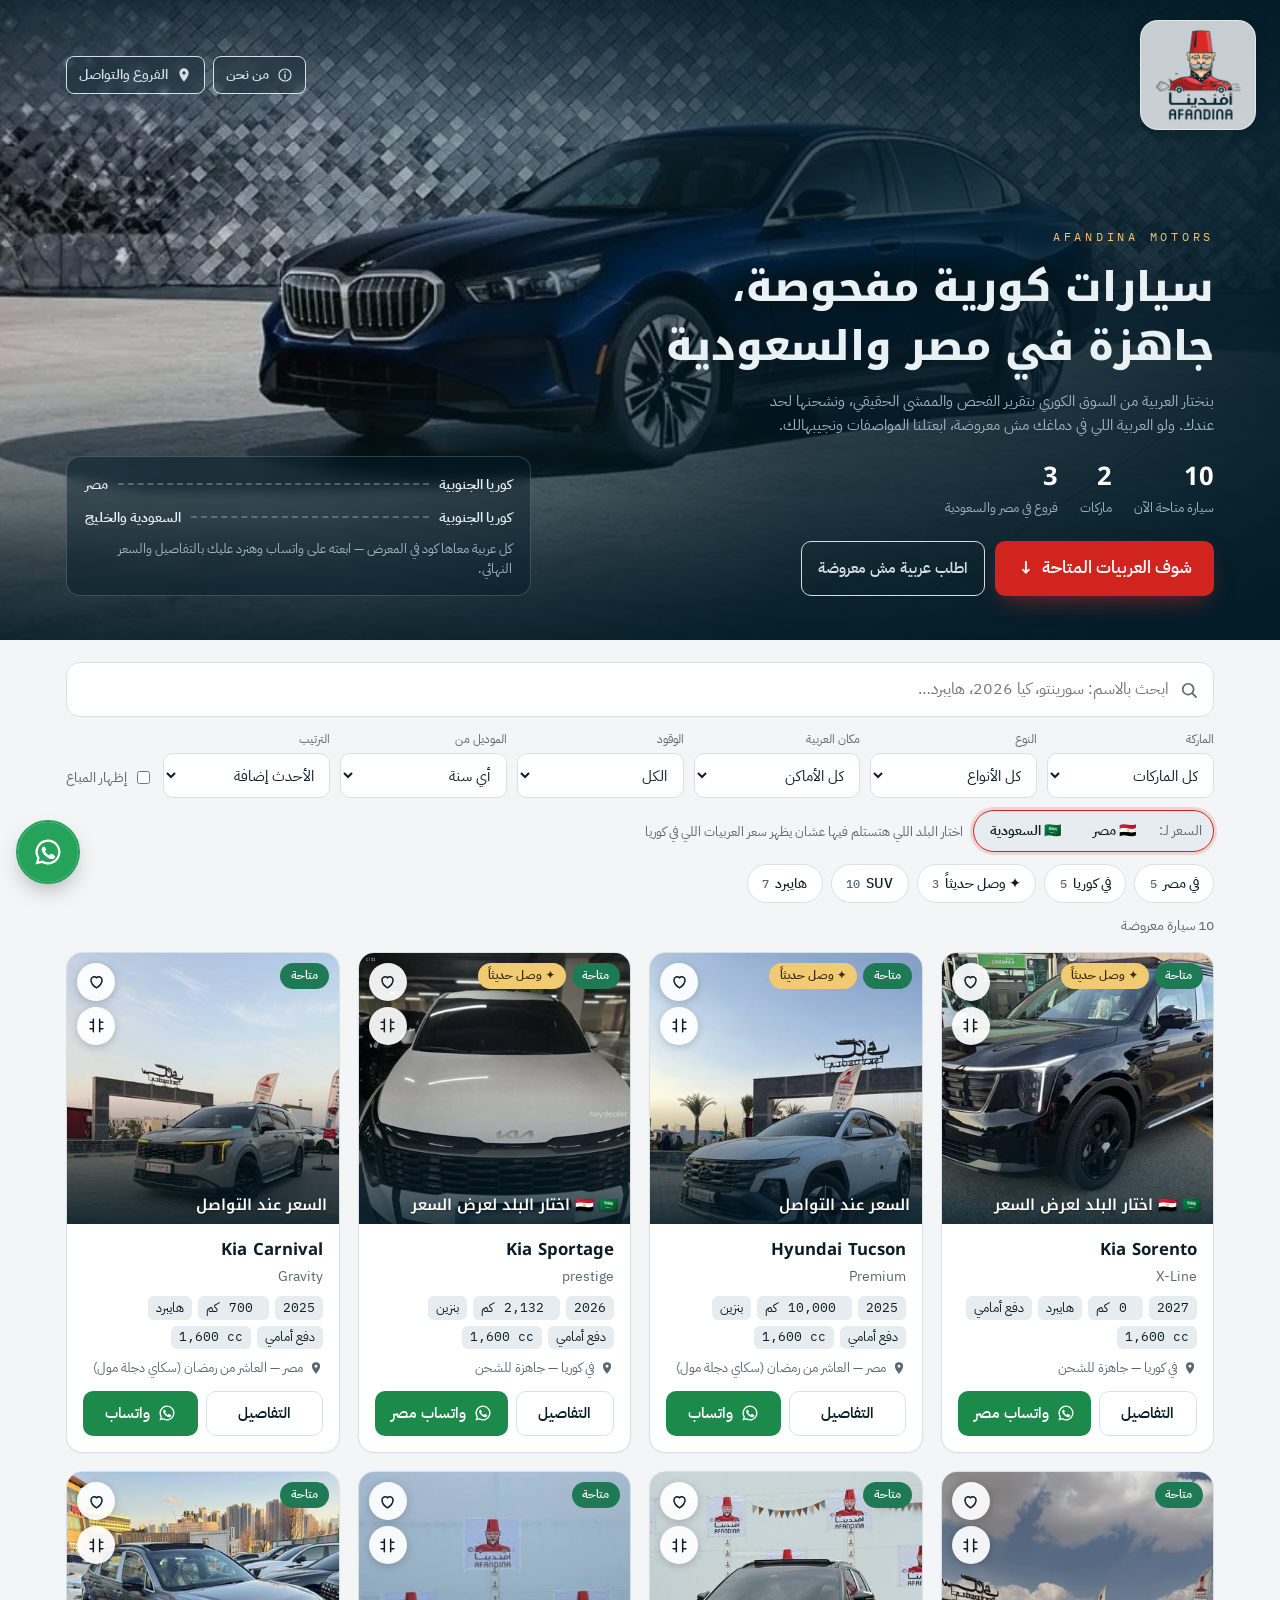
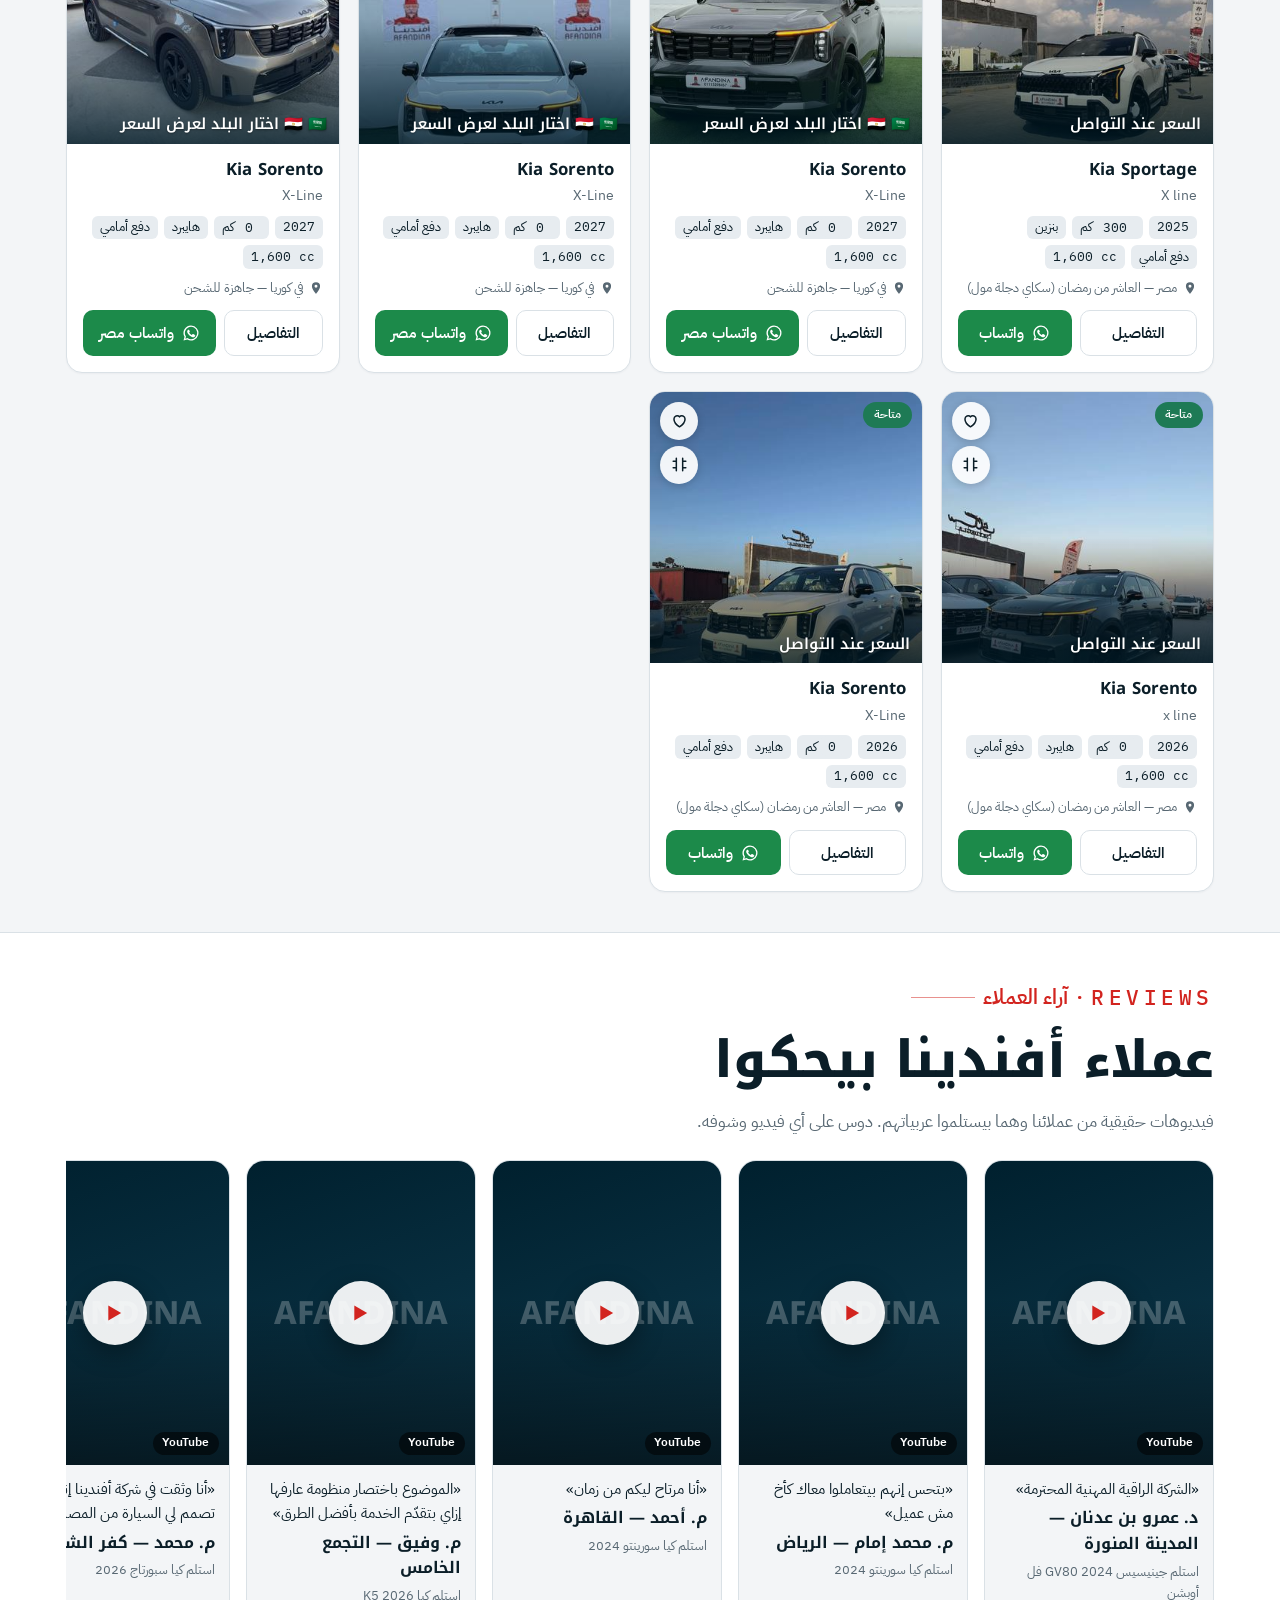
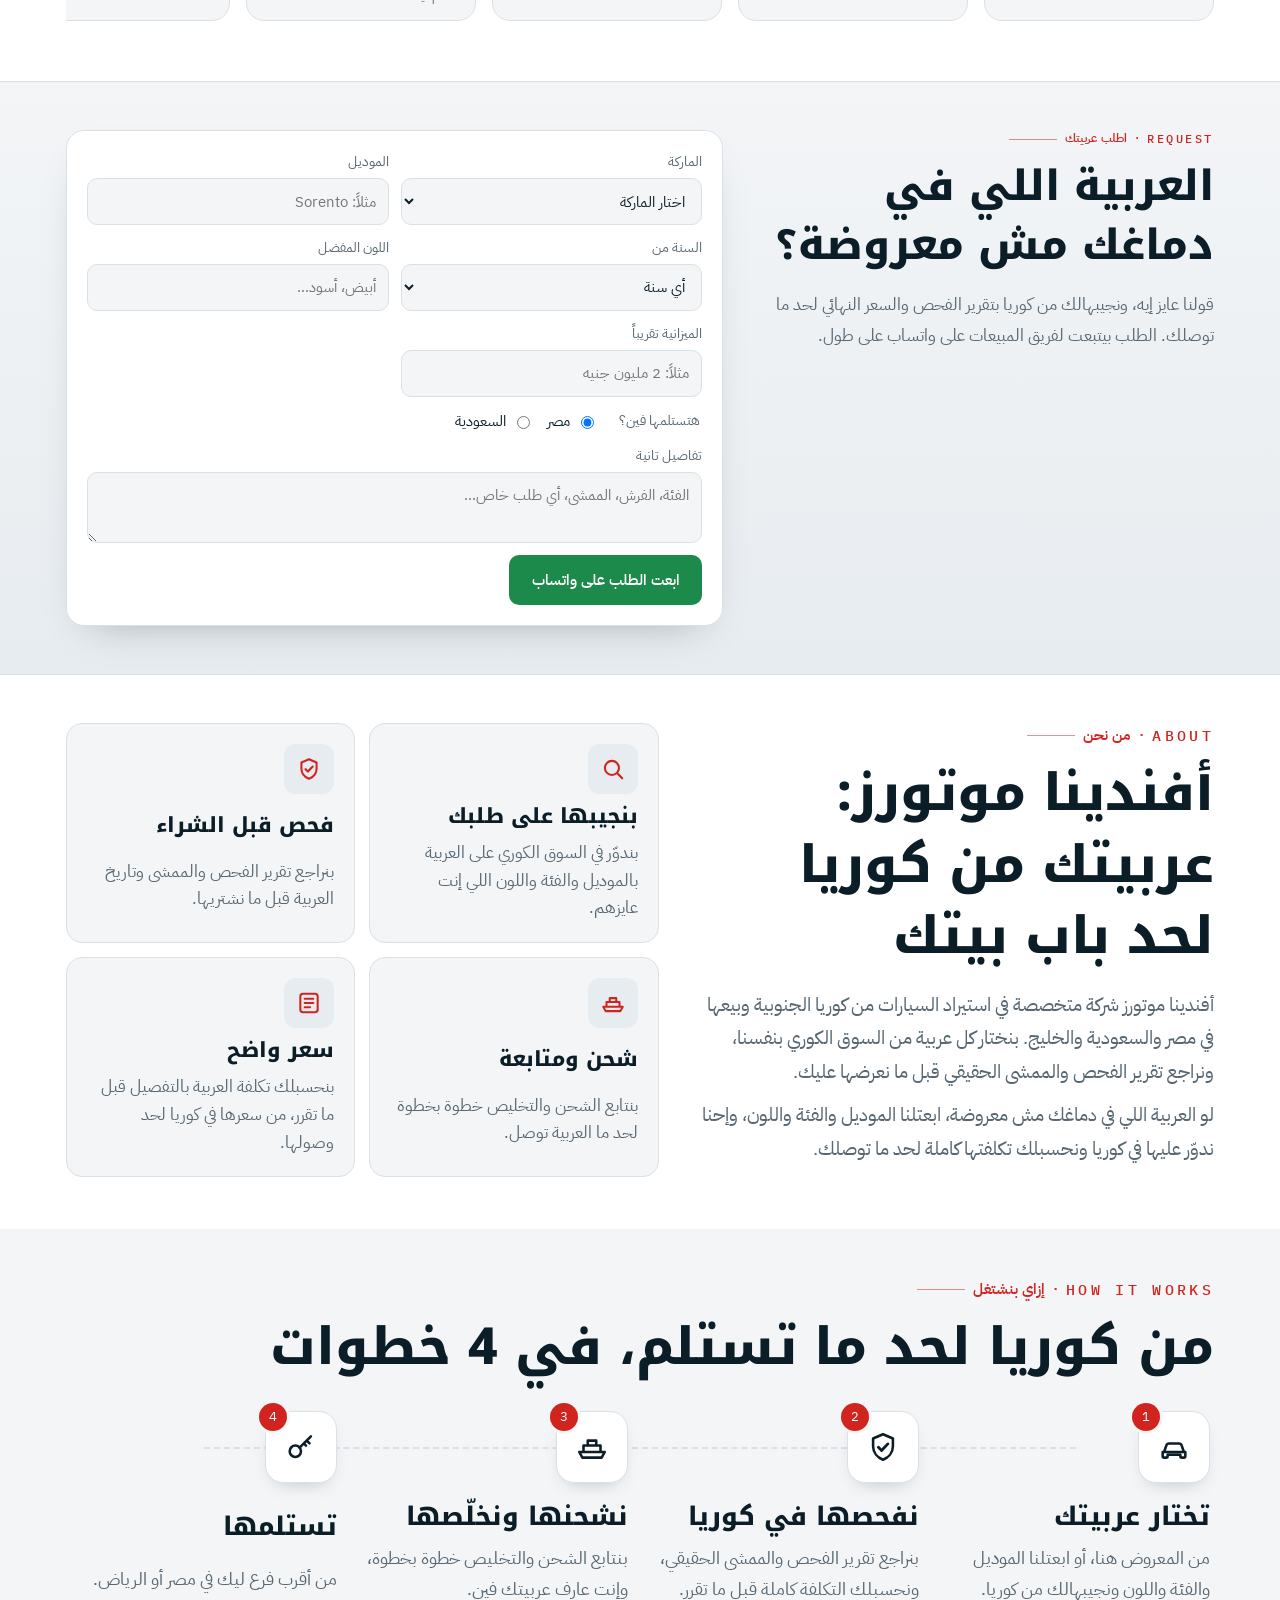
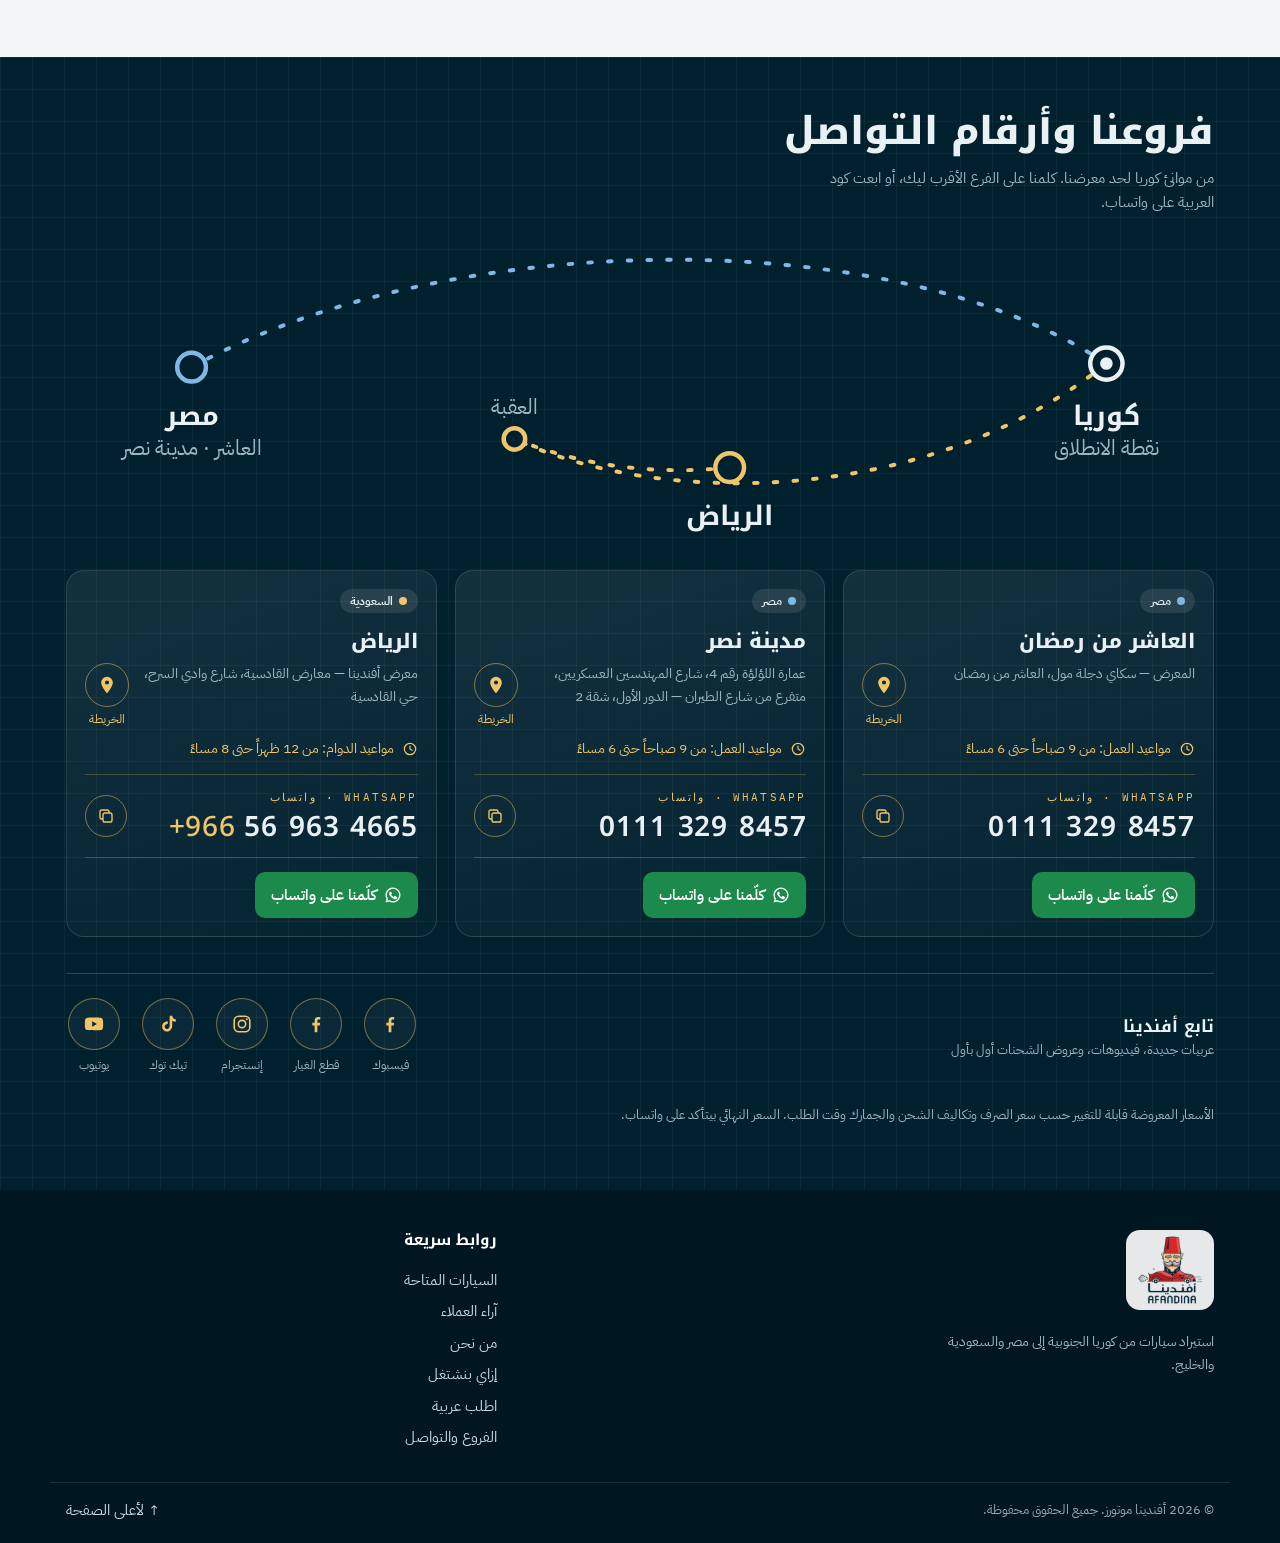
<file: index.html>
<!doctype html><html lang="ar" dir="rtl"><head><meta charset="utf-8"><meta name="viewport" content="width=device-width,initial-scale=1,viewport-fit=cover"><meta name="description" content="معرض أفندينا موتورز: سيارات كورية مفحوصة متاحة في مصر والسعودية — كيا، هيونداي، جينيسيس وغيرها. تواصل على واتساب."><meta property="og:title" content="أفندينا موتورز — معرض السيارات"><meta property="og:description" content="معرض أفندينا موتورز: سيارات كورية مفحوصة متاحة في مصر والسعودية — كيا، هيونداي، جينيسيس وغيرها. تواصل على واتساب."><meta property="og:image" content="https://afandinacars.com/assets/og-cover.jpg"><meta property="og:image:width" content="1200"><meta property="og:image:height" content="630"><meta property="og:type" content="website"><meta property="og:url" content="https://afandinacars.com/"><meta name="twitter:card" content="summary_large_image"><meta name="twitter:image" content="https://afandinacars.com/assets/og-cover.jpg"><meta name="theme-color" content="#002838"><link rel="apple-touch-icon" href="assets/apple-touch-icon.png"><link rel="manifest" href="manifest.webmanifest"><meta name="apple-mobile-web-app-capable" content="yes"><meta name="mobile-web-app-capable" content="yes"><meta name="apple-mobile-web-app-title" content="أفندينا"><base href="/"><title>أفندينا موتورز | سيارات كورية مفحوصة في مصر والسعودية</title><link rel="canonical" href="https://afandinacars.com/"><meta name="google-site-verification" content="xJOs4wAqrjDSPvfuxRlrdN_bTEex_lm_G-FJCN1y9n0"><meta name="google-site-verification" content="nUfveMpW1XCtvaza4jiRvvQbSfW8YXLcH7AOXUxS6VM"><link rel="icon" href="assets/logo.png"><link rel="preconnect" href="https://fonts.googleapis.com"><link rel="preconnect" href="https://fonts.gstatic.com" crossorigin><link rel="preload" as="image" href="assets/hero-bmw.webp" fetchpriority="high"><link rel="preload" as="image" href="assets/logo-t.webp"><link rel="stylesheet" href="https://fonts.googleapis.com/css2?family=Noto+Kufi+Arabic:wght@500;700;800&family=IBM+Plex+Sans+Arabic:wght@400;500;600&family=IBM+Plex+Mono:wght@500&display=swap"><style>:root{color-scheme:light;padding-top:env(safe-area-inset-top,0px);padding-bottom:env(safe-area-inset-bottom,0px)}body{margin:0;font:14px/1.5 system-ui,-apple-system,sans-serif}img{max-width:100%}[hidden]{display:none!important}</style><script defer src="https://static.cloudflareinsights.com/beacon.min.js" data-cf-beacon='{"token": "a8d65ec403f14ea3a96d7f4250d69be2"}'></script><script type="application/ld+json">{"@context": "https://schema.org", "@graph": [{"@type": "AutoDealer", "name": "أفندينا موتورز — AFANDINA MOTORS", "url": "https://afandinacars.com/", "logo": "https://afandinacars.com/assets/logo.png", "image": "https://afandinacars.com/assets/og-cover.jpg", "telephone": ["+201113298457", "+966569634665"], "address": [{"@type": "PostalAddress", "streetAddress": "سكاي دجلة مول", "addressLocality": "العاشر من رمضان", "addressCountry": "EG"}, {"@type": "PostalAddress", "streetAddress": "عمارة اللؤلؤة رقم 4، شارع المهندسين العسكريين، متفرع من شارع الطيران", "addressLocality": "مدينة نصر، القاهرة", "addressCountry": "EG"}, {"@type": "PostalAddress", "streetAddress": "معارض القادسية، شارع وادي السرح", "addressLocality": "الرياض", "addressCountry": "SA"}], "sameAs": ["https://www.facebook.com/share/1DxkQSqzT5/", "https://www.instagram.com/afandina.motors", "https://www.tiktok.com/@afandinamotors2024", "https://youtube.com/@afandinamotors"]}, {"@type": "ItemList", "name": "السيارات المتاحة", "itemListElement": [{"@type": "ListItem", "position": 1, "item": {"@type": "Car", "name": "Kia Sorento X-Line 2026", "brand": {"@type": "Brand", "name": "Kia"}, "model": "Sorento", "image": "https://afandinacars.com/assets/cars/19da50f18d264801ad50d835901597af.jpg", "url": "https://afandinacars.com/car/sorento-2026-white/", "offers": {"@type": "Offer", "availability": "https://schema.org/InStock", "url": "https://afandinacars.com/car/sorento-2026-white/"}, "vehicleModelDate": "2026", "color": "أبيض", "mileageFromOdometer": {"@type": "QuantitativeValue", "value": 0, "unitCode": "KMT"}}}, {"@type": "ListItem", "position": 2, "item": {"@type": "Car", "name": "Kia Sorento x line 2026", "brand": {"@type": "Brand", "name": "Kia"}, "model": "Sorento", "image": "https://afandinacars.com/assets/cars/43ab95d44a27b2aa62948ddee682f586.jpg", "url": "https://afandinacars.com/car/sorento-2026-green/", "offers": {"@type": "Offer", "availability": "https://schema.org/InStock", "url": "https://afandinacars.com/car/sorento-2026-green/"}, "vehicleModelDate": "2026", "color": "أخضر زيتي", "mileageFromOdometer": {"@type": "QuantitativeValue", "value": 0, "unitCode": "KMT"}}}, {"@type": "ListItem", "position": 3, "item": {"@type": "Car", "name": "Kia Sorento X-Line 2027", "brand": {"@type": "Brand", "name": "Kia"}, "model": "Sorento", "image": "https://afandinacars.com/assets/cars/a86e667fb2fdc34e46c632fde44c3a81.jpg", "url": "https://afandinacars.com/car/sorento-2026-gray/", "offers": {"@type": "Offer", "availability": "https://schema.org/InStock", "url": "https://afandinacars.com/car/sorento-2026-gray/", "price": 49257, "priceCurrency": "USD"}, "vehicleModelDate": "2027", "color": "عسلي (بركاني)", "mileageFromOdometer": {"@type": "QuantitativeValue", "value": 0, "unitCode": "KMT"}}}, {"@type": "ListItem", "position": 4, "item": {"@type": "Car", "name": "Kia Sorento X-Line 2027", "brand": {"@type": "Brand", "name": "Kia"}, "model": "Sorento", "image": "https://afandinacars.com/assets/cars/6d159d51b17b4562d4817f9e1289bab8.jpg", "url": "https://afandinacars.com/car/sorento-white-kr/", "offers": {"@type": "Offer", "availability": "https://schema.org/InStock", "url": "https://afandinacars.com/car/sorento-white-kr/", "price": 49257, "priceCurrency": "USD"}, "vehicleModelDate": "2027", "color": "أبيض", "mileageFromOdometer": {"@type": "QuantitativeValue", "value": 0, "unitCode": "KMT"}}}, {"@type": "ListItem", "position": 5, "item": {"@type": "Car", "name": "Kia Sorento X-Line 2027", "brand": {"@type": "Brand", "name": "Kia"}, "model": "Sorento", "image": "https://afandinacars.com/assets/cars/558a85103786271a51598d8d62f4f57d.jpg", "url": "https://afandinacars.com/car/sorento-darkgray-kr/", "offers": {"@type": "Offer", "availability": "https://schema.org/InStock", "url": "https://afandinacars.com/car/sorento-darkgray-kr/", "price": 49257, "priceCurrency": "USD"}, "vehicleModelDate": "2027", "color": "رمادي غامق", "mileageFromOdometer": {"@type": "QuantitativeValue", "value": 0, "unitCode": "KMT"}}}, {"@type": "ListItem", "position": 6, "item": {"@type": "Car", "name": "Kia Sportage X line 2025", "brand": {"@type": "Brand", "name": "Kia"}, "model": "Sportage", "image": "https://afandinacars.com/assets/cars/68e7fed8c5e02b10b0b34c352cf46ee2.jpg", "url": "https://afandinacars.com/car/cmwzigs07/", "offers": {"@type": "Offer", "availability": "https://schema.org/InStock", "url": "https://afandinacars.com/car/cmwzigs07/"}, "vehicleModelDate": "2025", "color": "أبيض", "mileageFromOdometer": {"@type": "QuantitativeValue", "value": 300, "unitCode": "KMT"}}}, {"@type": "ListItem", "position": 7, "item": {"@type": "Car", "name": "Kia Carnival Gravity 2025", "brand": {"@type": "Brand", "name": "Kia"}, "model": "Carnival", "image": "https://afandinacars.com/assets/cars/959f0ff72359bf7a8cbfa4af25c9d841.jpg", "url": "https://afandinacars.com/car/cmwzir54k/", "offers": {"@type": "Offer", "availability": "https://schema.org/InStock", "url": "https://afandinacars.com/car/cmwzir54k/"}, "vehicleModelDate": "2025", "color": "أسمنتي", "mileageFromOdometer": {"@type": "QuantitativeValue", "value": 700, "unitCode": "KMT"}}}, {"@type": "ListItem", "position": 8, "item": {"@type": "Car", "name": "Kia Sportage prestige 2026", "brand": {"@type": "Brand", "name": "Kia"}, "model": "Sportage", "image": "https://afandinacars.com/assets/cars/22b5851de670694fd4d35c2cf19e1611.jpg", "url": "https://afandinacars.com/car/sportage-white-kr/", "offers": {"@type": "Offer", "availability": "https://schema.org/InStock", "url": "https://afandinacars.com/car/sportage-white-kr/", "price": 29467, "priceCurrency": "USD"}, "vehicleModelDate": "2026", "color": "أبيض", "mileageFromOdometer": {"@type": "QuantitativeValue", "value": 2132, "unitCode": "KMT"}}}, {"@type": "ListItem", "position": 9, "item": {"@type": "Car", "name": "Hyundai Tucson Premium 2025", "brand": {"@type": "Brand", "name": "Hyundai"}, "model": "Tucson", "image": "https://afandinacars.com/assets/cars/b63b3b4a2818caf459188e6f39980def.jpg", "url": "https://afandinacars.com/car/cmx0eocx0/", "offers": {"@type": "Offer", "availability": "https://schema.org/InStock", "url": "https://afandinacars.com/car/cmx0eocx0/"}, "vehicleModelDate": "2025", "color": "أبيض", "mileageFromOdometer": {"@type": "QuantitativeValue", "value": 10000, "unitCode": "KMT"}}}, {"@type": "ListItem", "position": 10, "item": {"@type": "Car", "name": "Kia Sorento X-Line 2027", "brand": {"@type": "Brand", "name": "Kia"}, "model": "Sorento", "image": "https://afandinacars.com/assets/cars/d8212dd53fa903e6a57ca1b2ecae90d6.jpg", "url": "https://afandinacars.com/car/sorento-black-kr/", "offers": {"@type": "Offer", "availability": "https://schema.org/InStock", "url": "https://afandinacars.com/car/sorento-black-kr/", "price": 50779, "priceCurrency": "USD"}, "vehicleModelDate": "2027", "color": "أسود", "mileageFromOdometer": {"@type": "QuantitativeValue", "value": 0, "unitCode": "KMT"}}}]}]}</script></head><body><title>معرض أفندينا موتورز</title>
<meta name="claude:viewport-fit-sides" content="cover">

<style id="page-style">
/* Layout: a dark showroom band on top, then a filterable grid of car cards; details and admin open as dialogs */
:root{
  --bg:#F3F5F7; --surface:#FFFFFF; --ink:#0B1E28; --muted:#586873; --line:#DAE1E6;
  --accent:#D2241F; --accent-ink:#FFFFFF; --ok:#1E7A55; --brass:#9C7020; --sold:#66737C; --wa:#1C8A4A;
  --hero-bg:#00202E; --hero-gold:#F0C56A; --hero-ink:#EAF1F4; --hero-muted:#9DB6C2; --chip:#E7ECF0;
  --f-display:"Noto Kufi Arabic","IBM Plex Sans Arabic",system-ui,sans-serif;
  --f-body:"IBM Plex Sans Arabic",system-ui,"Segoe UI",Tahoma,sans-serif;
  --f-mono:"IBM Plex Mono",ui-monospace,Menlo,Consolas,monospace;
}
@media (prefers-color-scheme:dark){:root:not([data-theme="light"]){
  --bg:#0A131A; --surface:#111D25; --ink:#E5ECF0; --muted:#97A6AF; --line:#21303A;
  --accent:#EF5049; --accent-ink:#FFFFFF; --ok:#3DB58A; --brass:#D6A84A; --sold:#8C979E; --wa:#3CC47A;
  --hero-bg:#001A26; --hero-gold:#F0C56A; --hero-ink:#EAF1F4; --hero-muted:#8FAAB7; --chip:#192731; color-scheme:dark}}
:root[data-theme="dark"]{
  --bg:#0A131A; --surface:#111D25; --ink:#E5ECF0; --muted:#97A6AF; --line:#21303A;
  --accent:#EF5049; --accent-ink:#FFFFFF; --ok:#3DB58A; --brass:#D6A84A; --sold:#8C979E; --wa:#3CC47A;
  --hero-bg:#001A26; --hero-gold:#F0C56A; --hero-ink:#EAF1F4; --hero-muted:#8FAAB7; --chip:#192731; color-scheme:dark}
body{background:var(--bg);color:var(--ink);font-family:var(--f-body);font-size:15px;line-height:1.6}
*{box-sizing:border-box}
.wrap{max-width:1180px;margin-inline:auto;padding-left:max(16px,env(safe-area-inset-left,0px));padding-right:max(16px,env(safe-area-inset-right,0px))}
h1,h2,h3{font-family:var(--f-display);text-wrap:balance;margin:0;line-height:1.4}
button,input,select,textarea{font:inherit;color:inherit}
:focus-visible{outline:2px solid var(--accent);outline-offset:2px}
.num{font-family:var(--f-mono);font-variant-numeric:tabular-nums;direction:ltr;unicode-bidi:isolate}

/* hero */
.hero{background:var(--hero-bg);color:var(--hero-ink);position:relative;overflow:hidden;isolation:isolate;padding-top:1.25rem;padding-bottom:2.75rem;min-height:min(78vh,640px);display:flex;flex-direction:column}
.hero>.wrap{position:relative;z-index:2;width:100%;flex:1;display:flex;flex-direction:column}
.hero .hero-grid{margin-top:auto;padding-top:3rem}
.hero-slides{position:absolute;inset:0;z-index:0}
.hero-slides img{position:absolute;inset:0;width:100%;height:100%;max-width:none;object-fit:cover;opacity:0}
.hero-slides img:first-child{opacity:1}
.hero::after{content:"";position:absolute;inset:0;z-index:1;background:linear-gradient(270deg,rgba(0,26,38,.92) 0%,rgba(0,26,38,.72) 38%,rgba(0,26,38,.18) 75%,rgba(0,26,38,.05) 100%),linear-gradient(0deg,rgba(0,26,38,.85) 0%,rgba(0,26,38,0) 45%),linear-gradient(180deg,rgba(0,26,38,.55) 0%,rgba(0,26,38,0) 22%)}
@media (max-width:760px){.hero{min-height:0}.hero::after{background:linear-gradient(0deg,rgba(0,26,38,.95) 0%,rgba(0,26,38,.78) 55%,rgba(0,26,38,.35) 100%)}.hero .hero-grid{padding-top:9rem}}
@media (prefers-reduced-motion:no-preference){
  .hero-slides img{animation:slide 24s infinite;}
  .hero-slides img:nth-child(2){animation-delay:6s}
  .hero-slides img:nth-child(3){animation-delay:12s}
  .hero-slides img:nth-child(4){animation-delay:18s}
  .hero-slides img:first-child{opacity:1;animation-name:slide-first}
  @keyframes slide-first{0%{opacity:1;transform:scale(1.03)}25%{opacity:1}31%{opacity:0;transform:scale(1)}95%{opacity:0}100%{opacity:1;transform:scale(1.06)}}
  @keyframes slide{0%{opacity:0;transform:scale(1.06)}5%{opacity:1}25%{opacity:1}31%{opacity:0;transform:scale(1)}100%{opacity:0}}
}
.topbar{display:flex;align-items:center;justify-content:space-between;gap:12px;flex-wrap:wrap}
.brand{display:block;background:rgba(255,255,255,.78);-webkit-backdrop-filter:blur(10px) saturate(1.2);backdrop-filter:blur(10px) saturate(1.2);border:1px solid rgba(255,255,255,.55);border-radius:18px;padding:6px 12px;line-height:0;box-shadow:0 4px 18px rgba(0,0,0,.12)}
.brand img{display:block;height:96px;width:auto;max-width:100%}
.brand{margin-inline-start:-8px}
@media (min-width:1212px){.brand{margin-inline-start:calc((1180px - 100vw) / 2 + 8px)}}
@media (max-width:420px){.brand img{height:76px}}
.hero-grid{display:grid;grid-template-columns:1.4fr 1fr;gap:32px;align-items:end;margin-top:2.25rem}
.hero h1{font-size:clamp(1.6rem,4vw,2.55rem);font-weight:800;line-height:1.45}
.hero-eyebrow{font-family:var(--f-mono);font-size:.78rem;letter-spacing:.3em;color:var(--hero-gold);margin-bottom:.7rem;direction:ltr;text-align:right}
.hero p{color:var(--hero-muted);max-width:52ch;margin:.75rem 0 0}
.route{border:1px solid rgba(255,255,255,.18);background:rgba(0,26,38,.45);backdrop-filter:blur(6px);-webkit-backdrop-filter:blur(6px);border-radius:14px;padding:16px 18px;display:grid;gap:10px}
.route-row{display:flex;align-items:center;gap:10px;font-size:.9rem}
.route-row .city{font-weight:600;white-space:nowrap}
.route-row .dash{flex:1;border-top:2px dashed rgba(255,255,255,.25);min-width:20px}
.route small{color:var(--hero-muted)}
.stat{display:flex;gap:22px;flex-wrap:wrap;margin-top:1.25rem}
.stat div{display:flex;flex-direction:column}
.stat b{font-family:var(--f-display);font-size:1.6rem;font-weight:700;color:#fff;font-variant-numeric:tabular-nums}
.stat span{color:var(--hero-muted);font-size:.82rem}
.cta-row{display:flex;gap:10px;flex-wrap:wrap;margin-top:1.4rem}
.btn{display:inline-flex;align-items:center;justify-content:center;gap:8px;border:0;border-radius:10px;padding:.6rem 1rem;font-weight:600;cursor:pointer;text-decoration:none;white-space:nowrap}
.btn-wa{background:var(--wa);color:#fff}
.btn-ghost{background:transparent;color:inherit;border:1px solid currentColor;opacity:.9}
.btn-accent{background:var(--accent);color:var(--accent-ink)}
.btn-line{background:var(--surface);color:var(--ink);border:1px solid var(--line)}
.btn-danger{background:transparent;color:var(--sold);border:1px solid var(--sold)}
.btn-sm{padding:.4rem .75rem;font-size:.88rem;border-radius:8px}
.hero-main{padding:.8rem 1.4rem;font-size:1.05rem;box-shadow:0 10px 26px -10px rgba(210,36,31,.7)}
.hero-arrow{display:inline-block;font-size:1.1em}
@media (prefers-reduced-motion:no-preference){.hero-arrow{animation:nudge 1.8s ease-in-out infinite}@keyframes nudge{0%,100%{transform:translateY(0)}50%{transform:translateY(4px)}}}
.btn svg{width:18px;height:18px;flex:none}

/* filters */
.finder{display:grid;gap:12px;padding-block:1.4rem .6rem}
.finder>*{min-width:0}
.search-row{display:flex;gap:10px;align-items:stretch;min-width:0}
.search-box input{width:100%}
.search-box{flex:1;min-width:0;display:flex;align-items:center;gap:10px;background:var(--surface);border:1px solid var(--line);border-radius:14px;padding:0 14px;transition:border-color .2s ease,box-shadow .2s ease}
.search-box:focus-within{border-color:var(--accent);box-shadow:0 0 0 3px color-mix(in srgb,var(--accent) 18%,transparent)}
.search-box svg{width:20px;height:20px;color:var(--muted);flex:none}
.search-box input{flex:1;min-width:0;border:0;background:transparent;padding:.85rem 0;font-size:1rem;outline:none}
.filter-toggle{border-radius:14px;padding-inline:1.1rem;display:none}
.filter-toggle svg{width:18px;height:18px}
.f-count{background:var(--accent);color:var(--accent-ink);border-radius:999px;min-width:20px;height:20px;font-size:.75rem;display:grid;place-items:center;padding:0 6px}
.f-panel{display:grid;grid-template-columns:repeat(6,minmax(0,1fr)) auto;gap:10px;align-items:end}
.f-field{display:flex;flex-direction:column;gap:4px;font-size:.78rem;color:var(--muted);min-width:0}
.f-field select{background:var(--surface);border:1px solid var(--line);border-radius:10px;padding:.6rem .7rem;min-width:0;width:100%;color:var(--ink);font-size:.92rem}
.check{display:flex;align-items:center;gap:6px;font-size:.9rem;color:var(--muted);cursor:pointer;white-space:nowrap;padding-bottom:.6rem}
.chips{display:flex;gap:6px;flex-wrap:wrap}
.chip{display:inline-flex;align-items:center;gap:6px;background:var(--chip);border:1px solid var(--line);border-radius:999px;padding:.2rem .4rem .2rem .7rem;font-size:.82rem;color:var(--ink);cursor:pointer}
.chip b{font-weight:400;color:var(--muted)}
.chip span{width:18px;height:18px;border-radius:50%;display:grid;place-items:center;background:var(--surface);font-size:.8rem}
.chip.clear{background:transparent;color:var(--accent);border-color:transparent}
@media (max-width:1000px){.f-panel{grid-template-columns:repeat(3,minmax(0,1fr))}.check{padding-bottom:0}}
@media (max-width:640px){
  .filter-toggle{display:inline-flex}
  .f-panel{grid-template-columns:repeat(2,minmax(0,1fr));background:var(--surface);border:1px solid var(--line);border-radius:14px;padding:12px}
  .f-panel:not(.open){display:none}
}
/* favorites + compare on cards */
.card-tools{position:absolute;top:10px;inset-inline-end:10px;z-index:2;display:flex;flex-direction:column;gap:6px}
.tool{width:38px;height:38px;border-radius:50%;border:0;background:rgba(255,255,255,.92);color:#0B1E28;display:grid;place-items:center;cursor:pointer;box-shadow:0 2px 8px rgba(0,0,0,.18);transition:transform .15s ease,background .15s ease}
.tool:hover{transform:scale(1.08)}
.tool svg{width:19px;height:19px}
.tool[aria-pressed="true"].fav{color:#E0342C}
.tool[aria-pressed="true"].cmp{background:var(--accent);color:var(--accent-ink)}
.card{position:relative}
.cmp-bar{position:fixed;z-index:45;inset-inline:0;bottom:0;padding-bottom:env(safe-area-inset-bottom,0px);background:var(--hero-bg);color:var(--hero-ink);box-shadow:0 -10px 30px rgba(0,0,0,.25)}
.cmp-inner{max-width:1180px;margin-inline:auto;display:flex;align-items:center;justify-content:space-between;gap:12px;flex-wrap:wrap;padding:12px max(16px,env(safe-area-inset-left,0px)) 12px max(16px,env(safe-area-inset-right,0px))}
.cmp-actions{display:flex;gap:8px}
body:has(#cmpBar:not([hidden])) .fab{bottom:calc(86px + env(safe-area-inset-bottom,0px))}
.cmp-table-wrap{overflow-x:auto}
.cmp-table{width:100%;border-collapse:collapse;min-width:520px}
.cmp-table th,.cmp-table td{padding:.6rem .7rem;border-bottom:1px solid var(--line);text-align:start;vertical-align:top;font-size:.92rem}
.cmp-table thead th{vertical-align:bottom}
.cmp-table th[scope=row]{color:var(--muted);font-weight:500;white-space:nowrap;width:1%}
.cmp-table img{width:100%;max-width:220px;aspect-ratio:4/3;object-fit:cover;border-radius:10px;display:block;margin-bottom:6px}
.cmp-table .diff td{background:color-mix(in srgb,var(--accent) 6%,transparent)}
.d-tools{display:flex;gap:8px;flex-wrap:wrap;margin-top:10px}
.d-tools .btn[aria-pressed="true"]{border-color:var(--accent);color:var(--accent)}
.result-line{color:var(--muted);font-size:.9rem;padding-bottom:.9rem;display:flex;justify-content:space-between;align-items:center;gap:8px;flex-wrap:wrap}

/* grid */
.grid{display:grid;grid-template-columns:repeat(auto-fill,minmax(270px,1fr));gap:18px;padding-bottom:2.5rem}
.card{background:var(--surface);border:1px solid var(--line);border-radius:16px;overflow:hidden;display:flex;flex-direction:column;min-width:0;box-shadow:0 1px 2px rgba(11,30,40,.04);transition:box-shadow .3s ease,border-color .3s ease,transform .3s ease}
.card:hover{box-shadow:0 18px 40px -18px rgba(11,30,40,.35);border-color:transparent}
.ph-link{display:block;border:0;padding:0;background:none;cursor:pointer;width:100%;text-align:inherit;color:inherit}
.ph img{transition:transform .6s cubic-bezier(.2,.7,.2,1)}
.card:hover .ph img{transform:scale(1.06)}
.ph::after{content:"";position:absolute;inset:auto 0 0 0;height:46%;background:linear-gradient(0deg,rgba(0,26,38,.82),rgba(0,26,38,0));pointer-events:none}
.ph-price{position:absolute;bottom:10px;inset-inline-start:12px;inset-inline-end:12px;z-index:1;display:flex;align-items:baseline;gap:6px;color:#fff;font-family:var(--f-display);font-weight:700;font-size:1.2rem;line-height:1.2;text-shadow:0 1px 2px rgba(0,0,0,.35)}
.ph-price .num{color:#F1CB72}
.ph-price small{font-family:var(--f-body);font-weight:500;font-size:.78rem;color:rgba(255,255,255,.85)}
.ph-price.ask{font-size:.95rem;font-weight:600}
.badges{z-index:1}
.ph{aspect-ratio:4/3;max-width:100%;background:var(--chip);position:relative;display:grid;place-items:center;color:var(--muted);overflow:hidden}
.ph img{width:100%;height:100%;object-fit:cover;object-position:50% 72%;display:block}
.ph{aspect-ratio:1/1}
.ph svg.sil{width:70%;height:auto;opacity:.55}
.badges{position:absolute;top:10px;inset-inline-start:10px;display:flex;gap:6px;flex-wrap:wrap}
.badge{font-size:.75rem;font-weight:600;border-radius:999px;padding:.15rem .6rem;background:var(--surface);color:var(--ink);border:1px solid var(--line)}
.badge.av{background:var(--ok);color:#fff;border-color:transparent}
.badge.rs{background:var(--brass);color:#fff;border-color:transparent}
.badge.sd{background:var(--sold);color:#fff;border-color:transparent}
.badge.ex{background:transparent;border-style:dashed}
.badge.nw{background:#F1CB72;color:#3A2A05;border-color:transparent}
.ph .badge.ex{background:var(--surface)}
.card-body{padding:14px 16px 16px;display:flex;flex-direction:column;gap:8px;flex:1}
.card h3{font-size:1.05rem;font-weight:700}
.trim{color:var(--muted);font-size:.88rem;margin-top:-4px}
.specs{display:flex;flex-wrap:wrap;gap:6px}
.specs span{background:var(--chip);border-radius:6px;padding:.1rem .5rem;font-size:.8rem}
.where{font-size:.84rem;color:var(--muted);display:flex;align-items:center;gap:6px}
.where svg{width:14px;height:14px;flex:none}
.price{font-family:var(--f-display);font-weight:700;font-size:1.1rem;margin-top:auto;padding-top:4px}
.price small{font-family:var(--f-body);font-weight:500;color:var(--muted);font-size:.8rem}
.card-actions{display:flex;gap:8px;margin-top:auto;padding-top:4px}
.card-actions .btn{flex:1}
.more-wrap{display:flex;justify-content:center;padding-bottom:2.5rem;margin-top:-1rem}
.more-btn{min-width:220px;padding-block:.8rem}
.empty{grid-column:1/-1;text-align:center;padding:3rem 1rem;color:var(--muted);border:1px dashed var(--line);border-radius:14px}

/* request */
.req{background:linear-gradient(180deg,var(--bg),var(--chip));border-top:1px solid var(--line);padding-block:3rem;scroll-margin-top:12px}
.req-grid{display:grid;grid-template-columns:.9fr 1.3fr;gap:36px;align-items:start}
.req-grid>*{min-width:0}
.req h2{font-size:clamp(1.8rem,4vw,2.6rem);font-weight:800;margin-top:.6rem}
.req-intro p{color:var(--muted);font-size:1.08rem;line-height:1.75;margin:.9rem 0 0;max-width:46ch}
.req-form{background:var(--surface);border:1px solid var(--line);border-radius:18px;padding:20px;display:grid;grid-template-columns:repeat(2,minmax(0,1fr));gap:12px;box-shadow:0 18px 40px -24px rgba(11,30,40,.35)}
.req-form label{display:flex;flex-direction:column;gap:5px;font-size:.85rem;color:var(--muted);min-width:0}
.req-form input,.req-form select,.req-form textarea{background:var(--bg);border:1px solid var(--line);border-radius:10px;padding:.65rem .75rem;color:var(--ink);min-width:0;width:100%;font-size:.95rem}
.req-form .wide{grid-column:1/-1}
.r-country{border:0;margin:0;padding:0;display:flex;gap:14px;align-items:center;flex-wrap:wrap;grid-column:1/-1}
.r-country legend{font-size:.85rem;color:var(--muted);float:inline-start;margin-inline-end:6px}
.r-country label{flex-direction:row;align-items:center;gap:6px;color:var(--ink);font-size:.95rem}
.r-country input{width:auto}
.req-foot{display:flex;align-items:center;gap:12px;flex-wrap:wrap}
.req-foot .btn{padding:.8rem 1.4rem}
#r-msg{font-size:.88rem;color:var(--sold)}
@media (max-width:820px){.req-grid{grid-template-columns:1fr;gap:20px}}
@media (max-width:440px){.req-form{grid-template-columns:1fr}}

/* about */
.top-links{display:flex;gap:8px;flex-wrap:wrap}
.top-links .btn{background:rgba(0,26,38,.35);-webkit-backdrop-filter:blur(6px);backdrop-filter:blur(6px)}
.top-links .btn svg{width:16px;height:16px}
html{scroll-behavior:smooth}
@media (prefers-reduced-motion:reduce){html{scroll-behavior:auto}}
.about{background:var(--surface);border-top:1px solid var(--line);padding-block:3rem 3.25rem;scroll-margin-top:12px}
.about-grid{display:grid;grid-template-columns:1fr 1.15fr;gap:40px;align-items:start}
.about-grid>*{min-width:0}
.eyebrow{font-size:.72rem;color:var(--accent);display:flex;align-items:center;gap:8px;flex-wrap:wrap;font-weight:600}
.eyebrow .en{font-family:var(--f-mono);letter-spacing:.22em;font-weight:500}
.eyebrow::after{content:"";height:1px;width:48px;background:currentColor;opacity:.5}
.about h2{font-size:clamp(2.1rem,5vw,3.2rem);font-weight:800;margin-top:.6rem}
.about .eyebrow{font-size:.95rem}
.about .lead{color:var(--muted);font-size:1.2rem;line-height:1.75;max-width:58ch;margin:1rem 0 0}
.about .lead+.lead{margin-top:.6rem}
.pillars{display:grid;grid-template-columns:repeat(2,minmax(0,1fr));gap:14px;list-style:none;margin:0;padding:0}
.pillar{border:1px solid var(--line);border-radius:16px;padding:20px;display:grid;gap:8px;background:var(--bg)}
.pillar .ic{width:50px;height:50px;border-radius:12px;display:grid;place-items:center;background:var(--chip);color:var(--accent)}
.pillar .ic svg{width:26px;height:26px}
.pillar h3{font-size:1.3rem;font-weight:800}
.pillar p{margin:0;color:var(--muted);font-size:1.05rem;line-height:1.65}
@media (max-width:760px){.about-grid{grid-template-columns:1fr;gap:24px}}
@media (max-width:440px){.pillars{grid-template-columns:1fr}}

/* steps */
.steps{background:var(--bg);padding-block:3rem 3.25rem;scroll-margin-top:12px}
.steps h2{font-size:clamp(2.1rem,5vw,3.2rem);font-weight:800;margin-top:.6rem}
.steps .eyebrow{font-size:.95rem}
.step-list{list-style:none;margin:1.75rem 0 0;padding:0;display:grid;grid-template-columns:repeat(4,minmax(0,1fr));gap:16px;counter-reset:none;position:relative}
.step-list::before{content:"";position:absolute;top:36px;inset-inline:12%;border-top:2px dashed var(--line);z-index:0}
.step{position:relative;z-index:1;display:grid;gap:8px;justify-items:start;padding:0 4px}
.step-n{position:absolute;top:-8px;inset-inline-start:54px;width:28px;height:28px;border-radius:50%;background:var(--accent);color:var(--accent-ink);font-family:var(--f-mono);font-size:.8rem;display:grid;place-items:center;box-shadow:0 0 0 3px var(--bg)}
.step-ic{width:72px;height:72px;border-radius:18px;background:var(--surface);border:1px solid var(--line);display:grid;place-items:center;color:var(--ink);box-shadow:0 8px 20px -12px rgba(11,30,40,.35)}
.step-ic svg{width:34px;height:34px}
.step h3{font-size:1.6rem;font-weight:800;margin-top:8px}
.step p{margin:0;color:var(--muted);font-size:1.15rem;line-height:1.7}
@media (max-width:860px){.step-list{grid-template-columns:repeat(2,minmax(0,1fr));row-gap:28px}.step-list::before{display:none}}
@media (max-width:440px){.step-list{grid-template-columns:1fr}}

/* footer */
.site-foot{background:#001620;color:#C9D8DF;padding-block:2.5rem 1.25rem;padding-bottom:calc(1.25rem + env(safe-area-inset-bottom,0px))}
.foot-grid{display:grid;grid-template-columns:1.6fr 1fr;gap:28px}
.foot-grid>*{min-width:0}
.foot-logo{display:inline-block;background:rgba(255,255,255,.9);border-radius:14px;padding:4px 10px;line-height:0}
.foot-logo img{height:72px;width:auto;display:block}
.foot-brand p{margin:.8rem 0 0;font-size:.9rem;max-width:36ch;color:#9DB6C2}
.site-foot h3{font-family:var(--f-display);font-size:.95rem;font-weight:700;color:#fff;margin-bottom:.6rem}
.foot-links,.foot-contact{display:flex;flex-direction:column;gap:8px;align-items:flex-start}
.site-foot a{color:#C9D8DF;text-decoration:none;font-size:.92rem}
.site-foot a:hover{color:#E2B85A}
.foot-contact bdi{font-family:var(--f-mono);font-variant-numeric:tabular-nums}
.foot-soc{display:flex;gap:8px;list-style:none;margin:8px 0 0;padding:0;flex-wrap:wrap}
.foot-soc a{width:36px;height:36px;border-radius:50%;display:grid;place-items:center;border:1px solid rgba(226,184,90,.4);color:#E2B85A}
.foot-soc a:hover{background:#E2B85A;color:#001620}
.foot-soc svg{width:17px;height:17px}
.foot-bottom{display:flex;justify-content:space-between;gap:12px;flex-wrap:wrap;border-top:1px solid rgba(255,255,255,.1);margin-top:2rem;padding-top:1rem;font-size:.82rem;color:#8FAAB7}
@media (max-width:560px){.foot-grid{grid-template-columns:1fr}}

/* floating whatsapp */
.fab{position:fixed;z-index:40;bottom:calc(18px + env(safe-area-inset-bottom,0px));inset-inline-end:max(18px,env(safe-area-inset-left,0px));display:flex;flex-direction:column;align-items:flex-end;gap:10px}
.fab-btn{width:60px;height:60px;border-radius:50%;border:0;background:#25A35A;color:#fff;display:grid;place-items:center;cursor:pointer;box-shadow:0 10px 26px -8px rgba(0,0,0,.45);transition:transform .2s ease}
.fab-btn:hover{transform:scale(1.06)}
.fab-btn svg{width:30px;height:30px}
@media (prefers-reduced-motion:no-preference){.fab-btn::before{content:"";position:absolute;width:60px;height:60px;border-radius:50%;border:2px solid #25A35A;animation:pulse 2.4s ease-out infinite;pointer-events:none}@keyframes pulse{0%{transform:scale(1);opacity:.7}100%{transform:scale(1.55);opacity:0}}}
.fab-menu{background:var(--surface);color:var(--ink);border:1px solid var(--line);border-radius:16px;box-shadow:0 18px 40px -12px rgba(0,0,0,.35);padding:10px;display:grid;gap:6px;min-width:220px}
.fab-title{font-size:.8rem;color:var(--muted);padding:2px 6px}
.fab-menu a{display:flex;justify-content:space-between;align-items:center;gap:12px;padding:10px 12px;border-radius:10px;text-decoration:none;color:var(--ink);background:var(--bg)}
.fab-menu a:hover{background:var(--chip)}
.fab-menu b{font-family:var(--f-display)}
body:has(dialog[open]) .fab{display:none}

/* branches */
.branches{scroll-margin-top:12px;background:var(--hero-bg);color:var(--hero-ink);position:relative;overflow:hidden;padding-block:3rem 3.25rem}
.branches::before{content:"";position:absolute;inset:0;background-image:linear-gradient(rgba(255,255,255,.045) 1px,transparent 1px),linear-gradient(90deg,rgba(255,255,255,.045) 1px,transparent 1px);background-size:32px 32px;pointer-events:none}
.branches .wrap{position:relative}
.br-head{display:flex;justify-content:space-between;align-items:end;gap:16px;flex-wrap:wrap}
.br-head h2{font-size:clamp(1.6rem,3.6vw,2.4rem);font-weight:800}
.br-head p{color:var(--hero-muted);margin:.4rem 0 0;max-width:46ch}
.route-map{margin-block:1.5rem 1.75rem;overflow-x:auto}
.route-map svg{display:block;width:100%;min-width:520px;height:auto}
.route-map .lbl{font-family:var(--f-display);font-weight:700;font-size:15px;fill:var(--hero-ink)}
.route-map .sub{font-family:var(--f-body);font-size:11.5px;fill:var(--hero-muted)}
.route-map .path{fill:none;stroke-width:2.2;stroke-linecap:round;stroke-dasharray:2 9}
.route-map .p-sa{stroke:var(--hero-gold)}
.route-map .p-eg{stroke:#7FB8E8}
.route-map .node{fill:var(--hero-bg);stroke-width:2.5}
@media (prefers-reduced-motion:no-preference){.route-map .path{animation:sail 1.6s linear infinite}@keyframes sail{to{stroke-dashoffset:-22}}}
.b-grid{display:grid;grid-template-columns:repeat(auto-fit,minmax(min(100%,300px),1fr));gap:18px}
.b-card{border:1px solid rgba(255,255,255,.12);border-radius:18px;padding:18px;display:grid;gap:14px;min-width:0}
.b-top{display:flex;align-items:center;justify-content:space-between;gap:10px}
.b-chip{font-size:.75rem;font-weight:600;padding:.15rem .65rem;border-radius:999px;background:rgba(255,255,255,.1);color:var(--hero-ink);display:inline-flex;align-items:center;gap:6px}
.b-chip i{width:8px;height:8px;border-radius:50%;display:inline-block}
.b-card h3{font-size:1.25rem;font-weight:800}
.b-card .area{color:var(--hero-muted);font-size:.88rem;margin-top:-10px}
.b-card{background:linear-gradient(160deg,rgba(255,255,255,.075),rgba(255,255,255,.015));transition:border-color .2s ease}
.b-card:hover{border-color:rgba(226,184,90,.45)}
.phone{display:flex;align-items:center;justify-content:space-between;gap:12px;padding-block:14px;border-block:1px solid rgba(226,184,90,.28)}
.ph-text{display:grid;gap:4px;min-width:0}
.ph-label{font-family:var(--f-mono);font-size:.68rem;letter-spacing:.2em;color:var(--hero-gold)}
.ph-num{font-family:var(--f-display);font-weight:600;font-size:clamp(1.4rem,3.2vw,1.75rem);line-height:1.15;direction:ltr;text-align:right;letter-spacing:.03em;white-space:nowrap;user-select:all;font-variant-numeric:tabular-nums}
.ph-num .cc{color:var(--hero-gold);font-weight:500;margin-inline-end:.3em}
.ph-copy{flex:none;width:42px;height:42px;border-radius:50%;border:1px solid rgba(226,184,90,.55);background:transparent;color:var(--hero-gold);display:grid;place-items:center;cursor:pointer;transition:background .2s ease}
.ph-copy:hover{background:rgba(226,184,90,.12)}
.ph-copy svg{width:18px;height:18px}
.ph-copy.ok{background:var(--hero-gold);color:var(--hero-bg)}
.b-actions .btn{flex:1;padding-block:.7rem}
.addr{display:flex;align-items:flex-start;justify-content:space-between;gap:14px;margin-top:-6px}
.addr .area{margin-top:0;min-width:0}
.map-btn{flex:none;display:flex;flex-direction:column;align-items:center;gap:4px;text-decoration:none;color:var(--hero-gold);font-size:.72rem}
.map-btn svg{width:20px;height:20px;box-sizing:content-box;padding:11px;border-radius:50%;border:1px solid rgba(226,184,90,.55);transition:background .2s ease,color .2s ease}
.map-btn:hover svg,.map-btn:focus-visible svg{background:var(--hero-gold);color:var(--hero-bg)}
.b-card .area{line-height:1.6}
.hours{display:flex;align-items:center;gap:8px;font-size:.88rem;color:var(--hero-gold);margin-top:-6px}
.hours svg{width:16px;height:16px;flex:none}
.social{margin-top:2.25rem;display:flex;align-items:center;justify-content:space-between;gap:16px 24px;flex-wrap:wrap;padding-top:1.5rem;border-top:1px solid rgba(226,184,90,.25)}
.social h3{font-family:var(--f-display);font-size:1.05rem;font-weight:700}
.social h3 small{display:block;font-family:var(--f-body);font-weight:400;font-size:.82rem;color:var(--hero-muted);margin-top:2px}
.soc-list{display:flex;gap:12px;flex-wrap:wrap;list-style:none;margin:0;padding:0}
.soc{--brand:var(--hero-gold);width:52px;height:52px;border-radius:50%;display:grid;place-items:center;color:var(--hero-gold);border:1px solid rgba(226,184,90,.5);background:rgba(255,255,255,.04);text-decoration:none;transition:background .2s ease,color .2s ease,border-color .2s ease,transform .2s ease}
.soc svg{width:22px;height:22px}
.soc-list{gap:14px 18px}
.soc-item{display:flex;flex-direction:column;align-items:center;gap:6px;text-decoration:none;color:var(--hero-muted);font-size:.76rem;min-width:56px}
.soc-item:hover .soc,.soc-item:focus-visible .soc{background:var(--brand);border-color:var(--brand);color:#fff;transform:translateY(-2px)}
.soc-item:hover .soc-cap,.soc-item:focus-visible .soc-cap{color:var(--hero-ink)}
.soc-cap{white-space:nowrap;transition:color .2s ease}
.foot{color:var(--hero-muted);font-size:.82rem;margin-top:1.75rem}

/* dialogs */
dialog{border:0;padding:0;border-radius:16px;background:var(--surface);color:var(--ink);width:min(860px,calc(100vw - 24px));max-height:calc(100dvh - 24px);overflow:auto}
dialog::backdrop{background:rgba(5,14,12,.6)}
.dlg-head{display:flex;align-items:center;justify-content:space-between;gap:10px;padding:14px 18px;border-bottom:1px solid var(--line);position:sticky;top:0;background:var(--surface);z-index:2}
.dlg-head h2{font-size:1.15rem}
.x{background:var(--chip);border:0;border-radius:8px;width:34px;height:34px;cursor:pointer;font-size:1.1rem;flex:none}
.dlg-body{padding:18px}
.gallery .main{aspect-ratio:4/5;max-height:72vh;width:100%;max-width:100%;background:#0b1419;border-radius:12px;overflow:hidden;display:grid;place-items:center;position:relative}
.gallery .main>*{grid-area:1/1}
.gallery .main .bg{position:absolute;inset:-20px;width:calc(100% + 40px);height:calc(100% + 40px);max-width:none;object-fit:cover;filter:blur(22px) brightness(.6);transform:scale(1.05)}
.gallery .main .fg{position:relative;width:100%;height:100%;object-fit:contain}
.thumbs{display:flex;gap:8px;overflow-x:auto;padding-top:8px}
.thumbs button{border:2px solid transparent;border-radius:8px;padding:0;width:72px;height:54px;overflow:hidden;cursor:pointer;flex:none;background:var(--chip)}
.thumbs button[aria-current="true"]{border-color:var(--accent)}
.thumbs img{width:100%;height:100%;object-fit:cover}
.detail-grid{display:grid;grid-template-columns:1.2fr 1fr;gap:20px}
.detail-grid>*{min-width:0}
dl.spec{display:grid;grid-template-columns:auto 1fr;gap:0;margin:0}
dl.spec dt,dl.spec dd{padding:.45rem 0;border-bottom:1px solid var(--line);margin:0}
dl.spec dt{color:var(--muted);font-size:.88rem;padding-inline-end:16px}
dl.spec dd{font-weight:500}
.note{background:var(--chip);border-radius:10px;padding:10px 12px;font-size:.92rem;white-space:pre-wrap;margin-top:12px}
.detail-cta{display:flex;flex-direction:column;gap:8px;margin-top:14px}
.big-price{font-family:var(--f-display);font-weight:800;font-size:1.5rem}
.code{font-family:var(--f-mono);color:var(--muted);font-size:.8rem}

/* admin */
.admin-bar{background:var(--chip);border-bottom:1px solid var(--line)}
.admin-bar .wrap{display:flex;align-items:center;justify-content:space-between;gap:10px;flex-wrap:wrap;padding-block:8px;font-size:.9rem}
.form{display:grid;grid-template-columns:repeat(auto-fit,minmax(180px,1fr));gap:12px}
.form label{display:flex;flex-direction:column;gap:4px;font-size:.85rem;color:var(--muted);min-width:0}
.form label.wide,.form>div.wide{grid-column:1/-1}
.form input,.form select,.form textarea{background:var(--bg);border:1px solid var(--line);border-radius:8px;padding:.5rem .65rem;color:var(--ink);min-width:0;width:100%}
.form textarea{min-height:80px;resize:vertical}
.photos{display:flex;gap:8px;flex-wrap:wrap}
.photo{position:relative;width:112px;height:84px;border-radius:8px;overflow:hidden;background:var(--chip)}
.photo img{width:100%;height:100%;object-fit:cover}
.photo button{position:absolute;top:3px;inset-inline-end:3px;border:0;border-radius:6px;background:rgba(0,0,0,.65);color:#fff;font-size:.75rem;cursor:pointer;padding:1px 6px}
.photo .first{position:absolute;bottom:3px;inset-inline-start:3px;background:var(--accent);color:var(--accent-ink);font-size:.68rem;border-radius:4px;padding:0 5px}
.dlg-foot{display:flex;gap:8px;justify-content:flex-start;flex-wrap:wrap;padding:14px 18px;border-top:1px solid var(--line);position:sticky;bottom:0;background:var(--surface)}
.list-row{display:flex;align-items:center;gap:10px;padding:10px 0;border-bottom:1px solid var(--line);flex-wrap:wrap}
.list-row .t{flex:1 1 200px;min-width:0}
.list-row .t b{display:block}
.list-row .t span{color:var(--muted);font-size:.85rem}
.calc{grid-column:1/-1;background:var(--chip);border-radius:10px;padding:10px 12px;font-size:.88rem;color:var(--ink)}
.calc table{width:100%;border-collapse:collapse}
.calc td{padding:3px 0}
.calc td:last-child{text-align:left}
.calc tr.tot td{border-top:1px solid var(--line);padding-top:6px;font-weight:700}
.calc .warn{color:var(--accent)}
.settings{border:1px solid var(--line);border-radius:12px;padding:14px;margin-bottom:18px;display:grid;gap:12px}
.settings h3{font-size:1rem}
.settings p{margin:0;color:var(--muted);font-size:.85rem}
.check-row{grid-column:1/-1;flex-direction:row!important;align-items:center;gap:8px!important;color:var(--ink)!important;font-size:.92rem!important}
.check-row input{width:auto!important}
.toast{position:fixed;bottom:calc(16px + env(safe-area-inset-bottom,0px));inset-inline-start:max(16px,env(safe-area-inset-left,0px));background:var(--ink);color:var(--bg);padding:.6rem 1rem;border-radius:10px;font-size:.9rem;z-index:50}

@media (max-width:760px){
  .hero-grid,.detail-grid{grid-template-columns:1fr}
  .hero-grid{gap:20px;margin-top:1.5rem}
}
@media (prefers-reduced-motion:no-preference){
  .rv{transition:transform .8s cubic-bezier(.2,.7,.2,1)}
  .rv.below{transform:translateY(26px)}
}
@media (prefers-reduced-motion:no-preference){.card{transition:transform .3s ease,box-shadow .3s ease,border-color .3s ease}.card:hover{transform:translateY(-4px)}}

/* quick filters */
.quick{display:flex;gap:8px;overflow-x:auto;scrollbar-width:none;padding-bottom:2px;margin-inline:-2px;padding-inline:2px}
.quick::-webkit-scrollbar{display:none}
.quick:empty{display:none}
.qchip{flex:none;display:inline-flex;align-items:center;gap:6px;border:1px solid var(--line);background:var(--surface);color:var(--ink);border-radius:999px;padding:.42rem .9rem;font-size:.9rem;font-weight:500;cursor:pointer;white-space:nowrap;transition:background .15s ease,border-color .15s ease,color .15s ease}
.qchip small{color:var(--muted);font-family:var(--f-mono);font-size:.75rem}
.qchip[aria-pressed="true"]{background:var(--ink);border-color:var(--ink);color:var(--bg)}
.qchip[aria-pressed="true"] small{color:inherit;opacity:.75}
/* recently viewed */
.recent{padding-bottom:1rem}
.recent h2{font-size:1rem;font-weight:700;margin-bottom:.6rem;display:flex;align-items:center;justify-content:space-between;gap:8px}
.recent h2 button{border:0;background:none;color:var(--muted);font-size:.82rem;cursor:pointer;font-family:var(--f-body);font-weight:400}
.recent-row{display:flex;gap:12px;overflow-x:auto;scroll-snap-type:x mandatory;padding-bottom:6px}
.mini{flex:none;width:200px;scroll-snap-align:start;display:flex;gap:10px;align-items:center;background:var(--surface);border:1px solid var(--line);border-radius:12px;padding:6px;cursor:pointer;text-align:start;color:var(--ink)}
.mini img,.mini .sil-box{width:64px;height:64px;border-radius:8px;object-fit:cover;flex:none;background:var(--chip)}
.mini b{display:block;font-size:.86rem;line-height:1.3}
.mini span{display:block;font-size:.76rem;color:var(--muted)}
/* swipe gallery */
.gallery .main{display:block}
.g-track{display:flex;width:100%;height:100%;overflow-x:auto;scroll-snap-type:x mandatory;scrollbar-width:none;overscroll-behavior-x:contain}
.g-track::-webkit-scrollbar{display:none}
.g-slide{flex:0 0 100%;height:100%;scroll-snap-align:center;position:relative;overflow:hidden;display:grid;place-items:center;cursor:zoom-in}
.g-slide>*{grid-area:1/1}
.g-count{position:absolute;bottom:10px;inset-inline-start:10px;z-index:2;background:rgba(0,0,0,.6);color:#fff;font-family:var(--f-mono);font-size:.78rem;border-radius:999px;padding:.15rem .6rem;direction:ltr}
.g-full{position:absolute;top:10px;inset-inline-start:10px;z-index:2;width:38px;height:38px;border-radius:50%;border:0;background:rgba(0,0,0,.6);color:#fff;display:grid;place-items:center;cursor:pointer}
.g-full svg{width:18px;height:18px}
.g-nav{position:absolute;top:50%;transform:translateY(-50%);z-index:2;width:38px;height:38px;border-radius:50%;border:0;background:rgba(255,255,255,.88);color:#0B1E28;display:grid;place-items:center;cursor:pointer;box-shadow:0 2px 8px rgba(0,0,0,.25)}
.g-nav svg{width:18px;height:18px}
.g-nav.prev{inset-inline-start:10px}.g-nav.next{inset-inline-end:10px}
@media (hover:none){.g-nav{display:none}}
/* full-screen viewer */
#viewer{width:100vw;height:100dvh;max-width:none;max-height:none;margin:0;border-radius:0;background:#05090c;color:#fff;overflow:hidden}
#viewer::backdrop{background:#05090c}
.v-top{position:absolute;top:0;inset-inline:0;z-index:3;display:flex;justify-content:space-between;align-items:center;padding:calc(10px + env(safe-area-inset-top,0px)) max(12px,env(safe-area-inset-right,0px)) 10px max(12px,env(safe-area-inset-left,0px));background:linear-gradient(180deg,rgba(0,0,0,.6),rgba(0,0,0,0))}
.v-top .x{background:rgba(255,255,255,.16);color:#fff}
.v-count{font-family:var(--f-mono);font-size:.9rem;direction:ltr}
#viewer .g-track{height:100%}
#viewer .g-slide{cursor:default;overflow:auto;touch-action:pan-x pan-y pinch-zoom}
#viewer .g-slide img{max-width:100%;max-height:100%;width:auto;height:auto;object-fit:contain}
#viewer .g-nav{background:rgba(255,255,255,.16);color:#fff;box-shadow:none}
/* inspection report + video */
.report{margin-top:14px;border:1px solid var(--line);border-radius:12px;padding:12px;display:grid;gap:10px}
.report h3{font-size:1rem;font-weight:700;display:flex;align-items:center;gap:8px}
.report h3 svg{width:20px;height:20px;color:var(--ok)}
.report p{margin:0;color:var(--muted);font-size:.86rem}
.report-row{display:flex;gap:8px;overflow-x:auto}
.report-row button{flex:none;width:88px;height:116px;border:1px solid var(--line);border-radius:8px;overflow:hidden;padding:0;cursor:zoom-in;background:var(--chip)}
.report-row img{width:100%;height:100%;object-fit:cover}
.btn-video{background:#0B1E28;color:#fff}
:root[data-theme="dark"] .btn-video{background:#E5ECF0;color:#0B1E28}
@media (prefers-color-scheme:dark){:root:not([data-theme="light"]) .btn-video{background:#E5ECF0;color:#0B1E28}}
.btn-video svg{width:16px;height:16px}
/* sticky contact bar in car details (phones) */
.d-bar{display:none}
@media (max-width:760px){
  .d-bar{display:flex;gap:8px;position:sticky;bottom:0;z-index:3;background:var(--surface);border-top:1px solid var(--line);padding:10px 14px calc(10px + env(safe-area-inset-bottom,0px));box-shadow:0 -8px 20px -12px rgba(0,0,0,.3)}
  .d-bar:empty{display:none}
  .d-bar .btn{flex:1 1 0;min-width:0;padding:.75rem .5rem;gap:6px;font-size:.92rem;overflow:hidden}
  .d-bar .btn-icon{flex:none;width:48px;padding-inline:0}
  #detail .detail-cta{display:none}
}
.btn-notify{background:var(--brass);color:#fff}

/* customer video reviews */
.reviews{background:var(--surface);border-top:1px solid var(--line);padding-block:3rem 3.25rem;scroll-margin-top:12px}
.reviews h2{font-size:clamp(2.1rem,5vw,3.2rem);font-weight:800;margin-top:.6rem}
.reviews .eyebrow{font-size:clamp(1.05rem,3.6vw,1.3rem)}
.reviews .eyebrow::after{width:64px}
.reviews .lead{color:var(--muted);font-size:1.08rem;margin:.8rem 0 0;max-width:56ch}
.rv-row{display:grid;grid-auto-flow:column;grid-auto-columns:minmax(230px,260px);gap:16px;overflow-x:auto;scroll-snap-type:x mandatory;padding:1.5rem 2px 8px}
.rv-card{scroll-snap-align:start;display:flex;flex-direction:column;background:var(--bg);border:1px solid var(--line);border-radius:18px;overflow:hidden;min-width:0}
.rv-play{position:relative;display:block;width:100%;aspect-ratio:9/12;border:0;padding:0;cursor:pointer;background:linear-gradient(160deg,var(--hero-bg),#0E3A4E);color:#fff;overflow:hidden}
.rv-play img{width:100%;height:100%;object-fit:cover;display:block;transition:transform .5s ease}
.rv-play:hover img{transform:scale(1.05)}
.rv-play::after{content:"";position:absolute;inset:0;background:linear-gradient(0deg,rgba(0,0,0,.55),rgba(0,0,0,0) 55%)}
.rv-btn{position:absolute;z-index:1;top:50%;left:50%;transform:translate(-50%,-50%);width:64px;height:64px;border-radius:50%;background:rgba(255,255,255,.92);color:var(--accent);display:grid;place-items:center;box-shadow:0 8px 24px rgba(0,0,0,.35)}
.rv-btn svg{width:28px;height:28px;margin-inline-start:4px}
.rv-src{position:absolute;z-index:1;bottom:10px;inset-inline-start:10px;font-size:.72rem;font-weight:600;background:rgba(0,0,0,.55);border-radius:999px;padding:.15rem .6rem}
.rv-logo{position:absolute;inset:0;display:grid;place-items:center;opacity:.25;font-family:var(--f-display);font-size:2rem;font-weight:800}
.rv-body{padding:12px 14px 14px;display:grid;gap:4px}
.rv-body q{font-size:.95rem;line-height:1.6;quotes:"«" "»"}
.rv-body b{font-family:var(--f-display);font-size:1rem}
.rv-body span{color:var(--muted);font-size:.84rem}
#player{width:min(440px,calc(100vw - 24px));background:#000;color:#fff}
#player.wide{width:min(900px,calc(100vw - 24px))}
#player .dlg-head{background:#0b0f12;border-color:#1c252c}
#player .dlg-head h2{color:#fff;font-size:1rem}
#player .x{background:rgba(255,255,255,.14);color:#fff}
.pl-frame{width:100%;aspect-ratio:9/16;max-height:calc(100dvh - 150px);background:#000;display:block;border:0}
#player.wide .pl-frame{aspect-ratio:16/9}
.pl-foot{padding:10px 14px;display:flex;justify-content:center}
.pl-foot a{color:#E2B85A;font-size:.9rem}
.rv-admin{display:grid;gap:8px}
.rv-admin .list-row img{width:44px;height:58px;object-fit:cover;border-radius:6px;background:var(--chip)}

/* Egypt / Saudi price switch */
.mk-switch{display:inline-flex;align-items:center;gap:4px;background:var(--chip);border:1px solid var(--line);border-radius:999px;padding:3px;font-size:.88rem}
.mk-switch>span{color:var(--muted);padding-inline:8px 4px;white-space:nowrap}
.mk-switch button{border:0;background:transparent;color:var(--ink);border-radius:999px;padding:.35rem .85rem;font-weight:600;cursor:pointer;white-space:nowrap}
.mk-switch button[aria-pressed="true"]{background:var(--surface);box-shadow:0 1px 4px rgba(0,0,0,.15);color:var(--accent)}
.mk-row{display:flex;align-items:center;gap:10px;flex-wrap:wrap}
.mk-row small{color:var(--muted);font-size:.82rem}
.mk-flag{font-size:1rem;line-height:1}
.d-mk{margin:8px 0 2px}
.price.pick{font-size:1rem;color:var(--accent)}
.mk-switch:not(:has([aria-pressed="true"])){border-color:var(--accent);box-shadow:0 0 0 3px color-mix(in srgb,var(--accent) 15%,transparent)}

/* sticky top bar (shows after the hero) */
.topnav{position:fixed;top:0;inset-inline:0;z-index:44;background:color-mix(in srgb,var(--surface) 88%,transparent);-webkit-backdrop-filter:blur(14px) saturate(1.3);backdrop-filter:blur(14px) saturate(1.3);border-bottom:1px solid var(--line);padding-top:env(safe-area-inset-top,0px);transform:translateY(-110%);transition:transform .35s cubic-bezier(.2,.7,.2,1);box-shadow:0 8px 24px -16px rgba(0,0,0,.35)}
.topnav.show{transform:none}
.topnav .wrap{display:flex;align-items:center;gap:12px;min-height:60px}
.tn-logo{display:block;line-height:0;flex:none}
.tn-logo img{height:44px;width:auto;border-radius:8px}
.tn-links{display:flex;gap:4px;flex:1;min-width:0;overflow-x:auto;scrollbar-width:none}
.tn-links::-webkit-scrollbar{display:none}
.tn-links a{color:var(--ink);text-decoration:none;font-weight:600;font-size:.92rem;padding:.45rem .75rem;border-radius:999px;white-space:nowrap}
.tn-links a:hover,.tn-links a.on{background:var(--chip)}
.tn-wa{flex:none;padding:.5rem .9rem}
.tn-wa svg{width:18px;height:18px}
@media (max-width:440px){.tn-links a[href="#request"]{display:none}}
@media (max-width:440px){.tn-links:has(#tnTrack:not([hidden])) a[href="#reviews"]{display:none}}
@media (max-width:560px){.tn-links a{padding:.4rem .55rem;font-size:.85rem}.tn-wa span{display:none}.tn-wa{padding:.55rem}.tn-logo img{height:38px}}
body:has(dialog[open]) .topnav{transform:translateY(-110%)}
html{scroll-padding-top:calc(72px + env(safe-area-inset-top,0px))}
/* second photo on hover (desktop) */
.ph .alt{position:absolute;inset:0;width:100%;height:100%;object-fit:cover;opacity:0;transition:opacity .45s ease;z-index:0}
@media (hover:hover){.card:hover .ph .alt.ready{opacity:1}}
.ph .badges,.ph .ph-price{z-index:1}
/* dark-mode polish */
@media (prefers-color-scheme:dark){:root:not([data-theme="light"]) .brand,:root:not([data-theme="light"]) .foot-logo{background:rgba(255,255,255,.9)}
  :root:not([data-theme="light"]) .tool{background:rgba(17,29,37,.88);color:#E5ECF0}
  :root:not([data-theme="light"]) .card{box-shadow:none}
  :root:not([data-theme="light"]) .rv-btn{background:rgba(229,236,240,.92)}}
:root[data-theme="dark"] .tool{background:rgba(17,29,37,.88);color:#E5ECF0}
:root[data-theme="dark"] .card{box-shadow:none}

/* Saudi price: what it includes */
.incl{display:flex;flex-wrap:wrap;gap:6px;margin-top:8px}
.incl span{display:inline-flex;align-items:center;gap:4px;font-size:.8rem;background:color-mix(in srgb,var(--ok) 12%,transparent);color:var(--ok);border-radius:999px;padding:.15rem .6rem;font-weight:600}
.incl b{font-weight:600;color:var(--muted);font-size:.8rem;align-self:center}
/* order tracking */
.track{background:var(--hero-bg);color:var(--hero-ink);padding-block:3rem 3.25rem;scroll-margin-top:12px;position:relative;overflow:hidden}
.track::before{content:"";position:absolute;inset:0;background:radial-gradient(800px 300px at 85% 0%,rgba(226,184,90,.14),transparent 70%);pointer-events:none}
.track .wrap{position:relative}
.track h2{font-size:clamp(2rem,5vw,3rem);font-weight:800;margin-top:.6rem}
.track .eyebrow{color:var(--hero-gold);font-size:.95rem}
.track .lead{color:var(--hero-muted);font-size:1.05rem;max-width:56ch;margin:.7rem 0 0}
.tr-form{display:flex;gap:10px;flex-wrap:wrap;margin-top:1.4rem;max-width:560px}
.tr-form input{flex:1 1 220px;min-width:0;background:rgba(255,255,255,.08);border:1px solid rgba(255,255,255,.22);color:#fff;border-radius:12px;padding:.85rem 1rem;font-size:1.05rem;font-family:var(--f-mono);letter-spacing:.08em;direction:ltr;text-align:center}
.tr-form input::placeholder{color:rgba(255,255,255,.45);letter-spacing:.04em}
.tr-form .btn{padding:.85rem 1.4rem}
.tr-msg{margin-top:.8rem;color:#F1CB72;min-height:1.4em}
.tr-card{margin-top:1.2rem;background:rgba(255,255,255,.06);border:1px solid rgba(255,255,255,.14);border-radius:18px;padding:18px;max-width:760px}
.tr-head{display:flex;justify-content:space-between;gap:10px;flex-wrap:wrap;align-items:baseline}
.tr-head b{font-family:var(--f-display);font-size:1.25rem}
.tr-head span{color:var(--hero-muted);font-size:.88rem}
.tr-steps{list-style:none;margin:16px 0 0;padding:0;display:grid;gap:0}
.tr-steps li{display:grid;grid-template-columns:32px 1fr;gap:12px;position:relative;padding-bottom:16px}
.tr-steps li:last-child{padding-bottom:0}
.tr-steps li::before{content:"";position:absolute;inset-inline-start:15px;top:30px;bottom:0;width:2px;background:rgba(255,255,255,.15)}
.tr-steps li:last-child::before{display:none}
.tr-steps li.done::before{background:var(--hero-gold)}
.tr-dot{width:32px;height:32px;border-radius:50%;display:grid;place-items:center;border:2px solid rgba(255,255,255,.25);font-size:.85rem;font-weight:700;z-index:1;background:var(--hero-bg)}
.tr-steps li.done .tr-dot{background:var(--hero-gold);border-color:var(--hero-gold);color:var(--hero-bg)}
.tr-steps li.now .tr-dot{border-color:var(--hero-gold);color:var(--hero-gold);box-shadow:0 0 0 5px rgba(226,184,90,.18)}
.tr-steps li b{display:block;padding-top:4px}
.tr-steps li small{color:var(--hero-muted);font-size:.85rem}
.tr-steps li:not(.done):not(.now){opacity:.55}
.tr-note{margin-top:12px;background:rgba(255,255,255,.06);border-radius:10px;padding:10px 12px;font-size:.92rem;white-space:pre-wrap}
.tr-eta{margin-top:10px;color:#F1CB72;font-weight:600}
.or-row{display:grid;gap:8px;padding:10px 0;border-bottom:1px solid var(--line)}
.or-row .or-top{display:flex;gap:8px;align-items:center;flex-wrap:wrap}
.or-row code{font-family:var(--f-mono);background:var(--chip);border-radius:6px;padding:.1rem .45rem;direction:ltr}
.or-row .or-top b{flex:1 1 160px}
.or-row .or-ctl{display:flex;gap:8px;flex-wrap:wrap;align-items:center}
.or-row select,.or-row input{background:var(--bg);border:1px solid var(--line);border-radius:8px;padding:.35rem .5rem;color:var(--ink);min-width:0}
</style>
<template id="shell">
  <div class="admin-bar" id="adminBar" hidden="">
    <div class="wrap">
      <span>أنت تشاهد المعرض كمدير — التعديلات تظهر للعملاء بعد الحفظ.</span>
      <div style="display:flex;gap:8px;flex-wrap:wrap">
        <button class="btn btn-accent btn-sm" id="addCar" type="button">+ إضافة سيارة</button>
        <button class="btn btn-line btn-sm" id="manage" type="button">إدارة السيارات</button>
        <a class="btn btn-line btn-sm" href="https://dash.cloudflare.com/?to=/:account/web-analytics" target="_blank" rel="noopener">📊 الزوار والإحصائيات</a>
        <a class="btn btn-line btn-sm" href="https://dash.cloudflare.com/142e69e8411a3cf767d8fdad5ad0b848/web-analytics/overview?siteTag~in=1c2c8dff56f44d52ab08adbf0b58ba73&amp;excludeBots=Yes" target="_blank" rel="noopener" title="انزل لجدول Path: كل عربية مكتوبة /car/كود-العربية/ وضغطات الواتساب /go/wa/">🚗 نقرات العربيات</a>
      </div>
    </div>
  </div>
  <nav class="topnav" id="topnav" aria-label="القائمة">
    <div class="wrap">
      <a class="tn-logo" href="#top" aria-label="أفندينا موتورز — لأعلى الصفحة"><img src="assets/logo-t.webp" alt="" width="42" height="44"></a>
      <div class="tn-links">
        <a href="#cars">العربيات</a>
        <a href="#reviews" id="tnReviews" hidden="">آراء العملاء</a>
        <a href="#request">اطلب عربية</a>
        <a href="#track" id="tnTrack" hidden="">تتبّع طلبك</a>
        <a href="#branches">الفروع</a>
      </div>
      <button class="btn btn-wa tn-wa" type="button" id="tnWa" aria-label="كلّمنا على واتساب"></button>
    </div>
  </nav>
  <header class="hero" id="top">
    <div class="hero-slides" aria-hidden="true">
      <img src="assets/hero-bmw.webp" alt="" fetchpriority="high" style="object-position:40% 60%">
      <img src="assets/hero-kia.webp" alt="" loading="lazy" style="object-position:35% 60%">
      <img src="assets/hero-hyundai.webp" alt="" loading="lazy" style="object-position:55% 60%">
      <img src="assets/hero-amg.webp" alt="" loading="lazy" style="object-position:45% 65%">
    </div>
    <div class="wrap">
      <div class="topbar">
        <div class="brand"><img src="assets/logo-t.webp" alt="أفندينا موتورز — AFANDINA" width="420" height="446"></div>
        <nav class="top-links" aria-label="روابط سريعة">
          <a class="btn btn-ghost btn-sm" href="#track" id="heroTrack" hidden=""><svg viewBox="0 0 24 24" aria-hidden="true"><path d="M3 7h11v9H3zM14 10h4l3 3v3h-7" fill="none" stroke="currentColor" stroke-width="1.8" stroke-linejoin="round"></path><circle cx="7" cy="17.5" r="1.8" fill="currentColor"></circle><circle cx="17" cy="17.5" r="1.8" fill="currentColor"></circle></svg>تتبّع طلبك</a>
          <a class="btn btn-ghost btn-sm" href="#about"><svg viewBox="0 0 24 24" aria-hidden="true"><circle cx="12" cy="12" r="9" fill="none" stroke="currentColor" stroke-width="1.8"></circle><path d="M12 11v6" stroke="currentColor" stroke-width="2" stroke-linecap="round"></path><circle cx="12" cy="7.6" r="1.25" fill="currentColor"></circle></svg>من نحن</a>
          <a class="btn btn-ghost btn-sm" href="#branches"><svg viewBox="0 0 24 24" aria-hidden="true"><path fill="currentColor" d="M12 2a7 7 0 0 0-7 7c0 5.2 7 13 7 13s7-7.8 7-13a7 7 0 0 0-7-7zm0 9.5A2.5 2.5 0 1 1 12 6.5a2.5 2.5 0 0 1 0 5z"></path></svg>الفروع والتواصل</a>
        </nav>
      </div>
      <div class="hero-grid">
        <div>
          <div class="hero-eyebrow">AFANDINA MOTORS</div>
          <h1>سيارات كورية مفحوصة، جاهزة في مصر والسعودية</h1>
          <p>بنختار العربية من السوق الكوري بتقرير الفحص والممشى الحقيقي، ونشحنها لحد عندك. ولو العربية اللي في دماغك مش معروضة، ابعتلنا المواصفات ونجيبهالك.</p>
          <div class="stat" id="stats"></div>
          <div class="cta-row" id="heroCta"></div>
        </div>
        <div class="route" aria-label="مسار الاستيراد">
          <div class="route-row"><span class="city">كوريا الجنوبية</span><span class="dash"></span><span class="city">مصر</span></div>
          <div class="route-row"><span class="city">كوريا الجنوبية</span><span class="dash"></span><span class="city">السعودية والخليج</span></div>
          <small>كل عربية معاها كود في المعرض — ابعته على واتساب وهنرد عليك بالتفاصيل والسعر النهائي.</small>
        </div>
      </div>
    </div>
  </header>
  <main class="wrap" id="cars">
    <div class="finder" role="search">
      <div class="search-row">
        <label class="search-box"><svg viewBox="0 0 24 24" aria-hidden="true"><circle cx="11" cy="11" r="6.5" fill="none" stroke="currentColor" stroke-width="2"></circle><path d="M16 16l4.5 4.5" stroke="currentColor" stroke-width="2" stroke-linecap="round"></path></svg>
          <input id="q" type="search" placeholder="ابحث بالاسم: سورينتو، كيا 2026، هايبرد…" aria-label="بحث" autocomplete="off"></label>
        <button class="btn btn-line filter-toggle" id="fToggle" type="button" aria-expanded="false" aria-controls="fPanel"><svg viewBox="0 0 24 24" aria-hidden="true"><path d="M4 6h16M7 12h10M10 18h4" stroke="currentColor" stroke-width="2" stroke-linecap="round"></path></svg>فلترة<span class="f-count" id="fCount" hidden=""></span></button>
      </div>
      <div class="f-panel" id="fPanel">
        <label class="f-field">الماركة<select id="fBrand"><option value="">كل الماركات</option></select></label>
        <label class="f-field">النوع<select id="fBody"><option value="">كل الأنواع</option></select></label>
        <label class="f-field">مكان العربية<select id="fBranch"><option value="">كل الأماكن</option></select></label>
        <label class="f-field">الوقود<select id="fFuel"><option value="">الكل</option></select></label>
        <label class="f-field">الموديل من<select id="fYear"><option value="">أي سنة</option></select></label>
        <label class="f-field">الترتيب<select id="fSort">
          <option value="new">الأحدث إضافة</option>
          <option value="year">الموديل: الأحدث</option>
          <option value="km">الممشى: الأقل</option>
          <option value="price">السعر: الأقل</option>
          <option value="price-d">السعر: الأعلى</option>
        </select></label>
        <label class="check"><input type="checkbox" id="fSold"> إظهار المباع</label>
      </div>
      <div class="mk-row" id="mkRow" hidden=""></div>
      <div class="quick" id="quick" role="group" aria-label="فلاتر سريعة"></div>
    </div>
    <section class="recent" id="recent" hidden="" aria-labelledby="recentTitle"><h2 id="recentTitle">شُفتها مؤخراً<button type="button" id="recentClear">مسح</button></h2><div class="recent-row" id="recentRow"></div></section>
    <div class="result-line"><span id="count"></span><div class="chips" id="chips"></div></div>
    <section class="grid" id="grid" aria-live="polite"></section>
    <div class="more-wrap" id="moreWrap" hidden=""><button class="btn btn-line more-btn" id="moreBtn" type="button">عرض المزيد</button></div>
  </main>
  <section class="reviews" id="reviews" hidden="" aria-labelledby="rvTitle">
    <div class="wrap">
      <span class="eyebrow"><span class="en">REVIEWS</span><span aria-hidden="true">·</span><span>آراء العملاء</span></span>
      <h2 id="rvTitle">عملاء أفندينا بيحكوا</h2>
      <p class="lead">فيديوهات حقيقية من عملائنا وهما بيستلموا عربياتهم. دوس على أي فيديو وشوفه.</p>
      <div class="rv-row" id="rvRow"></div>
    </div>
  </section>
  <section class="req" id="request" aria-labelledby="reqTitle">
    <div class="wrap req-grid">
      <div class="req-intro">
        <span class="eyebrow"><span class="en">REQUEST</span><span aria-hidden="true">·</span><span>اطلب عربيتك</span></span>
        <h2 id="reqTitle">العربية اللي في دماغك مش معروضة؟</h2>
        <p>قولنا عايز إيه، ونجيبهالك من كوريا بتقرير الفحص والسعر النهائي لحد ما توصلك. الطلب بيتبعت لفريق المبيعات على واتساب على طول.</p>
      </div>
      <form class="req-form" id="reqForm" novalidate="">
        <label>الماركة<select id="r-brand" required=""></select></label>
        <label>الموديل<input id="r-model" placeholder="مثلاً: Sorento" required=""></label>
        <label>السنة من<select id="r-year"></select></label>
        <label>اللون المفضل<input id="r-color" placeholder="أبيض، أسود…"></label>
        <label>الميزانية تقريباً<input id="r-budget" placeholder="مثلاً: 2 مليون جنيه"></label>
        <fieldset class="r-country"><legend>هتستلمها فين؟</legend>
          <label><input type="radio" name="r-country" value="eg" checked=""> مصر</label>
          <label><input type="radio" name="r-country" value="sa"> السعودية</label>
        </fieldset>
        <label class="wide">تفاصيل تانية<textarea id="r-notes" rows="2" placeholder="الفئة، الفرش، الممشى، أي طلب خاص…"></textarea></label>
        <div class="wide req-foot"><button class="btn btn-wa" type="submit" id="r-send">ابعت الطلب على واتساب</button><span id="r-msg" role="status"></span></div>
      </form>
    </div>
  </section>
  <section class="about" id="about" aria-labelledby="aboutTitle">
    <div class="wrap about-grid">
      <div>
        <span class="eyebrow"><span class="en">ABOUT</span><span aria-hidden="true">·</span><span>من نحن</span></span>
        <h2 id="aboutTitle">أفندينا موتورز: عربيتك من كوريا لحد باب بيتك</h2>
        <p class="lead">أفندينا موتورز شركة متخصصة في استيراد السيارات من كوريا الجنوبية وبيعها في مصر والسعودية والخليج. بنختار كل عربية من السوق الكوري بنفسنا، ونراجع تقرير الفحص والممشى الحقيقي قبل ما نعرضها عليك.</p>
        <p class="lead">لو العربية اللي في دماغك مش معروضة، ابعتلنا الموديل والفئة واللون، وإحنا ندوّر عليها في كوريا ونحسبلك تكلفتها كاملة لحد ما توصلك.</p>
      </div>
      <ul class="pillars">
        <li class="pillar"><span class="ic"><svg viewBox="0 0 24 24" aria-hidden="true"><circle cx="11" cy="11" r="6.5" fill="none" stroke="currentColor" stroke-width="1.9"></circle><path d="M16 16l4.5 4.5" stroke="currentColor" stroke-width="2" stroke-linecap="round"></path></svg></span><h3>بنجيبها على طلبك</h3><p>بندوّر في السوق الكوري على العربية بالموديل والفئة واللون اللي إنت عايزهم.</p></li>
        <li class="pillar"><span class="ic"><svg viewBox="0 0 24 24" aria-hidden="true"><path d="M12 3l7 3v5.5c0 4.4-3 8-7 9.5-4-1.5-7-5.1-7-9.5V6l7-3z" fill="none" stroke="currentColor" stroke-width="1.9" stroke-linejoin="round"></path><path d="M8.8 12.2l2.2 2.2 4.4-4.6" fill="none" stroke="currentColor" stroke-width="2" stroke-linecap="round" stroke-linejoin="round"></path></svg></span><h3>فحص قبل الشراء</h3><p>بنراجع تقرير الفحص والممشى وتاريخ العربية قبل ما نشتريها.</p></li>
        <li class="pillar"><span class="ic"><svg viewBox="0 0 24 24" aria-hidden="true"><path d="M3 15.5h18l-2.2 4H5.2L3 15.5z" fill="none" stroke="currentColor" stroke-width="1.9" stroke-linejoin="round"></path><path d="M6 15.5V11h12v4.5M9 11V7.5h6V11" fill="none" stroke="currentColor" stroke-width="1.9" stroke-linejoin="round"></path></svg></span><h3>شحن ومتابعة</h3><p>بنتابع الشحن والتخليص خطوة بخطوة لحد ما العربية توصل.</p></li>
        <li class="pillar"><span class="ic"><svg viewBox="0 0 24 24" aria-hidden="true"><rect x="4" y="3.5" width="16" height="17" rx="2.5" fill="none" stroke="currentColor" stroke-width="1.9"></rect><path d="M8 8h8M8 12h8M8 16h5" stroke="currentColor" stroke-width="1.9" stroke-linecap="round"></path></svg></span><h3>سعر واضح</h3><p>بنحسبلك تكلفة العربية بالتفصيل قبل ما تقرر، من سعرها في كوريا لحد وصولها.</p></li>
      </ul>
    </div>
  </section>
  <section class="steps" id="how" aria-labelledby="howTitle">
    <div class="wrap">
      <span class="eyebrow"><span class="en">HOW IT WORKS</span><span aria-hidden="true">·</span><span>إزاي بنشتغل</span></span>
      <h2 id="howTitle">من كوريا لحد ما تستلم، في 4 خطوات</h2>
      <ol class="step-list">
        <li class="step rv"><span class="step-n">1</span><span class="step-ic"><svg viewBox="0 0 24 24" aria-hidden="true"><path d="M5 15.5l1.6-4.6A2 2 0 0 1 8.5 9.5h7a2 2 0 0 1 1.9 1.4l1.6 4.6M4 15.5h16v3a1 1 0 0 1-1 1h-1.5a1 1 0 0 1-1-1v-1h-9v1a1 1 0 0 1-1 1H5a1 1 0 0 1-1-1v-3z" fill="none" stroke="currentColor" stroke-width="1.8" stroke-linejoin="round"></path><circle cx="7.5" cy="15.5" r=".6" fill="currentColor"></circle></svg></span><h3>تختار عربيتك</h3><p>من المعروض هنا، أو ابعتلنا الموديل والفئة واللون ونجيبهالك من كوريا.</p></li>
        <li class="step rv"><span class="step-n">2</span><span class="step-ic"><svg viewBox="0 0 24 24" aria-hidden="true"><path d="M12 3l7 3v5.5c0 4.4-3 8-7 9.5-4-1.5-7-5.1-7-9.5V6l7-3z" fill="none" stroke="currentColor" stroke-width="1.8" stroke-linejoin="round"></path><path d="M8.8 12.2l2.2 2.2 4.4-4.6" fill="none" stroke="currentColor" stroke-width="2" stroke-linecap="round" stroke-linejoin="round"></path></svg></span><h3>نفحصها في كوريا</h3><p>بنراجع تقرير الفحص والممشى الحقيقي، ونحسبلك التكلفة كاملة قبل ما تقرر.</p></li>
        <li class="step rv"><span class="step-n">3</span><span class="step-ic"><svg viewBox="0 0 24 24" aria-hidden="true"><path d="M3 15.5h18l-2.2 4H5.2L3 15.5z" fill="none" stroke="currentColor" stroke-width="1.8" stroke-linejoin="round"></path><path d="M6 15.5V11h12v4.5M9 11V7.5h6V11" fill="none" stroke="currentColor" stroke-width="1.8" stroke-linejoin="round"></path></svg></span><h3>نشحنها ونخلّصها</h3><p>بنتابع الشحن والتخليص خطوة بخطوة، وإنت عارف عربيتك فين.</p></li>
        <li class="step rv"><span class="step-n">4</span><span class="step-ic"><svg viewBox="0 0 24 24" aria-hidden="true"><circle cx="8" cy="15" r="4" fill="none" stroke="currentColor" stroke-width="1.8"></circle><path d="M11 12.5L19 4.5M16 7.5l2 2M14 9.5l1.5 1.5" fill="none" stroke="currentColor" stroke-width="1.8" stroke-linecap="round"></path></svg></span><h3>تستلمها</h3><p>من أقرب فرع ليك في مصر أو الرياض.</p></li>
      </ol>
    </div>
  </section>
  <section class="track" id="track" hidden="" aria-labelledby="trTitle">
    <div class="wrap">
      <span class="eyebrow"><span class="en">TRACKING</span><span aria-hidden="true">·</span><span>تتبّع طلبك</span></span>
      <h2 id="trTitle">عربيتك وصلت لفين؟</h2>
      <p class="lead">اكتب كود الطلب اللي وصلك على واتساب، وشوف عربيتك في أنهي مرحلة من كوريا لحد ما تستلمها.</p>
      <form class="tr-form" id="trForm" novalidate="">
        <input id="trCode" placeholder="AF-XXXXXX" autocomplete="off" autocapitalize="characters" spellcheck="false" aria-label="كود الطلب" maxlength="12">
        <button class="btn btn-accent" type="submit">تتبّع</button>
      </form>
      <div class="tr-msg" id="trMsg" role="status"></div>
      <div id="trOut"></div>
    </div>
  </section>
  <section class="branches" id="branches">
    <div class="wrap">
      <div class="br-head">
        <div>
          <h2>فروعنا وأرقام التواصل</h2>
          <p>من موانئ كوريا لحد معرضنا. كلمنا على الفرع الأقرب ليك، أو ابعت كود العربية على واتساب.</p>
        </div>
      </div>
      <div class="route-map" aria-label="خط سير السيارات من كوريا إلى مصر والسعودية">
        <svg viewBox="0 0 640 170" role="img" aria-hidden="true">
          <path class="path p-eg" d="M580 70 C 460 -10, 210 -5, 70 72"></path>
          <path class="path p-sa" d="M580 70 C 480 150, 330 150, 250 112"></path>
          <path class="path p-sa" d="M250 112 C 290 128, 330 132, 370 128"></path>
          <circle class="node" cx="580" cy="70" r="9" stroke="var(--hero-ink)"></circle>
          <circle cx="580" cy="70" r="3.5" fill="var(--hero-ink)"></circle>
          <circle class="node" cx="70" cy="72" r="8" stroke="#7FB8E8"></circle>
          <circle class="node" cx="250" cy="112" r="6" stroke="var(--hero-gold)"></circle>
          <circle class="node" cx="370" cy="128" r="8" stroke="var(--hero-gold)"></circle>
          <text class="lbl" x="580" y="104" text-anchor="middle">كوريا</text>
          <text class="sub" x="580" y="121" text-anchor="middle">نقطة الانطلاق</text>
          <text class="lbl" x="70" y="104" text-anchor="middle">مصر</text>
          <text class="sub" x="70" y="121" text-anchor="middle">العاشر · مدينة نصر</text>
          <text class="sub" x="250" y="98" text-anchor="middle">العقبة</text>
          <text class="lbl" x="370" y="160" text-anchor="middle">الرياض</text>
        </svg>
      </div>
      <div class="b-grid" id="branchList"></div>
      <div class="social" id="social" hidden="">
        <h3>تابع أفندينا<small>عربيات جديدة، فيديوهات، وعروض الشحنات أول بأول</small></h3>
        <ul class="soc-list" id="socList"></ul>
      </div>
      <p class="foot">الأسعار المعروضة قابلة للتغيير حسب سعر الصرف وتكاليف الشحن والجمارك وقت الطلب. السعر النهائي بيتأكد على واتساب.</p>
    </div>
  </section>

  <footer class="site-foot">
    <div class="wrap foot-grid">
      <div class="foot-brand">
        <span class="foot-logo"><img src="assets/logo-t.webp" alt="أفندينا موتورز" width="420" height="446" loading="lazy"></span>
        <p>استيراد سيارات من كوريا الجنوبية إلى مصر والسعودية والخليج.</p>
      </div>
      <nav class="foot-links" aria-label="روابط الموقع">
        <h3>روابط سريعة</h3>
        <a href="#cars">السيارات المتاحة</a>
        <a href="#reviews" id="ftReviews" hidden="">آراء العملاء</a>
        <a href="#about">من نحن</a>
        <a href="#how">إزاي بنشتغل</a>
        <a href="#request">اطلب عربية</a>
        <a href="#track" id="ftTrack" hidden="">تتبّع طلبك</a>
        <a href="#branches">الفروع والتواصل</a>
      </nav>
    </div>
    <div class="wrap foot-bottom"><span>© <span id="year">2026</span> أفندينا موتورز. جميع الحقوق محفوظة.</span><a href="#top">↑ لأعلى الصفحة</a></div>
  </footer>

  <div class="fab" id="fab">
    <div class="fab-menu" id="fabMenu" hidden="">
      <span class="fab-title">كلّمنا على واتساب</span>
      <a id="fabEg" target="_blank" rel="noopener"><b>مصر</b><span class="num">0111 329 8457</span></a>
      <a id="fabSa" target="_blank" rel="noopener"><b>السعودية</b><span class="num">+966 56 963 4665</span></a>
    </div>
    <button class="fab-btn" id="fabBtn" type="button" aria-expanded="false" aria-controls="fabMenu" aria-label="تواصل على واتساب"></button>
  </div>

  <div class="cmp-bar" id="cmpBar" hidden="">
    <div class="cmp-inner">
      <span id="cmpText"></span>
      <div class="cmp-actions"><button class="btn btn-accent btn-sm" id="cmpOpen" type="button">قارن الآن</button><button class="btn btn-ghost btn-sm" id="cmpClear" type="button">إلغاء</button></div>
    </div>
  </div>
  <dialog id="compare" aria-labelledby="cTitle">
    <div class="dlg-head"><h2 id="cTitle">مقارنة السيارات</h2><button class="x" type="button" data-close="" aria-label="إغلاق">×</button></div>
    <div class="dlg-body"><div class="cmp-table-wrap" id="cmpBody"></div></div>
  </dialog>

  <dialog id="detail" aria-labelledby="dTitle">
    <div class="dlg-head"><h2 id="dTitle"></h2><button class="x" type="button" data-close="" aria-label="إغلاق">×</button></div>
    <div class="dlg-body" id="dBody"></div>
    <div class="d-bar" id="dBar"></div>
  </dialog>
  <dialog id="player" aria-labelledby="plTitle">
    <div class="dlg-head"><h2 id="plTitle">فيديو</h2><button class="x" type="button" data-close="" aria-label="إغلاق">×</button></div>
    <div id="plBody"></div>
  </dialog>
  <dialog id="viewer" aria-label="عرض الصور">
    <div class="v-top"><span class="v-count" id="vCount"></span><button class="x" type="button" data-close="" aria-label="إغلاق">×</button></div>
    <div class="g-track" id="vTrack"></div>
  </dialog>

  <dialog id="editor" aria-labelledby="eTitle">
    <div class="dlg-head"><h2 id="eTitle">إضافة سيارة</h2><button class="x" type="button" data-close="" aria-label="إغلاق">×</button></div>
    <form class="dlg-body form" id="carForm" novalidate="">
      <label>الماركة<select id="e-brand" name="brand" required=""></select></label>
      <label id="e-brand-other-wrap" hidden="">اسم الماركة<input id="e-brand-other" placeholder="اكتب الماركة بالإنجليزي"></label>
      <label>الموديل<input id="e-model" name="model" required="" placeholder="Sorento"></label>
      <label>الفئة / التريم<input id="e-trim" name="trim" placeholder="Signature"></label>
      <label>سنة الصنع<input id="e-year" name="year" type="number" inputmode="numeric" placeholder="2023"></label>
      <label>الممشى (كم)<input id="e-km" name="km" type="number" inputmode="numeric" placeholder="35000"></label>
      <label>النوع<select id="e-body" name="body"></select></label>
      <label>سعة المحرك (cc)<input id="e-cc" name="cc" type="number" inputmode="numeric" placeholder="2497"></label>
      <label>القوة (حصان)<input id="e-hp" name="hp" type="number" inputmode="numeric"></label>
      <label>الوقود<select id="e-fuel" name="fuel"></select></label>
      <label>ناقل الحركة<input id="e-trans" name="trans" placeholder="أوتوماتيك 8 سرعات"></label>
      <label>الدفع<select id="e-drive" name="drive"></select></label>
      <label>عدد المقاعد<input id="e-seats" name="seats" type="number" inputmode="numeric"></label>
      <label>اللون الخارجي<input id="e-color" name="color" list="dl-color" placeholder="اختار أو اكتب"></label>
      <label>لون الفرش<input id="e-interior" name="interior" list="dl-interior" placeholder="اختار أو اكتب"></label>
      <datalist id="dl-color"></datalist><datalist id="dl-interior"></datalist>
      <label>تقرير الفحص<input id="e-inspection" name="inspection" placeholder="بدون حوادث رئيسية"></label>
      <label>مكان السيارة<select id="e-branch" name="branch"></select></label>
      <label>الحالة<select id="e-status" name="status"></select></label>
      <label>السعر (اتركه فاضي = عند التواصل)<input id="e-price" name="price" type="number" inputmode="numeric"></label>
      <label>العملة<select id="e-currency" name="currency"><option value="EGP">جنيه مصري</option><option value="SAR">ريال سعودي</option><option value="USD">دولار</option><option value="KRW">وون كوري</option></select></label>
      <label>سعر العربية في كوريا (وون)<input id="e-krw" name="krw" type="number" inputmode="numeric" placeholder="25000000"></label>
      <label>طريقة التسعير<select id="e-mode"><option value="">سعر يدوي</option><option value="sa">معادلة السعودية (توصيل الرياض)</option><option value="eg">معادلة مصر</option><option value="both">المعادلتين — العميل يختار مصر أو السعودية</option></select></label>
      <div class="calc" id="e-calc" hidden=""></div>
      <label class="wide">ملاحظات تظهر للعميل<textarea id="e-note" name="note" placeholder="الكماليات، حالة الكاوتش، الضمان…"></textarea></label>
      <label class="wide">رابط فيديو العربية (تيك توك، يوتيوب، إنستجرام — اختياري)<input id="e-video" name="video" type="url" inputmode="url" placeholder="https://www.tiktok.com/@afandinamotors2024/video/…"></label>
      <div class="wide" style="display:grid;gap:8px">
        <span style="font-size:.85rem;color:var(--muted)">الصور (أول صورة هي الغلاف)</span>
        <div class="photos" id="e-photos"></div>
        <div style="display:flex;gap:8px;align-items:center;flex-wrap:wrap">
          <input type="file" id="e-file" accept="image/*" multiple="">
          <span id="e-upmsg" style="font-size:.85rem;color:var(--muted)"></span>
        </div>
      </div>
      <div class="wide" style="display:grid;gap:8px">
        <span style="font-size:.85rem;color:var(--muted)">صور تقرير الفحص الكوري (성능점검기록부) — تظهر للعميل في قسم «تقرير الفحص»</span>
        <div class="photos" id="e-report"></div>
        <div style="display:flex;gap:8px;align-items:center;flex-wrap:wrap">
          <input type="file" id="e-rfile" accept="image/*" multiple="">
          <span id="e-rmsg" style="font-size:.85rem;color:var(--muted)"></span>
        </div>
      </div>
    </form>
    <div class="dlg-foot">
      <button class="btn btn-accent" type="button" id="saveCar">حفظ ونشر</button>
      <button class="btn btn-line" type="button" data-close="">إلغاء</button>
      <span id="e-msg" style="align-self:center;font-size:.88rem;color:var(--sold)"></span>
    </div>
  </dialog>

  <dialog id="blurDlg" aria-labelledby="bTitle">
    <div class="dlg-head"><h2 id="bTitle">تشويش اللوحة</h2><button class="x" type="button" id="bClose" aria-label="إغلاق">✕</button></div>
    <div class="dlg-body"><p style="margin:0 0 10px;color:var(--muted);font-size:.9rem">اسحب بصباعك أو بالماوس على اللوحة (أو أي حاجة عايز تخفيها). تقدر تعمل أكتر من مربع.</p>
      <div style="position:relative;max-width:100%;line-height:0"><canvas id="bCanvas" style="width:100%;height:auto;touch-action:none;cursor:crosshair;border-radius:10px;background:#0b1419"></canvas></div>
    </div>
    <div class="dlg-foot"><button class="btn btn-accent" type="button" id="bSave">حفظ الصورة</button><button class="btn btn-line" type="button" id="bUndo">تراجع</button><span id="bMsg" style="align-self:center;font-size:.88rem;color:var(--muted)"></span></div>
  </dialog>
  <dialog id="manager" aria-labelledby="mTitle">
    <div class="dlg-head"><h2 id="mTitle">إدارة السيارات</h2><button class="x" type="button" data-close="" aria-label="إغلاق">×</button></div>
    <div class="dlg-body" id="mBody"></div>
  </dialog>
</template>
<script type="application/json" id="inventory">{"cars":[{"id":"sorento-2026-white","brand":"Kia","model":"Sorento","trim":"X-Line","year":2026,"km":0,"body":"suv","cc":1600,"hp":235,"fuel":"hybrid","trans":"6 سرعات اتوماتيك عادي","drive":"fwd","seats":7,"color":"أبيض","interior":"بني (كاميل)","inspection":"زيرو","branch":"eg-10r","status":"available","price":null,"currency":"EGP","note":"متاحة في معرض العاشر من رمضان (سكاي دجلة مول).\nمن الكماليات:\nsorento 2026 x line \n سقف بانوراما، نظام صوت KRELL، فرش جلد بني، كراسي كهربا، مرآة داخلية رقمية، ستائر شمس للأبواب الخلفية.","photos":[{"id":"19da50f18d264801ad50d835901597af","t":"8bda9a3cb3f14383ca7bf97d593104a9"},{"id":"bd781a83b6c520106a20424444410360","t":"4022526edcb5d9b8a8e27a04df5efa82"},{"id":"4ab4bd39d812f7a5aefc55ed2284dbc3","t":"a9c3b75fcfed76462437f89c9b3defb4"},{"id":"eca45726c385d3aa11df32fff9e9bad4","t":"547716cc34dd8b7dabc211e676da5f45"},{"id":"6c90938c17bcc32f91354805bc3a1658","t":"63288d042c72023666791469cd5c76e0"},{"id":"e00ef68850417dc829a5e86c152dbbd7","t":"cd3f347555986f1f9a504638ca0ba636"},{"id":"04026d96f1ed17ab4564c78dca68f8cc","t":"a1a3c783730215d336d9f8c3a9e2fd80"},{"id":"9a3e6c537478fc6db459b5b9815d3b23","t":"733c426de7b95fde56195211902ba2f7"},{"id":"4dac11f22e7ad164ef1140afc6cc39a7","t":"f7ac90235611870c60451c55540ea1dc"},{"id":"bf1ea337cbd0aacb2eadcb0e80e9b332","t":"a104c078c34af16d09dbc36a3ebc497b"},{"id":"1c11cbad9ff2338d2cd276b4117fe49f","t":"ab951c7f2eff8f9c62d63874cb3b1e9d"},{"id":"d1acf962fad575d6654451af18c972db","t":"c47825fbf8f03dd7fda72971f744b9ce"},{"id":"9a0cdc64a2d008bb5e0301e4bdfb303c","t":"531f8bbafe288d2847aeaf4f903e063f"}],"added":6,"sample":false,"addedAt":"2026-11-26"},{"id":"sorento-2026-green","brand":"Kia","model":"Sorento","trim":"x line","year":2026,"km":0,"body":"suv","cc":1600,"hp":235,"fuel":"hybrid","trans":"6 سرعات اتوماتيك عادي","drive":"fwd","seats":7,"color":"أخضر زيتي","interior":"بني (كاميل)","inspection":"زيرو","branch":"eg-10r","status":"available","price":null,"currency":"EGP","note":"متاحة في معرض العاشر من رمضان (سكاي دجلة مول).\nمن الكماليات:\nsorento 2026 x line \n سقف بانوراما، نظام صوت KRELL، فرش جلد بني، كراسي كهربا، مرآة داخلية رقمية، كاميرات 360، ستائر شمس للأبواب الخلفية.","photos":[{"id":"43ab95d44a27b2aa62948ddee682f586","t":"8c3022111807f1dc4c4c7ed20efb70a6"},{"id":"0aaef93264c398697526783381b3a6cd","t":"fecd2752dbb50686f44e654bbcdb900a"},{"id":"3b6bdda81fc632f7f0907ad8fbe4f626","t":"9772373f0d47af949edbeb78b187819a"},{"id":"4866fb884111f42f9c29c7d861e7846a","t":"dcece3feff65d9f3cd8e6848f90fd07b"},{"id":"f56c2d4661faee4006a6db72feac4523","t":"896d72e0ebb58074ac53c572273da8f6"},{"id":"f93dc6342b482f538e815741ba7911a4","t":"6afa0d790aebcb2655f809a569b7a3af"},{"id":"d22748db71db97d556792074ff137671","t":"6ecd58f239ab9693bbc9ffdbf0c0f961"},{"id":"730b92ce46c4b7d13092009b5ff82cb2","t":"b30196e9608fbaba8caafefd9b73e574"},{"id":"d711773c8213b4c2767aaf21b037611b","t":"f9ac1761d4a41fc93bdc59c97e3e2136"},{"id":"5990f2741a6e65a27c4df7dac93fab32","t":"83d9038c8da61c8f8f4f8dc38f929dcd"},{"id":"3588814c7c28ea8f6bc8b3eb4ffbca93","t":"efee15a43e164671ddc9d78aa4550f2d"}],"added":7,"sample":false,"addedAt":"2026-11-26"},{"id":"sorento-2026-gray","brand":"Kia","model":"Sorento","trim":"X-Line","year":2027,"km":0,"body":"suv","cc":1600,"hp":235,"fuel":"hybrid","trans":"6 سرعات اتوماتيك عادي","drive":"fwd","seats":7,"color":"عسلي (بركاني)","interior":"بني (كاميل)","inspection":"","branch":"kr","status":"available","price":49257,"currency":"USD","note":"العربية في كوريا وجاهزة للشحن لمصر أو السعودية.\n\nSORENTO 2027 X LINE \n الكماليات: سقف بانوراما، فرش جلد بني، شاشتين منحنيتين، شاشة عرض على الزجاج (HUD)، صف تالت (7 ركاب).","photos":[{"id":"a86e667fb2fdc34e46c632fde44c3a81","t":"32fb87f4869fe47ef7ac3c6a41e3a381"},{"id":"9aca2f90ad04a27f35ca40a603ba41f0","t":"e2d2d86b78c4584f304621064a4209ef"},{"id":"91438884c2889c0ce544e17de9f73b71","t":"5e985dd15c53e464975ec27be749918a"},{"id":"c8161944109e314e990411181382bdf6","t":"bb17dce991a67a0b4e634c4499c20da4"},{"id":"4b48b09fa577697e55c0470f2b360742","t":"730b98d19733da38442a898c67ba6acd"},{"id":"3647b690c1456adef0c747eb6f541054","t":"34cc555d21750367375bf9186027fd7f"},{"id":"84c044e781dec12e19aad0eaaaede2e7","t":"199b28bb9a527ce0ec60aa67fae49236"},{"id":"e06482425afb95ff50fd22cbb69a7452","t":"ec5ffa36703f1c22763e95b4d703803b"},{"id":"394d9fcbea8f21b05cc1e2660db5a66a","t":"3f6c6b1c0e75e916f855031bd5e53bbf"},{"id":"63a2b91f5e5140f7e9eef13d9ced2759","t":"9b8326f2df48a5587655b11df7c17afb"}],"added":8,"sample":false,"addedAt":"2026-11-27","video":"https://youtu.be/E3MGYYoGwWs?si=Mim_baWidiahU3V1","report":[],"prices":{"eg":{"price":49257,"currency":"USD","note":""},"sa":{"price":222517,"currency":"SAR","note":"شامل التوصيل للرياض"}}},{"id":"sorento-white-kr","brand":"Kia","model":"Sorento","trim":"X-Line","year":2027,"km":0,"body":"suv","cc":1600,"hp":235,"fuel":"hybrid","trans":"6 سرعات اتوماتيك عادي","drive":"fwd","seats":7,"color":"أبيض","interior":"بني (كاميل)","inspection":"","branch":"kr","status":"available","price":49257,"currency":"USD","note":"العربية في كوريا وجاهزة للشحن لمصر أو السعودية.\n\nSORENTO 2027 X LINE\n\nالكماليات: سقف بانوراما، فرش جلد بني، نظام صوت KRELL، كاميرا 360، مفتاح رقمي (Digital Key 2)، صف تالت (7 ركاب).","photos":[{"id":"6d159d51b17b4562d4817f9e1289bab8","t":"dc1003b3a77be6936906c7c309214976"},{"id":"def9ac25a3b4750263ae254fc733a10c","t":"a7daabb0ce839f07631b40bf86fd1a0f"},{"id":"83e868c95d239480c56e7b974da0091c","t":"fcfdf123093620cee306b772ce654985"},{"id":"0381ef1090ed187a5f4fd29246d39088","t":"e86dc8feef671353c79e6df883211eb3"},{"id":"2b25f35e90a8cc4fbee5206b57f9fb0f","t":"50f6e969871ea279bbd719f55d9b95fd"},{"id":"2acad13de4fb3669e8fcf155702e6f3a","t":"5fc23860b58e12e6f3fdd98384151d49"},{"id":"253602575a118754c550a945fe8b180e","t":"14d85729207ce3a2bf1bb6babba31dab"},{"id":"25e63f51b17465ed757527a88ca7eec1","t":"44808cf92093a27d36f93b95711891ff"},{"id":"7fa8e7073a3afcc24f854284a3264705","t":"ba72f199e6f15e3773efb67ab8dca002"},{"id":"1639eb5c8ebe37416cad07d671760364","t":"ab40646c8c9e33b6e50ef9f4ab6c0b37"},{"id":"7a2527cfcfb6dae96458b937c1296bf2","t":"d18f1e006069a48dbdb2973b2b872a2d"}],"added":9,"sample":false,"addedAt":"2026-11-27","video":"https://www.facebook.com/share/r/1JNY3FPqJN/","report":[],"prices":{"eg":{"price":49257,"currency":"USD","note":""},"sa":{"price":222517,"currency":"SAR","note":"شامل التوصيل للرياض"}}},{"id":"sorento-darkgray-kr","brand":"Kia","model":"Sorento","trim":"X-Line","year":2027,"km":0,"body":"suv","cc":1600,"hp":235,"fuel":"hybrid","trans":"6 سرعات اتوماتيك عادي","drive":"fwd","seats":7,"color":"رمادي غامق","interior":"بني (كاميل)","inspection":"","branch":"kr","status":"available","price":49257,"currency":"USD","note":"العربية في كوريا وجاهزة للشحن لمصر أو السعودية.\n\nSORENTO 2027 X LINE \n\nالكماليات: سقف بانوراما، فرش جلد بني، نظام صوت KRELL، كاميرا 360، شاشتين منحنيتين، عتب جانبي ، صف تالت (7 ركاب).","photos":[{"id":"558a85103786271a51598d8d62f4f57d","t":"9156f8671477862038ae0400b72e12b1"},{"id":"49d764de2ad5d3e17eef50885df12e25","t":"780f548f8735d3b1fb0f12286a6b340b"},{"id":"b0e212de7fcd4a36699bab77f370bd59","t":"5bc80361ea96ff30f6e9218e2f651eb7"},{"id":"c32ebb3f24e12e30da758296f2a0a775","t":"2825ea57e55a8c172c066effc4ce989e"},{"id":"f01e5969ad63696bfa14947c51309943","t":"86c54995a956f13198461f81601c9f7b"},{"id":"42427296eec060023c5b101bec444d2b","t":"dad03ffac709b0e218ab54301cf166fb"},{"id":"e3877417ee99e4ca4be9f6868f08b18e","t":"cc20f4e7b641c2a32e949ad6b1338cd7"},{"id":"199fd28658882a1518031b90f25fb40a","t":"68eba6f597fcd637e8f77d3828a24fcc"},{"id":"5d20d2d93fd508d0948d79e09186f6cc","t":"8e52488db928c02266ede31eef214c50"},{"id":"9c58176eeebdc9a37ed39d1d73b79125","t":"b299827f9cda9c9500cc9ce43cbd8f46"},{"id":"80f6a747d5e30b772f0d2fa3b41c71c4","t":"de4ab3be0f3d74703523b44a268ea2e0"}],"added":10,"sample":false,"addedAt":"2026-11-27","video":"","report":[],"prices":{"eg":{"price":49257,"currency":"USD","note":""},"sa":{"price":222517,"currency":"SAR","note":"شامل التوصيل للرياض"}}},{"id":"cmwzigs07","brand":"Kia","model":"Sportage","trim":"X line","year":2025,"km":300,"body":"suv","cc":1600,"hp":180,"fuel":"petrol","trans":"8 سرعات آيسين ياباني تبريد زيت","drive":"fwd","seats":5,"color":"أبيض","interior":"بني (كاميل)","inspection":"زيرو","branch":"eg-10r","status":"available","price":null,"currency":"EGP","note":"🔥 KIA SPORTAGE 2025 X-LINE | Korean Version 🇰🇷\n\nالشكل الجديد Facelift – أعلى فئة بتصميم رياضي يجمع بين الفخامة والقوة والتكنولوجيا الحديثة.\n\n⚙️ المواصفات الميكانيكية:\n\n- محرك 1600 CC Turbo GDI\n- قوة 180 حصان\n- عزم دوران 265 نيوتن متر\n- 4 سلندرات\n- ناقل حركة أوتوماتيك 8 سرعات AT\n- قاعدة عجلات 2755 مم\n- طول السيارة 4685 مم\n\n💎 التجهيزات الداخلية والخارجية:\n\n- تصميم رياضي خاص بفئة X-Line\n- جنوط رياضية سوداء 19 بوصة\n- شاشتان منحنيتان 12.3 بوصة لكل شاشة\n- إضاءة خارجية Full LED\n- مقاعد كهربائية\n- تبريد وتدفئة المقاعد الأمامية\n- تدفئة المقاعد الخلفية\n- ذاكرة مقعد السائق\n- إضاءة داخلية Ambient Light\n- عرض البيانات على الزجاج الأمامي HUD\n- تشغيل السيارة بالبصمة\n- تشغيل عن بُعد\n- شحن لاسلكي للهاتف\n- شنطة خلفية كهربائية\n- سقف داخلي شامواه أسود\n\n🛡️ أنظمة الأمان والقيادة:\n\n- مثبت سرعة تكيفي Smart Cruise Control\n- نظام الحفاظ على المسار\n- نظام تفادي التصادم الأمامي\n- 8 وسائد هوائية\n- حساسات أمامية وخلفية\n- Auto Hold\n- فرامل يد إلكترونية\n\n✨ تجهيزات إضافية حسب الأوبشن:\n\n- فتحة سقف بانوراما\n- كاميرات 360 درجة\n- نظام مراقبة النقاط العمياء\n- نظام صوت Harman Kardon\n- ركن ذكي عن بُعد\n\nالسبورتاج الكوري.. أداء أقوى، مساحة أكبر، وتكنولوجيا تليق بيك.","video":"https://www.facebook.com/share/v/1KXsRNEZRe/?mibextid=wwXIfr","photos":[{"id":"68e7fed8c5e02b10b0b34c352cf46ee2","t":"7eeb75c17ebd0ecefdd4f260ca3caa4a"},{"id":"4b55ef2d0766140641360c8d926ca1d6","t":"a403297dccdf33c72a1fef9cb12e0b06"},{"id":"80143394cec22e7f740447b83c2680f1","t":"c77d17f4ca7c60220de753c1fae51f06"},{"id":"3b99c081b439f8c55fff9f9a2cb2f4ab","t":"86196acbe581765540e59673367137df"},{"id":"319bcee1dfd1a58cb4aa959c41243b89","t":"2c85ee26c136af551f41ec7327670636"},{"id":"95899efb082693e4f55dee052d5dcb4b","t":"696c1e725d88ec606c29d1c125251cdc"},{"id":"55d506f0632bb7207c34d01e7a915c3a","t":"a2827d2f419ad87b7176e8c55041b8f6"},{"id":"9635dbf71dd2c177fc10d4d99bfeae69","t":"9fb057b7b10f47364413d13b71a2d13c"},{"id":"b600b719094e76f6e09160969fc5b0d3","t":"b60dd13f35826e9748e3b09341dece4a"},{"id":"c7c2e496fb76e7149dc97395a14bf0d6","t":"58ca5a061be3696512d4a64ea28a6ea6"},{"id":"e468fb06505a84cfce0db57e4868a144","t":"cd5271eac66f2189d2b28f7590a68c8e"},{"id":"f04548ec6a87f43e93395807ea84af60","t":"6c1b20f1e59bedd47c84a277aaa37d0c"},{"id":"72b503af732bbe09b7ed441a8c58a2be","t":"d159955793150708698b704e49b62eba"}],"report":[],"added":11,"addedAt":"2026-11-27"},{"id":"cmwzir54k","brand":"Kia","model":"Carnival","trim":"Gravity","year":2025,"km":700,"body":"suv","cc":1600,"hp":235,"fuel":"hybrid","trans":"6سرعات اتوماتيك عادي","drive":"fwd","seats":9,"color":"أسمنتي","interior":"أوف وايت","inspection":"زيرو","branch":"eg-10r","status":"available","price":null,"currency":"EGP","note":"جنوط رياضية سوداء 19 بوصة • شبكة أمامية بتصميم Gravity • إضاءة أمامية وخلفية Full LED • فتحتا سقف كهربائيتان • أبواب جانبية كهربائية • شنطة خلفية كهربائية ذكية • مرايات كهربائية قابلة للطي • بصمة دخول وتشغيل\n💎 المواصفات الداخلية: • فرش جلد Nappa فاخر • شاشة عدادات ديجيتال 12.3 بوصة • شاشة ترفيه وملاحة 12.3 بوصة • إضاءة داخلية Ambient Light • مقاعد أمامية كهربائية • ذاكرة لمقعد السائق • تدفئة وتبريد المقاعد الأمامية والخلفية بالصف الثاني • مقاعد استرخاء بمسند قدم كهربائي لنسخة 7 مقاعد • مساج لمقعد السائق • تدفئة عجلة القيادة • تكييف أوتوماتيك ثلاثي المناطق • نظام صوتي KRELL • شاحن لاسلكي • Head Up Display • مرآة داخلية ديجيتال • مفتاح رقمي Digital Key 2 • تشغيل السيارة عن بُعد • ناقل حركة إلكتروني دوار • ستائر جانبية خلفية • مخرج كهرباء 220 فولت\n🛡️ أنظمة الأمان والقيادة الذكية: • كاميرات محيطية 360 درجة • مثبت سرعة راداري ذكي • نظام المحافظة على المسار • نظام التمركز داخل المسار • نظام مراقبة النقاط العمياء • عرض النقاط العمياء بشاشة العدادات • نظام الفرملة التلقائية • مساعد القيادة على الطرق السريعة • نظام الركن الذكي عن بُعد • حساسات ركن أمامية وخلفية • نظام مراقبة ضغط الإطارات • فرامل يد كهربائية • Auto Hold • 8 وسائد هوائية\n📏 أبعاد السيارة: • الطول: 5155 مم • العرض: 1995 مم • الارتفاع: 1785 مم • قاعدة العجلات: 3090 مم","video":"","photos":[{"id":"959f0ff72359bf7a8cbfa4af25c9d841","t":"ca09a8319974afd3444305c0506b4cab"},{"id":"1e7bca709279e5374ebce15fff2f3666","t":"46e76ba34b5fc9f33057d6f2ecdedbe3"},{"id":"91d5afef3d9e3481cb1806d409d8dd10","t":"808233334640eaa8061e208c107d7657"},{"id":"1c89f8ddac0abef5d6a2f017c9dd9679","t":"03e12b016db42f190ed25b02f3782522"},{"id":"ed4c8412a1b9fde57d04c29d749ac174","t":"0589929c457fb8c47f456c7551760013"},{"id":"a7a936dd4ba9ab14526efe083e5e3bcb","t":"b22867776fd78c19c30df6a23601d1c0"},{"id":"67288737d6b9c39fd6540c9a63edeb42","t":"17a70f7196d84a9bb5959e70e4068765"},{"id":"75813199e835564cdfe393906845a8cd","t":"1c399b1052f28362dec87ad466b0e1a0"},{"id":"354740db47df115d16bd6f51fec93788","t":"ad035d45741213b64c5f36abc8f78f44"},{"id":"2daee1c0fdba04b05df8faf23b3dcfca","t":"90b3916306fb3bbe26d25219c2d0a58a"},{"id":"3e56939e9551145b5e924902c19d2b60","t":"48898ce156cdf9c9c12808635fdc6bc6"},{"id":"822c1f8ac1545acc1b6d208cb5b5cc1b","t":"7e385e461278d32496469fd045aa36d0"}],"report":[],"added":12,"addedAt":"2026-11-27"},{"id":"sportage-white-kr","brand":"Kia","model":"Sportage","trim":"prestige","year":2026,"km":2132,"body":"suv","cc":1600,"hp":180,"fuel":"petrol","trans":"8 سرعات ايسين تبريد زيت","drive":"fwd","seats":5,"color":"أبيض","interior":"أسود","inspection":"زيرو","branch":"kr","status":"available","price":29467,"currency":"USD","note":"العربية في كوريا وجاهزة للشحن لمصر أو السعودية.\n\nSPORTAGE 2026 , موديل 2027 \n\nممشى 2,132 كم.\n\nتتسجل متوسطه علي المبادره","photos":[{"id":"22b5851de670694fd4d35c2cf19e1611","t":"327dcc4431de8ecfdfec3a81b0edcb45"},{"id":"2031aec79a180c7f7dde50700b8208bc","t":"765bc7630d9938006b83f902f3124753"},{"id":"91c7dc3f05d13af8bc38a73eec0bfadd","t":"364af4b79e205ddc372a8bf46de36cb8"},{"id":"22ef9fdbfc100482fc8baffa3affddc5","t":"d56a7675942aae9a436dda5a04c18e2c"},{"id":"6cba214a5eb567cc313f922d4bc151cb","t":"e9edb64aba426e70e4343234da17b8a8"},{"id":"b92a842c3b9cfbf78616dc95d6ab1c27","t":"25f8dcd6d816680e535a9a15207c4fb1"},{"id":"737a622148d46d86225aaffadba070d2","t":"6c5cdf037f29d8cff0966d3902b47f30"},{"id":"34d8d5513175c74670a19deae3c0f011","t":"d1175fdeba791c064f511031c0521cf5"},{"id":"9c49184ee250bfa1de78bf956e0da5c9","t":"88a30defc3cbc04ffd2fe7b9a9628d05"}],"added":13,"sample":false,"addedAt":"2026-11-28","video":"","report":[],"prices":{"eg":{"price":29467,"currency":"USD","note":""},"sa":{"price":133465,"currency":"SAR","note":"شامل التوصيل للرياض"}}},{"id":"cmx0eocx0","brand":"Hyundai","model":"Tucson","trim":"Premium","year":2025,"km":10000,"body":"suv","cc":1600,"hp":180,"fuel":"petrol","trans":"7سرعات","drive":"fwd","seats":5,"color":"أبيض","interior":"أسود","inspection":"بدون خدوش أو رش","branch":"eg-10r","status":"available","price":null,"currency":"EGP","note":"Tucson 2025\n\nكامله ماعدا بانوراما","video":"","photos":[{"id":"b63b3b4a2818caf459188e6f39980def","t":"62445e772e34581c42cf32328ccd9c12"},{"id":"22515352520ef1a041dd6d9f3341d6e8","t":"496c351690fce1609fd232d59491a084"},{"id":"c3919f71516c2a6660ee62d09005336a","t":"ab81f80b9abb91cedd8ef21f5dbee7af"},{"id":"04b1c01f1a3de89ed47ac0bede9f8d92","t":"fd7af4e39c6b390a9d420af347e3fc3c"},{"id":"b922e7fdde81ad521ed4dbdc591503d4","t":"9422d0b65f71a746ee85702659c91820"},{"id":"bb70d9ca8cdecca7ed93e5046a226558","t":"daec0babaa28039f41fe8084716d06b1"},{"id":"e9fd698d98712ed8beaf29d01e47b08d","t":"8ea51f8a238e892c01d7f09c1c247686"},{"id":"3158b889d17177ecb0455c165b2a91f7","t":"0927bc8d10c7c366667a6b329f8a8c06"},{"id":"040e86dd46b90436d7840677244d6221","t":"7f43e269af84b0fc90ca451daffd80a7"}],"report":[],"added":14,"addedAt":"2026-11-28"},{"id":"sorento-black-kr","brand":"Kia","model":"Sorento","trim":"X-Line","year":2027,"km":0,"body":"suv","cc":1600,"hp":235,"fuel":"hybrid","trans":"6 سرعات اتوماتيك عادي","drive":"fwd","seats":7,"color":"أسود","interior":"أوف وايت","inspection":"","branch":"kr","status":"available","price":50779,"currency":"USD","note":"العربية في كوريا وجاهزة للشحن لمصر أو السعودية.\n\nsorento 2027 \n\nالكماليات: سقف بانوراما، فرش جلد رمادي فاتح، نظام صوت KRELL، مرآة داخلية رقمية، كاميرا 360، جنوط 19 بوصة، عتب جانبي.","photos":[{"id":"d8212dd53fa903e6a57ca1b2ecae90d6","t":"9b6b81a95a6c6d651fff638c62d19058"},{"id":"23386fc7363531e2bc0a1ad5db184338","t":"d10f0002f6470c6dbc1583fbd5b26135"},{"id":"72ba5bda39309dec814ae4e03d33485d","t":"d07e1a326ba35042816e18eb52ed649a"},{"id":"df9dcdb89b43192087a9eb0ce940e5e5","t":"df612a2e1b60eecbb3fda9427de1d019"},{"id":"b7c5762e55256cf34eb6a971efa46458","t":"ed64763f116e113fe7b596e5987ec0f9"},{"id":"70290b108ce3352541f3557b46c2466c","t":"92efc300d4592bbf8fd34586dd6bd2de"},{"id":"38925d280f34918be35f8c6c2f7a6d58","t":"05cd7ed2e1e88bbe5d7eef53fb060cd6"},{"id":"3a843a29db4731a617b7ddc0a25fd275","t":"cd5d221e402d5745b3f9e65d5c69b11d"},{"id":"e46b490402c515783613b361fcc46ab2","t":"74a586f1404c9b5e871c9cd6c59cfed0"},{"id":"62e28794960ebaebc5c870f3c3af0ba6","t":"fd913b10287fbad1b5860f555ace2e2e"},{"id":"75098aa26583c63c2ce41ce9d64d91db","t":"12fd89583ab699b7c4ca76c06f12674d"}],"added":15,"sample":false,"addedAt":"2026-11-28","video":"","report":[],"prices":{"eg":{"price":50779,"currency":"USD","note":""},"sa":{"price":229367,"currency":"SAR","note":"شامل التوصيل للرياض"}}}],"pricing":{},"reviews":[{"id":"rmwz70sgd","url":"https://youtu.be/ilre8GhLcEQ?si=8UzHtFGWj9sMQQli","name":"د. عمرو بن عدنان","city":"المدينة المنورة","car":"جينيسيس GV80 2024 فل أوبشن","quote":"الشركة الراقية المهنية المحترمة"},{"id":"rmwz7dsmu","url":"https://youtu.be/SRM9uvauUQI?si=zGuOfpX6dHTfXz8p","name":"م. محمد إمام","city":"الرياض","car":"كيا سورينتو 2024","quote":"بتحس إنهم بيتعاملوا معاك كأخ مش عميل"},{"id":"rmwz6ed1g","url":"https://youtu.be/4Cc39bdre0E?si=UElwtiJdG498LipH","name":"م. أحمد","city":"القاهرة","car":"كيا سورينتو 2024","quote":"أنا مرتاح ليكم من زمان"},{"id":"rmwz6umpz","url":"https://youtu.be/j9EghVLRr9s?si=qlkZfQfvcy2KmIZb","name":"م. وفيق","city":"التجمع الخامس","car":"كيا K5 2026","quote":"الموضوع باختصار منظومة عارفها إزاي بتقدّم الخدمة بأفضل الطرق"},{"id":"rmwz5pk8e","url":"https://youtube.com/shorts/BuVXWx4UbQc?si=QCVZeKMJOSJ7wv6G","name":"م. محمد","city":"كفر الشيخ","car":"كيا سبورتاج 2026","quote":"أنا وثقت في شركة أفندينا إنها تصمم لي السيارة من المصنع"}],"orders":[]}</script>
<div id="app"></div>
<script id="main">
(function(){
"use strict";
const PHONES={eg:{label:"واتساب مصر",show:"01113298457",wa:"201113298457"},sa:{label:"واتساب السعودية",show:"+966 56 963 4665",wa:"966569634665"}};
const BRANCHES={
  "eg-10r":{name:"مصر — العاشر من رمضان (سكاي دجلة مول)",short:"العاشر من رمضان",phone:"eg"},
  "eg-nasr":{name:"مصر — مدينة نصر (شارع الطيران)",short:"مدينة نصر",phone:"eg"},
  "sa-ryd":{name:"السعودية — الرياض (معارض القادسية، شارع وادي السرح)",short:"الرياض",phone:"sa"},
  "kr":{name:"في كوريا — جاهزة للشحن",short:"في كوريا",phone:"both"}
};
const BODY={sedan:"سيدان",suv:"SUV",van:"فان / عائلية",hatch:"هاتشباك",pickup:"بيك أب"};
const FUEL={petrol:"بنزين",diesel:"ديزل",hybrid:"هايبرد",ev:"كهرباء",lpg:"غاز LPG"};
const DRIVE={fwd:"دفع أمامي",rwd:"دفع خلفي",awd:"دفع رباعي AWD"};
const STATUS={available:"متاحة",reserved:"محجوزة",sold:"مباعة"};
const CUR={EGP:"ج.م",SAR:"ر.س",USD:"$",KRW:"₩"};
const BRAND_GROUPS=[
  ["ماركات كورية",[["Hyundai","هيونداي"],["Kia","كيا"],["Genesis","جينيسيس"],["KGM","KGM (سانج يونج)"],["SsangYong","سانج يونج (موديلات قديمة)"],["Renault Korea","رينو كوريا (رينو سامسونج)"],["Chevrolet","شيفروليه (جي إم كوريا)"]]],
  ["ماركات ألمانية",[["Mercedes-Benz","مرسيدس بنز"],["BMW","بي إم دبليو"],["Audi","أودي"],["Volkswagen","فولكس فاجن"],["Porsche","بورشه"],["MINI","ميني"],["Smart","سمارت"]]],
  ["ماركات يابانية",[["Lexus","لكزس"],["Toyota","تويوتا"],["Honda","هوندا"],["Nissan","نيسان"],["Infiniti","إنفينيتي"],["Mazda","مازدا"],["Mitsubishi","ميتسوبيشي"],["Subaru","سوبارو"],["Suzuki","سوزوكي"]]],
  ["ماركات أمريكية",[["Tesla","تسلا"],["Ford","فورد"],["Lincoln","لينكولن"],["Jeep","جيب"],["Chrysler","كرايسلر"],["Dodge","دودج"],["Cadillac","كاديلاك"],["GMC","جي إم سي"]]],
  ["ماركات أوروبية أخرى",[["Volvo","فولفو"],["Polestar","بولستار"],["Land Rover","لاند روفر"],["Jaguar","جاكوار"],["Peugeot","بيجو"],["Citroen","ستروين"],["DS","دي إس"],["Renault","رينو"],["Fiat","فيات"],["Alfa Romeo","ألفا روميو"]]],
  ["ماركات صينية",[["BYD","بي واي دي"],["Zeekr","زيكر"]]],
  ["ماركات فاخرة",[["Maserati","مازيراتي"],["Bentley","بنتلي"],["Rolls-Royce","رولز رويس"],["Ferrari","فيراري"],["Lamborghini","لامبورجيني"],["McLaren","ماكلارين"],["Aston Martin","أستون مارتن"]]]
];
const BRAND_SET=new Set(BRAND_GROUPS.flatMap(g=>g[1].map(b=>b[0])));
const OTHER="__other";
const PDEF={krwPerUsd:null,sarPerUsd:3.75,shipKorea:0,shipSaudi:0,clearance:0,customsPct:0,vatPct:0,marginUsd:0,roundSar:1,xeRate:null,fxBufferPct:0,fxBufferKrw:0,rateUpdated:null,rateSource:null};
const PFIELDS=[["krwPerUsd","سعر الدولار بالوون (₩ لكل $1)"],["sarPerUsd","سعر الدولار بالريال"],["shipKorea","شحن كوريا ← العقبة ($)"],["shipSaudi","شحن العقبة ← السعودية ($)"],["clearance","التخليص ($)"],["customsPct","الجمارك (%)"],["vatPct","الضريبة (%)"],["marginUsd","هامش ربح ثابت ($)"],["roundSar","تقريب السعر لأقرب (ريال)"],["fxBufferKrw","يتخصم من سعر XE (وون لكل $1)"],["fxBufferPct","هامش أمان إضافي (%)"]];
function calcSaudi(krw,P){
  if(!krw||!P.krwPerUsd||!P.sarPerUsd)return null;
  const car=krw/P.krwPerUsd, base=car;
  const customs=base*P.customsPct/100, vat=base*P.vatPct/100;
  const usd=car+P.shipKorea+customs+vat+P.shipSaudi+P.clearance+(P.marginUsd||0);
  const r=P.roundSar>0?P.roundSar:1;
  return {car,base,customs,vat,usd,sar:Math.round(usd*P.sarPerUsd/r)*r};
}
const modeOf=c=>c.auto==="both"?"both":c.auto==="eg"?"eg":(c.auto?"sa":"");
function calcEgypt(krw,P){
  const E=P.eg||{};
  if(!krw||!P.krwPerUsd)return null;
  const car=krw/P.krwPerUsd;
  const usd=car+(E.shipping||0)+(E.clearance||0)+(E.commission||0);
  const r=E.roundTo>0?E.roundTo:1;
  if(E.egpPerUsd>0)return {car,usd,price:Math.round(usd*E.egpPerUsd/r)*r,currency:"EGP"};
  return {car,usd,price:Math.round(usd/r)*r,currency:"USD"};
}
const RESET=":root{color-scheme:light;padding-top:env(safe-area-inset-top,0px);padding-bottom:env(safe-area-inset-bottom,0px)}body{margin:0;font:14px/1.5 system-ui,-apple-system,sans-serif}img{max-width:100%}[hidden]{display:none!important}";
const HEAD_TOP='<title>معرض أفندينا موتورز</title>\n<meta name="claude:viewport-fit-sides" content="cover">\n<link rel="stylesheet" href="https://fonts.googleapis.com/css2?family=Noto+Kufi+Arabic:wght@500;700;800&family=IBM+Plex+Sans+Arabic:wght@400;500;600&family=IBM+Plex+Mono:wght@500&display=swap">\n';

let state;
try{state=JSON.parse(document.getElementById("inventory").textContent)}catch(e){state={cars:[]}}
if(!Array.isArray(state.cars))state.cars=[];
state.pricing=Object.assign({},PDEF,state.pricing||{});
state.pricing.eg=Object.assign({shipping:0,clearance:0,commission:0,egpPerUsd:null,roundTo:1,note:""},state.pricing.eg||{});
state.settings=Object.assign({metaPixel:""},state.settings||{});

document.documentElement.setAttribute("dir","rtl");
document.documentElement.setAttribute("lang","ar");
const app=document.getElementById("app");
app.appendChild(document.getElementById("shell").content.cloneNode(true));
const $=id=>document.getElementById(id);

function h(tag,attrs,...kids){
  const el=document.createElement(tag);
  if(attrs)for(const k in attrs){const v=attrs[k];if(v==null||v===false)continue;
    if(k==="class")el.className=v;else if(k.startsWith("on"))el.addEventListener(k.slice(2),v);else el.setAttribute(k,v===true?"":v);}
  for(const c of kids.flat()){if(c==null||c===false)continue;el.append(c.nodeType?c:document.createTextNode(String(c)));}
  return el;
}
const svgNS="http://www.w3.org/2000/svg";
function svg(markup,cls){const t=document.createElementNS(svgNS,"svg");t.setAttribute("viewBox",markup[0]);t.setAttribute("aria-hidden","true");if(cls)t.setAttribute("class",cls);t.innerHTML=markup[1];return t}
const ICON={
  wa:["0 0 24 24",'<path fill="currentColor" d="M12 2a10 10 0 0 0-8.6 15.1L2 22l5-1.3A10 10 0 1 0 12 2zm0 18.2a8.2 8.2 0 0 1-4.2-1.2l-.3-.2-3 .8.8-2.9-.2-.3A8.2 8.2 0 1 1 12 20.2zm4.5-6.1c-.2-.1-1.5-.7-1.7-.8-.2-.1-.4-.1-.6.1l-.8 1c-.1.2-.3.2-.5.1a6.7 6.7 0 0 1-3.3-2.9c-.2-.4.3-.4.8-1.3.1-.2 0-.3 0-.4l-.8-1.8c-.2-.5-.4-.4-.6-.4h-.5a1 1 0 0 0-.7.3 3 3 0 0 0-.9 2.2 5.2 5.2 0 0 0 1.1 2.8 11.9 11.9 0 0 0 4.6 4c1.7.7 2.4.8 3.2.6.5-.1 1.5-.6 1.7-1.2.2-.6.2-1.1.2-1.2-.1-.1-.2-.2-.5-.3z"/>'],
  pin:["0 0 24 24",'<path fill="currentColor" d="M12 2a7 7 0 0 0-7 7c0 5.2 7 13 7 13s7-7.8 7-13a7 7 0 0 0-7-7zm0 9.5A2.5 2.5 0 1 1 12 6.5a2.5 2.5 0 0 1 0 5z"/>'],
  sedan:["0 0 200 90",'<path fill="currentColor" d="M10 64 Q11 52 28 49 L60 45 Q80 27 102 25 L132 25 Q150 27 168 45 L184 49 Q193 53 192 64 Z"/><circle cx="52" cy="66" r="13" fill="currentColor"/><circle cx="150" cy="66" r="13" fill="currentColor"/>'],
  suv:["0 0 200 90",'<path fill="currentColor" d="M10 64 L12 46 Q14 37 30 35 L58 33 L76 16 L150 16 Q162 17 172 31 L186 37 Q193 41 192 64 Z"/><circle cx="52" cy="66" r="14" fill="currentColor"/><circle cx="150" cy="66" r="14" fill="currentColor"/>'],
  van:["0 0 200 90",'<path fill="currentColor" d="M8 64 L8 30 Q10 13 30 12 L148 12 Q168 14 182 34 L192 45 L192 64 Z"/><circle cx="48" cy="66" r="13" fill="currentColor"/><circle cx="154" cy="66" r="13" fill="currentColor"/>']
};
ICON.hatch=ICON.sedan;ICON.pickup=ICON.suv;

const fmt=n=>Number(n).toLocaleString("en-US");
const title=c=>[c.brand,c.model].filter(Boolean).join(" ");
const PAGE=24;let shown=PAGE;
const photoUrl=p=>p&&p.id?"assets/cars/"+encodeURIComponent(p.id)+".jpg":"";
const thumbUrl=p=>p&&(p.t||p.id)?"assets/cars/"+encodeURIComponent(p.t||p.id)+".jpg":"";
/* market the customer is pricing for: Egypt or Saudi (cars priced with both formulas) */
const MARKETS={eg:{label:"مصر",flag:"🇪🇬"},sa:{label:"السعودية",flag:"🇸🇦"}};
let market=null; /* no country until the customer picks one — the price stays hidden until then */
const pickPrompt=e=>e&&e.pick;
const isDual=c=>modeOf(c)==="both"||!!(c.prices&&c.prices.eg&&c.prices.sa);
function priceFor(c,mk){
  if(c.prices&&c.prices[mk])return c.prices[mk];
  if(mk==="sa"){const r=calcSaudi(c.krw,state.pricing);return {price:r?r.sar:null,currency:"SAR",note:"شامل التوصيل للرياض"}}
  const r=calcEgypt(c.krw,state.pricing);return {price:r?r.price:null,currency:r?r.currency:"USD",note:(state.pricing.eg||{}).note||""};
}
function effPrice(c){
  const m=modeOf(c);
  if(isDual(c))return market?priceFor(c,market):{price:null,pick:true};
  if(m==="sa"||m==="eg")return priceFor(c,m);
  return {price:c.price,currency:c.currency,note:c.priceNote||""};
}
function priceNode(c){
  const e=effPrice(c);
  if(e.pick)return h("div",{class:"price pick"},"اختار بلد الاستلام عشان يظهر السعر");
  if(e.price==null||e.price==="")return h("div",{class:"price"},"السعر عند التواصل");
  return h("div",{class:"price"},h("span",{class:"num"},fmt(e.price))," ",h("small",null,(CUR[e.currency]||e.currency||"")+(isDual(c)?" — "+MARKETS[market].label:"")+(e.note?" — "+e.note:"")));
}
function photoPrice(c){
  const e=effPrice(c);
  if(e.pick)return h("div",{class:"ph-price ask"},"🇪🇬 🇸🇦 اختار البلد لعرض السعر");
  if(e.price==null||e.price==="")return h("div",{class:"ph-price ask"},"السعر عند التواصل");
  return h("div",{class:"ph-price"},isDual(c)?h("span",{class:"mk-flag",title:"السعر لـ"+MARKETS[market].label},MARKETS[market].flag):null,h("span",{class:"num"},fmt(e.price)),h("small",null,(CUR[e.currency]||e.currency||"")+(e.note?" · "+e.note:"")));
}
function marketSwitch(onChange){
  const box=h("div",{class:"mk-switch",role:"group","aria-label":"اعرض السعر لـ"},h("span",null,"السعر لـ:"));
  for(const k of ["eg","sa"]){const b=h("button",{type:"button","aria-pressed":String(market===k)},MARKETS[k].flag+" "+MARKETS[k].label);
    b.addEventListener("click",()=>{if(market===k)return;market=k;onChange()});box.append(b)}
  return box;
}
const SITE_URL="https://afandinacars.com/";
function waLink(key,c){
  let msg;
  if(c){
    const e=isDual(c)?priceFor(c,key):effPrice(c);
    const line1=("مرحباً أفندينا موتورز، أستفسر عن "+title(c)+" "+(c.trim||"")+" موديل "+(c.year||"")).replace(/\s+/g," ").trim();
    const line2=[c.color&&("اللون: "+c.color),(e.price!=null&&e.price!=="")?("السعر المعروض: "+fmt(e.price)+" "+(CUR[e.currency]||e.currency||"")):null].filter(Boolean).join(" — ");
    msg=line1+"\n"+(line2?line2+"\n":"")+"كود: "+c.id+"\n"+SITE_URL+"car/"+encodeURIComponent(c.id)+"/";
  }else msg="مرحباً أفندينا موتورز، أريد الاستفسار عن سيارة\n"+SITE_URL;
  return "https://wa.me/"+PHONES[key].wa+"?text="+encodeURIComponent(msg);
}
function waBtns(c,cls,short){
  const b=BRANCHES[c&&c.branch]||{phone:"both"};
  const keys=b.phone==="both"?(market==="sa"?["sa","eg"]:["eg","sa"]):[b.phone];
  return keys.map(k=>h("a",{class:"btn btn-wa "+(cls||""),href:waLink(k,c),target:"_blank",rel:"noopener"},svg(ICON.wa),keys.length>1?(short?MARKETS[k].label:PHONES[k].label):"واتساب"));
}
const isNew=c=>{if(!c.addedAt)return false;const d=new Date(c.addedAt+"T00:00:00");return (Date.now()-d.getTime())<7*864e5};
function statusBadge(c){const cls={available:"av",reserved:"rs",sold:"sd"}[c.status]||"av";return h("span",{class:"badge "+cls},STATUS[c.status]||"متاحة")}
function cover(c){
  const p=(c.photos||[])[0];
  if(p)return h("img",{src:thumbUrl(p),alt:title(c),loading:"lazy"});
  return svg(ICON[c.body]||ICON.suv,"sil");
}

/* ---------- filters ---------- */
function fillSelect(sel,entries){for(const [v,t] of entries)sel.append(h("option",{value:v},t))}
function refreshBrandOptions(){
  const sel=$("fBrand"),cur=sel.value;
  const count={};for(const c of state.cars)if(c.brand&&c.status!=="sold")count[c.brand]=(count[c.brand]||0)+1;
  const label=(v,ar)=>v+" — "+ar+(count[v]?" ("+count[v]+")":"");
  sel.replaceChildren(h("option",{value:""},"كل الماركات"));
  for(const [g,list] of BRAND_GROUPS){const og=h("optgroup",{label:g});for(const [v,ar] of list)og.append(h("option",{value:v},label(v,ar)));sel.append(og)}
  const extra=[...new Set(state.cars.map(c=>c.brand).filter(b=>b&&!BRAND_SET.has(b)))].sort();
  if(extra.length){const og=h("optgroup",{label:"ماركات أخرى"});for(const v of extra)og.append(h("option",{value:v},v+(count[v]?" ("+count[v]+")":"")));sel.append(og)}
  sel.value=cur;if(sel.value!==cur)sel.value="";
}
fillSelect($("fBody"),Object.entries(BODY));
fillSelect($("fBranch"),Object.entries(BRANCHES).map(([k,v])=>[k,v.short]));
fillSelect($("fFuel"),Object.entries(FUEL));
for(let y=new Date().getFullYear()+1;y>=2015;y--)$("fYear").append(h("option",{value:y},y+" وأحدث"));
const FILTER_IDS=["q","fBrand","fBody","fBranch","fFuel","fYear","fSort","fSold"];
for(const id of FILTER_IDS)$(id).addEventListener("input",()=>{shown=PAGE;render()});
$("fToggle").addEventListener("click",()=>{const o=$("fPanel").classList.toggle("open");$("fToggle").setAttribute("aria-expanded",String(o))});
/* favorites (kept on this device) */
let favs=new Set(),favView=false;
try{favs=new Set(JSON.parse(localStorage.getItem("afandina-favs")||"[]"))}catch(e){}
const saveFavs=()=>{try{localStorage.setItem("afandina-favs",JSON.stringify([...favs]))}catch(e){}};
function toggleFav(id){favs.has(id)?favs.delete(id):favs.add(id);saveFavs();render()}
/* compare */
const cmp=new Set();
function toggleCmp(id){if(cmp.has(id))cmp.delete(id);else{if(cmp.size>=3){toast("تقدر تقارن 3 عربيات بالكتير");return}cmp.add(id)}render()}
const ICON_HEART=["0 0 24 24",'<path d="M12 20s-7-4.4-7-10a4 4 0 0 1 7-2.6A4 4 0 0 1 19 10c0 5.6-7 10-7 10z" fill="currentColor" fill-opacity="var(--ff,0)" stroke="currentColor" stroke-width="1.9" stroke-linejoin="round"/>'];
const ICON_CMP=["0 0 24 24",'<path d="M8 4v16M16 4v16M4 8h4M16 16h4M4 16h4M16 8h4" stroke="currentColor" stroke-width="1.9" stroke-linecap="round"/>'];
function favBtn(c,big){const on=favs.has(c.id);const b=h("button",{class:big?"btn btn-line":"tool fav",type:"button","aria-pressed":String(on),"aria-label":on?"شيل من المفضلة":"ضيف للمفضلة",title:on?"شيل من المفضلة":"ضيف للمفضلة",style:on?"--ff:1":null},svg(ICON_HEART),big?(on?"في المفضلة":"ضيف للمفضلة"):null);b.addEventListener("click",e=>{e.stopPropagation();toggleFav(c.id);if(big){const n=favs.has(c.id);b.setAttribute("aria-pressed",String(n));b.style.setProperty("--ff",n?1:0);b.lastChild.textContent=n?"في المفضلة":"ضيف للمفضلة"}});return b}
function cmpBtn(c,big){const on=cmp.has(c.id);const b=h("button",{class:big?"btn btn-line":"tool cmp",type:"button","aria-pressed":String(on),"aria-label":on?"شيل من المقارنة":"ضيف للمقارنة",title:on?"شيل من المقارنة":"ضيف للمقارنة"},svg(ICON_CMP),big?(on?"في المقارنة":"قارن"):null);b.addEventListener("click",e=>{e.stopPropagation();toggleCmp(c.id);if(big){const n=cmp.has(c.id);b.setAttribute("aria-pressed",String(n));b.lastChild.textContent=n?"في المقارنة":"قارن"}});return b}
function renderChips(){
  const box=$("chips"),list=[];
  const add=(label,val,clear)=>list.push(h("button",{class:"chip",type:"button","aria-label":"شيل "+label},h("b",null,label+":"),val,h("span",{"aria-hidden":"true"},"×")));
  const sel=(id,label)=>{const el=$(id);if(el.value){add(label,el.options[el.selectedIndex].text);list[list.length-1].addEventListener("click",()=>{el.value="";shown=PAGE;render()})}};
  if($("q").value.trim()){add("بحث",$("q").value.trim());list[list.length-1].addEventListener("click",()=>{$("q").value="";render()})}
  sel("fBrand","الماركة");sel("fBody","النوع");sel("fBranch","المكان");sel("fFuel","الوقود");sel("fYear","الموديل");
  if($("fSold").checked){add("يشمل","المباع");list[list.length-1].addEventListener("click",()=>{$("fSold").checked=false;render()})}
  if(favView){add("عرض","المفضلة");list[list.length-1].addEventListener("click",()=>{favView=false;render()})}
  const active=list.length;
  if(active>1){const c=h("button",{class:"chip clear",type:"button"},"مسح الكل");c.addEventListener("click",()=>{qf.clear();for(const id of FILTER_IDS){const el=$(id);if(el.type==="checkbox")el.checked=false;else if(id!=="fSort")el.value=""}favView=false;shown=PAGE;render()});list.push(c)}
  if(favs.size&&!favView){const f=h("button",{class:"chip",type:"button"},svg(ICON_HEART),"المفضلة ("+favs.size+")");f.querySelector("svg").setAttribute("style","width:14px;height:14px;color:#E0342C;--ff:1");f.addEventListener("click",()=>{favView=true;shown=PAGE;render()});list.push(f)}
  box.replaceChildren(...list);
  const n=["fBrand","fBody","fBranch","fFuel","fYear"].filter(id=>$(id).value).length+($("fSold").checked?1:0);
  $("fCount").hidden=!n;$("fCount").textContent=n;
}
function renderCmpBar(){
  const bar=$("cmpBar");bar.hidden=!cmp.size;if(!cmp.size)return;
  $("cmpText").textContent=cmp.size===1?"اختار عربية تانية عشان تقارن":"مختار "+cmp.size+" عربيات للمقارنة";
  $("cmpOpen").disabled=cmp.size<2;
}
function openCompare(){
  const cars=[...cmp].map(id=>state.cars.find(c=>c.id===id)).filter(Boolean);if(cars.length<2)return;
  const rows=[["السعر",c=>{const e=effPrice(c);return e.pick?"اختار البلد":e.price==null||e.price===""?"عند التواصل":fmt(e.price)+" "+(CUR[e.currency]||e.currency||"")}],["الموديل",c=>c.year],["الفئة",c=>c.trim],["الممشى",c=>c.km!=null&&c.km!==""?fmt(c.km)+" كم":""],["المحرك",c=>c.cc?fmt(c.cc)+" cc":""],["القوة",c=>c.hp?c.hp+" حصان":""],["الوقود",c=>FUEL[c.fuel]],["ناقل الحركة",c=>c.trans],["الدفع",c=>DRIVE[c.drive]],["المقاعد",c=>c.seats],["اللون",c=>c.color],["الفرش",c=>c.interior],["الفحص",c=>c.inspection],["المكان",c=>(BRANCHES[c.branch]||{}).short],["الحالة",c=>STATUS[c.status]]];
  const head=h("tr",null,h("th",null,""),cars.map(c=>h("th",{scope:"col"},(c.photos||[])[0]?h("img",{src:thumbUrl(c.photos[0]),alt:""}):null,h("b",null,title(c)))));
  const body=rows.map(([label,f])=>{const vals=cars.map(c=>{const v=f(c);return v==null||v===""?"—":String(v)});const diff=new Set(vals).size>1;return h("tr",{class:diff?"diff":null},h("th",{scope:"row"},label),vals.map(v=>h("td",null,v)))});
  const actions=h("tr",null,h("th",null,""),cars.map(c=>h("td",null,c.status!=="sold"?waBtns(c,"btn-sm")[0]:"")));
  $("cmpBody").replaceChildren(h("p",{style:"margin:0 0 10px;color:var(--muted);font-size:.85rem"},"الصفوف المظللة فيها اختلاف بين العربيات."),h("table",{class:"cmp-table"},h("thead",null,head),h("tbody",null,body,actions)));
  $("compare").showModal();
}

const AR_NAMES={kia:"كيا",hyundai:"هيونداي هيونداى هونداي",genesis:"جينيسيس جنسس جينيسس",sorento:"سورينتو سورنتو",sportage:"سبورتاج سبورتيج",carnival:"كرنفال كارنفال",telluride:"تيلورايد",seltos:"سيلتوس",k5:"كي5",k8:"كي8",tucson:"توسان",santafe:"سانتافي سنتافي","santa fe":"سانتافي",sonata:"سوناتا",elantra:"النترا",azera:"ازيرا",grandeur:"جراندير",palisade:"باليسيد",staria:"ستاريا",gv70:"جي في 70",gv80:"جي في 80",g80:"جي 80",torres:"توريس",mercedes:"مرسيدس",bmw:"بي ام",lexus:"لكزس"};
const norm=t=>String(t==null?"":t).toLowerCase().replace(/[\u064B-\u0652\u0640]/g,"").replace(/[أإآ]/g,"ا").replace(/ة/g,"ه").replace(/ى/g,"ي").replace(/[٠-٩]/g,d=>"٠١٢٣٤٥٦٧٨٩".indexOf(d)).replace(/-/g," ").trim();
function hayOf(c){
  const extra=[];const k=(c.brand+" "+c.model).toLowerCase();
  for(const key in AR_NAMES)if(k.includes(key))extra.push(AR_NAMES[key]);
  const ar=BRAND_GROUPS.flatMap(g=>g[1]).find(b=>b[0]===c.brand);
  return norm([c.brand,c.model,c.trim,c.year,c.color,c.interior,c.id,FUEL[c.fuel],BODY[c.body],DRIVE[c.drive],(BRANCHES[c.branch]||{}).name,ar&&ar[1],extra.join(" "),c.status&&STATUS[c.status]].join(" "));
}
function filtered(){
  const q=norm($("q").value),br=$("fBrand").value,bd=$("fBody").value,loc=$("fBranch").value,sold=$("fSold").checked,fu=$("fFuel").value,yr=Number($("fYear").value)||0,favOnly=favView;
  let list=state.cars.filter(c=>{
    if(!sold&&c.status==="sold")return false;
    if(br&&c.brand!==br)return false;
    if(bd&&c.body!==bd)return false;
    if(loc&&c.branch!==loc)return false;
    if(fu&&c.fuel!==fu)return false;
    if(yr&&!((c.year||0)>=yr))return false;
    if(favOnly&&!favs.has(c.id))return false;
    if(qf.size&&!quickPass(c))return false;
    if(q){const hay=hayOf(c);if(!q.split(/\s+/).filter(Boolean).every(w=>hay.includes(w)))return false}
    return true;
  });
  const s=$("fSort").value,num=v=>(v==null||v==="")?Infinity:Number(v);
  list.sort((a,b)=>s==="year"?(b.year||0)-(a.year||0):s==="km"?num(a.km)-num(b.km):s==="price"?num(effPrice(a).price)-num(effPrice(b).price):s==="price-d"?(Number(effPrice(b).price)||-1)-(Number(effPrice(a).price)||-1):(b.added||0)-(a.added||0));
  return list;
}

function card(c){
  const specs=[c.year&&h("span",{class:"num"},c.year),c.km!=null&&c.km!==""&&h("span",null,h("span",{class:"num"},fmt(c.km))," كم"),c.fuel&&h("span",null,FUEL[c.fuel]),c.drive&&h("span",null,DRIVE[c.drive]),c.cc&&h("span",{class:"num"},fmt(c.cc)+" cc")];
  const second=(c.photos||[])[1];
  const art=h("article",{class:"card"},
    h("button",{class:"ph-link",type:"button","aria-label":"تفاصيل "+title(c),onclick:()=>openCar(c.id)},
      h("div",{class:"ph"},cover(c),h("div",{class:"badges"},statusBadge(c),isNew(c)&&c.status!=="sold"&&h("span",{class:"badge nw"},"✦ وصل حديثاً"),c.sample&&h("span",{class:"badge ex"},"مثال")),photoPrice(c))),
    h("div",{class:"card-tools"},favBtn(c),cmpBtn(c)),
    h("div",{class:"card-body"},
      h("h3",null,title(c)),
      c.trim&&h("div",{class:"trim"},c.trim),
      h("div",{class:"specs"},specs),
      h("div",{class:"where"},svg(ICON.pin),(BRANCHES[c.branch]||{}).name||""),
      h("div",{class:"card-actions"},
        h("button",{class:"btn btn-line",type:"button",onclick:()=>openCar(c.id)},"التفاصيل"),
        c.status!=="sold"?waBtns(c)[0]:notifyBtn(c))
    ));
  if(second&&matchMedia("(hover:hover)").matches){
    const ph=art.querySelector(".ph");let alt=null;
    art.addEventListener("mouseenter",()=>{if(alt)return;alt=h("img",{class:"alt",src:thumbUrl(second),alt:""});alt.addEventListener("load",()=>alt.classList.add("ready"));ph.insertBefore(alt,ph.firstChild.nextSibling)});
  }
  return art;
}

function render(){
  const all=filtered(),list=all.slice(0,shown);
  const grid=$("grid");
  grid.replaceChildren(...(list.length?list.map(card):[h("div",{class:"empty"},favView?"لسه مضفتش عربيات للمفضلة. دوس على ♡ فوق صورة أي عربية.":state.cars.length?($("fBrand").value?"مفيش "+$("fBrand").value+" معروضة دلوقتي، بس نقدر نجيبهالك من كوريا. ابعتلنا المواصفات على واتساب.":"مفيش عربيات بالمواصفات دي حالياً. اطلبها من فورم «اطلب عربيتك» تحت، وإحنا نجيبهالك من كوريا."):"لسه مفيش عربيات معروضة. تابعنا أو كلمنا على واتساب.")]));
  $("count").textContent=(favView?"المفضلة: ":"")+all.length+" سيارة معروضة";
  renderChips();renderCmpBar();renderQuick();renderRecent();renderMarket();
  const more=$("moreWrap");more.hidden=all.length<=shown;
  $("moreBtn").textContent="عرض المزيد ("+(all.length-shown)+" سيارة)";
  const avail=state.cars.filter(c=>c.status==="available");
  $("stats").replaceChildren(
    h("div",null,h("b",null,avail.length),h("span",null,"سيارة متاحة الآن")),
    h("div",null,h("b",null,new Set(avail.map(c=>c.brand)).size),h("span",null,"ماركات")),
    h("div",null,h("b",null,"3"),h("span",null,"فروع في مصر والسعودية")));
}

{const rb=$("r-brand");rb.append(h("option",{value:""},"اختار الماركة"));for(const [label,list] of BRAND_GROUPS){const g=h("optgroup",{label});for(const [v,ar] of list)g.append(h("option",{value:v},v+" — "+ar));rb.append(g)}rb.append(h("option",{value:"أخرى"},"ماركة أخرى"));
  const ry=$("r-year");ry.append(h("option",{value:""},"أي سنة"));for(let y=new Date().getFullYear()+1;y>=2015;y--)ry.append(h("option",{value:y},y+" وأحدث"));
  $("reqForm").addEventListener("submit",e=>{e.preventDefault();
    const brand=$("r-brand").value,model=$("r-model").value.trim();
    if(!brand||!model){$("r-msg").textContent="اكتب الماركة والموديل على الأقل.";return}
    $("r-msg").textContent="";
    const country=(document.querySelector('input[name="r-country"]:checked')||{}).value||"eg";
    const lines=["مرحباً أفندينا موتورز، عايز أطلب عربية مش معروضة على الموقع:","• العربية: "+brand+" "+model,$("r-year").value&&("• الموديل: "+$("r-year").value+" وأحدث"),$("r-color").value.trim()&&("• اللون: "+$("r-color").value.trim()),$("r-budget").value.trim()&&("• الميزانية: "+$("r-budget").value.trim()),"• الاستلام: "+(country==="sa"?"السعودية":"مصر"),$("r-notes").value.trim()&&("• تفاصيل: "+$("r-notes").value.trim()),"(طلب من الموقع "+SITE_URL+")"].filter(Boolean);
    const url="https://wa.me/"+PHONES[country].wa+"?text="+encodeURIComponent(lines.join("\n"));
    const a=h("a",{href:url,target:"_blank",rel:"noopener"});document.body.append(a);a.click();a.remove();
    $("r-msg").style.color="var(--ok)";$("r-msg").textContent="اتفتح واتساب برسالة الطلب، دوس إرسال من هناك.";
  });}
$("heroCta").append(
  h("a",{class:"btn btn-accent hero-main",href:"#cars"},"شوف العربيات المتاحة",h("span",{"aria-hidden":"true",class:"hero-arrow"},"↓")),
  h("a",{class:"btn btn-ghost",href:"#request"},"اطلب عربية مش معروضة"));

/* branches */
const COPY_ICON=["0 0 24 24",'<rect x="8" y="8" width="12" height="12" rx="2.5" fill="none" stroke="currentColor" stroke-width="1.8"/><path d="M16 8V6a2 2 0 0 0-2-2H6a2 2 0 0 0-2 2v8a2 2 0 0 0 2 2h2" fill="none" stroke="currentColor" stroke-width="1.8"/>'];
const CHECK_ICON=["0 0 24 24",'<path d="M5 12.5l4.5 4.5L19 7.5" fill="none" stroke="currentColor" stroke-width="2.2" stroke-linecap="round" stroke-linejoin="round"/>'];
const CLOCK_ICON=["0 0 24 24",'<circle cx="12" cy="12" r="8.5" fill="none" stroke="currentColor" stroke-width="1.8"/><path d="M12 7.5V12l3 2" fill="none" stroke="currentColor" stroke-width="1.8" stroke-linecap="round"/>'];
const PRETTY={eg:[null,"0111 329 8457"],sa:["+966","56 963 4665"]};
const BR_CARDS=[
  {key:"eg-10r",country:"eg",title:"العاشر من رمضان",area:"المعرض — سكاي دجلة مول، العاشر من رمضان",map:"https://maps.app.goo.gl/2WLDDV6Btap64yEeA",hours:"مواعيد العمل: من 9 صباحاً حتى 6 مساءً"},
  {key:"eg-nasr",country:"eg",title:"مدينة نصر",area:"عمارة اللؤلؤة رقم 4، شارع المهندسين العسكريين، متفرع من شارع الطيران — الدور الأول، شقة 2",map:"https://maps.app.goo.gl/9EWF8uziYXGTVt4z8",hours:"مواعيد العمل: من 9 صباحاً حتى 6 مساءً"},
  {key:"sa-ryd",country:"sa",title:"الرياض",area:"معرض أفندينا — معارض القادسية، شارع وادي السرح، حي القادسية",map:"https://maps.app.goo.gl/53H6gRAoYXiS9xPLA",hours:"مواعيد الدوام: من 12 ظهراً حتى 8 مساءً"}
];
for(const b of BR_CARDS){
  const p=PHONES[b.country],[cc,rest]=PRETTY[b.country];
  const digits=p.show.replace(/[^0-9+]/g,"");
  const num=h("div",{class:"ph-num"},cc&&h("span",{class:"cc"},cc),rest);
  const copyBtn=h("button",{class:"ph-copy",type:"button","aria-label":"نسخ الرقم"},svg(COPY_ICON));
  copyBtn.addEventListener("click",()=>{
    const ok=()=>{copyBtn.classList.add("ok");copyBtn.replaceChildren(svg(CHECK_ICON));toast("تم نسخ الرقم");setTimeout(()=>{copyBtn.classList.remove("ok");copyBtn.replaceChildren(svg(COPY_ICON))},1600)};
    const sel=()=>{const r=document.createRange();r.selectNodeContents(num);const g=getSelection();g.removeAllRanges();g.addRange(r)};
    try{navigator.clipboard.writeText(digits).then(ok,sel)}catch(e){sel()}
  });
  $("branchList").append(h("article",{class:"b-card"},
    h("div",{class:"b-top"},h("span",{class:"b-chip"},h("i",{style:"background:"+(b.country==="eg"?"#7FB8E8":"var(--hero-gold)")}),b.country==="eg"?"مصر":"السعودية")),
    h("h3",null,b.title),
    h("div",{class:"addr"},h("div",{class:"area"},b.area),
      /^https:\/\//.test(b.map||"")?h("a",{class:"map-btn",href:b.map,target:"_blank",rel:"noopener","aria-label":"افتح لوكيشن فرع "+b.title+" على الخريطة",title:"اللوكيشن على الخريطة"},svg(ICON.pin),h("span",null,"الخريطة")):null),
    b.hours?h("div",{class:"hours"},svg(CLOCK_ICON),b.hours):null,
    h("div",{class:"phone"},h("div",{class:"ph-text"},h("span",{class:"ph-label"},"WHATSAPP · واتساب"),num),copyBtn),
    h("div",{class:"b-actions"},h("a",{class:"btn btn-wa",href:waLink(b.country),target:"_blank",rel:"noopener"},svg(ICON.wa),"كلّمنا على واتساب"))));
}

/* social */
const SOCIAL=[
  {name:"فيسبوك",label:"فيسبوك",url:"https://www.facebook.com/share/1DxkQSqzT5/",brand:"#1877F2",icon:["0 0 24 24",'<path fill="currentColor" d="M13.5 21v-7.5h2.6l.4-3h-3V8.6c0-.9.3-1.5 1.5-1.5h1.6V4.4c-.3 0-1.2-.1-2.3-.1-2.3 0-3.8 1.4-3.8 3.9v2.3H8v3h2.5V21h3z"/>']},
  {name:"أفندينا لإكسسوارات وقطع الغيار على فيسبوك",label:"قطع الغيار",url:"https://www.facebook.com/share/1PwgNCJUaJ/",brand:"#1877F2",icon:["0 0 24 24",'<path fill="currentColor" d="M13.5 21v-7.5h2.6l.4-3h-3V8.6c0-.9.3-1.5 1.5-1.5h1.6V4.4c-.3 0-1.2-.1-2.3-.1-2.3 0-3.8 1.4-3.8 3.9v2.3H8v3h2.5V21h3z"/>']},
  {name:"إنستجرام",label:"إنستجرام",url:"https://www.instagram.com/afandina.motors",brand:"#E1306C",icon:["0 0 24 24",'<rect x="3.5" y="3.5" width="17" height="17" rx="5" fill="none" stroke="currentColor" stroke-width="1.8"/><circle cx="12" cy="12" r="4" fill="none" stroke="currentColor" stroke-width="1.8"/><circle cx="17.2" cy="6.8" r="1.2" fill="currentColor"/>']},
  {name:"تيك توك",label:"تيك توك",url:"https://www.tiktok.com/@afandinamotors2024",brand:"#111111",icon:["0 0 24 24",'<path fill="currentColor" d="M16.6 3c.3 2.2 1.6 3.6 3.9 3.8v2.7c-1.4.1-2.6-.3-3.9-1.1v5.3c0 6.7-7.3 8.8-10.2 4-1.9-3.1-.7-8.5 5.4-8.7v2.8c-.5.1-1 .2-1.4.4-1.4.5-2.2 1.4-2 3 .4 3 5.9 3.9 5.4-2V3h2.8z"/>']},
  {name:"يوتيوب",label:"يوتيوب",url:"https://youtube.com/@afandinamotors",brand:"#FF0000",icon:["0 0 24 24",'<path fill="currentColor" d="M21.6 7.2a2.6 2.6 0 0 0-1.8-1.8C18.2 5 12 5 12 5s-6.2 0-7.8.4a2.6 2.6 0 0 0-1.8 1.8C2 8.8 2 12 2 12s0 3.2.4 4.8a2.6 2.6 0 0 0 1.8 1.8C5.8 19 12 19 12 19s6.2 0 7.8-.4a2.6 2.6 0 0 0 1.8-1.8c.4-1.6.4-4.8.4-4.8s0-3.2-.4-4.8zM10 15V9l5.2 3L10 15z"/>']},
  {name:"سناب شات",label:"سناب شات",url:"",brand:"#E6C200",icon:["0 0 24 24",'<path fill="currentColor" d="M12 3c3 0 5 2.2 5 5.2v2.3c.5.2 1.2 0 1.6-.2.6-.2 1 .5.5.9-.6.5-1.6.8-2 1 .3 1.6 1.8 3 3.4 3.4.4.1.4.6 0 .8-.7.3-1.6.4-2 .6-.2.3-.1 1-.5 1.1-.6.2-1.5-.2-2.6.1-1 .3-1.7 1.6-3.4 1.6s-2.4-1.3-3.4-1.6c-1.1-.3-2 .1-2.6-.1-.4-.1-.3-.8-.5-1.1-.4-.2-1.3-.3-2-.6-.4-.2-.4-.7 0-.8 1.6-.4 3.1-1.8 3.4-3.4-.4-.2-1.4-.5-2-1-.5-.4-.1-1.1.5-.9.4.2 1.1.4 1.6.2V8.2C7 5.2 9 3 12 3z"/>']}
];
{const list=$("socList");
  for(const sc of SOCIAL){if(!/^https:\/\//.test(sc.url))continue;
    list.append(h("li",null,h("a",{class:"soc-item",href:sc.url,target:"_blank",rel:"noopener","aria-label":sc.name,title:sc.name,style:"--brand:"+sc.brand},h("span",{class:"soc"},svg(sc.icon)),h("span",{class:"soc-cap"},sc.label))));}
  $("social").hidden=!list.children.length;}

/* footer + floating whatsapp */
{const set=(id,k)=>{const a=$(id);a.href=waLink(k);};
  set("fabEg","eg");set("fabSa","sa");
  $("year").textContent=new Date().getFullYear();
  const btn=$("fabBtn"),menu=$("fabMenu");btn.append(svg(ICON.wa));
  const toggle=open=>{menu.hidden=!open;btn.setAttribute("aria-expanded",String(open))};
  btn.addEventListener("click",e=>{e.stopPropagation();toggle(menu.hidden)});
  document.addEventListener("click",e=>{if(!menu.hidden&&!e.target.closest("#fab"))toggle(false)});
  document.addEventListener("keydown",e=>{if(e.key==="Escape")toggle(false)});
}
/* gentle reveal: elements stay visible; ones below the fold slide up into place */
function setupReveal(root){
  if(!("IntersectionObserver" in window)||matchMedia("(prefers-reduced-motion: reduce)").matches)return;
  const els=[...(root||document).querySelectorAll(".card,.pillar,.step,.b-card")];
  const io=new IntersectionObserver(es=>{for(const en of es)if(en.isIntersecting){en.target.classList.remove("below");io.unobserve(en.target)}},{rootMargin:"0px 0px -8% 0px"});
  els.forEach((el,i)=>{el.classList.add("rv");if(el.getBoundingClientRect().top>innerHeight){el.classList.add("below");el.style.transitionDelay=(i%4)*70+"ms";io.observe(el)}});
}


/* ---------- usability helpers ---------- */
const ICON_SHARE=["0 0 24 24",'<path d="M12 15V4M8 8l4-4 4 4M5 13v5a2 2 0 0 0 2 2h10a2 2 0 0 0 2-2v-5" fill="none" stroke="currentColor" stroke-width="1.9" stroke-linecap="round" stroke-linejoin="round"/>'];
const ICON_EXPAND=["0 0 24 24",'<path d="M4 9V4h5M20 9V4h-5M4 15v5h5M20 15v5h-5" fill="none" stroke="currentColor" stroke-width="2" stroke-linecap="round" stroke-linejoin="round"/>'];
const ICON_PREV=["0 0 24 24",'<path d="M9 5l7 7-7 7" fill="none" stroke="currentColor" stroke-width="2.2" stroke-linecap="round" stroke-linejoin="round"/>'];
const ICON_NEXT=["0 0 24 24",'<path d="M15 5l-7 7 7 7" fill="none" stroke="currentColor" stroke-width="2.2" stroke-linecap="round" stroke-linejoin="round"/>'];
const ICON_PLAY=["0 0 24 24",'<path d="M8 5.5v13l11-6.5z" fill="currentColor"/>'];
const ICON_BELL=["0 0 24 24",'<path d="M6 16V11a6 6 0 0 1 12 0v5l1.5 2h-15zM10 20a2 2 0 0 0 4 0" fill="none" stroke="currentColor" stroke-width="1.9" stroke-linejoin="round"/>'];
const ICON_SHIELD=["0 0 24 24",'<path d="M12 3l7 3v5.5c0 4.4-3 8-7 9.5-4-1.5-7-5.1-7-9.5V6l7-3z" fill="none" stroke="currentColor" stroke-width="1.9" stroke-linejoin="round"/><path d="M8.8 12.2l2.2 2.2 4.4-4.6" fill="none" stroke="currentColor" stroke-width="2" stroke-linecap="round" stroke-linejoin="round"/>'];
const carUrl=c=>SITE_URL+"car/"+encodeURIComponent(c.id)+"/";
const safeUrl=u=>{try{const x=new URL(String(u||"").trim());return x.protocol==="https:"?x.href:null}catch(e){return null}};
/* 7) notify me when a similar car arrives (sold cars) */
function notifyLink(c){
  const b=BRANCHES[c.branch]||{};const key=b.phone==="sa"?"sa":"eg";
  const msg=("مرحباً أفندينا موتورز، شفت "+title(c)+" "+(c.trim||"")+" موديل "+(c.year||"")+" على الموقع واتباعت.").replace(/\s+/g," ").trim()
    +"\nعايز عربية زيها، بلغوني أول ما توصل واحدة شبهها."+(c.color?"\nاللون المفضل: "+c.color:"")+"\nكود: "+c.id+"\n"+carUrl(c);
  return "https://wa.me/"+PHONES[key].wa+"?text="+encodeURIComponent(msg);
}
function notifyBtn(c,cls){return h("a",{class:"btn btn-notify "+(cls||""),href:notifyLink(c),target:"_blank",rel:"noopener"},svg(ICON_BELL),"نبّهني لما توصل زيها")}
/* 5) share */
async function shareCar(c){
  const url=carUrl(c),text=title(c)+" "+(c.trim||"")+" "+(c.year||"")+" — أفندينا موتورز";
  if(navigator.share){try{await navigator.share({title:text,text,url});return}catch(e){if(e&&e.name==="AbortError")return}}
  try{await navigator.clipboard.writeText(url);toast("اتنسخ رابط العربية — ابعته لأي حد")}
  catch(e){toast(url,6000)}
}
function shareBtn(c,cls,iconOnly){const b=h("button",{class:"btn "+(cls||"btn-line"),type:"button","aria-label":"مشاركة العربية",title:"مشاركة العربية"},svg(ICON_SHARE),iconOnly?null:"مشاركة");b.addEventListener("click",e=>{e.stopPropagation();shareCar(c)});return b}
/* 6) recently viewed (kept on this device) */
let recent=[];try{recent=JSON.parse(localStorage.getItem("afandina-recent")||"[]").filter(x=>typeof x==="string")}catch(e){}
function pushRecent(id){recent=[id,...recent.filter(x=>x!==id)].slice(0,10);try{localStorage.setItem("afandina-recent",JSON.stringify(recent))}catch(e){}}
function renderRecent(){
  const list=recent.map(id=>state.cars.find(c=>c.id===id)).filter(Boolean);
  $("recent").hidden=!list.length;
  $("recentRow").replaceChildren(...list.map(c=>{const p=(c.photos||[])[0];const e=effPrice(c);
    return h("button",{class:"mini",type:"button",onclick:()=>openCar(c.id)},p?h("img",{src:thumbUrl(p),alt:"",loading:"lazy"}):h("span",{class:"sil-box"}),
      h("div",null,h("b",null,title(c)+(c.year?" "+c.year:"")),h("span",null,c.status==="sold"?"مباعة":(e.pick?"اختار البلد للسعر":e.price!=null&&e.price!==""?fmt(e.price)+" "+(CUR[e.currency]||e.currency||""):"السعر عند التواصل"))))}));
}
$("recentClear").addEventListener("click",()=>{recent=[];try{localStorage.removeItem("afandina-recent")}catch(e){}renderRecent()});
/* 2) swipe gallery + full-screen viewer */
function buildTrack(track,imgs,onIndex,zoomable){
  track.replaceChildren(...imgs.map((src,i)=>{
    const s=h("div",{class:"g-slide","data-i":i});
    if(zoomable)s.append(h("img",{src,alt:"",loading:i<2?"eager":"lazy"}));
    else s.append(h("img",{class:"bg",src,alt:"","aria-hidden":"true",loading:i<1?"eager":"lazy"}),h("img",{class:"fg",src,alt:"",loading:i<1?"eager":"lazy"}));
    return s}));
  if("IntersectionObserver" in window){const io=new IntersectionObserver(es=>{for(const en of es)if(en.isIntersecting&&en.intersectionRatio>=.6)onIndex(Number(en.target.dataset.i))},{root:track,threshold:[.6]});
    track.querySelectorAll(".g-slide").forEach(s=>io.observe(s))}
}
function goSlide(track,i,smooth){const s=track.children[i];if(!s)return;
  const x=s.offsetLeft-track.offsetLeft;track.scrollTo({left:x,behavior:smooth&&!matchMedia("(prefers-reduced-motion: reduce)").matches?"smooth":"auto"})}
function navBtns(track,count,getI){if(count<2)return[];
  const prev=h("button",{class:"g-nav prev",type:"button","aria-label":"الصورة السابقة"},svg(ICON_PREV));
  const next=h("button",{class:"g-nav next",type:"button","aria-label":"الصورة التالية"},svg(ICON_NEXT));
  prev.addEventListener("click",e=>{e.stopPropagation();goSlide(track,(getI()-1+count)%count,true)});
  next.addEventListener("click",e=>{e.stopPropagation();goSlide(track,(getI()+1)%count,true)});
  return [prev,next]}
let vIndex=0;
function openViewer(imgs,start){
  const v=$("viewer"),track=$("vTrack");vIndex=start||0;
  const upd=i=>{vIndex=i;$("vCount").textContent=(i+1)+" / "+imgs.length};
  buildTrack(track,imgs,upd,true);
  v.querySelectorAll(".g-nav").forEach(b=>b.remove());
  v.append(...navBtns(track,imgs.length,()=>vIndex));
  upd(vIndex);v.showModal();requestAnimationFrame(()=>goSlide(track,vIndex,false));
}
$("viewer").addEventListener("keydown",e=>{const n=$("vTrack").children.length;if(e.key==="ArrowLeft")goSlide($("vTrack"),(vIndex+1)%n,true);if(e.key==="ArrowRight")goSlide($("vTrack"),(vIndex-1+n)%n,true)});
/* 3) quick filters */
const QUICK=[
  {k:"eg",label:"في مصر",test:c=>(BRANCHES[c.branch]||{}).phone==="eg"||String(c.branch||"").startsWith("eg")},
  {k:"sa",label:"في السعودية",test:c=>String(c.branch||"").startsWith("sa")},
  {k:"kr",label:"في كوريا",test:c=>c.branch==="kr"},
  {k:"new",label:"✦ وصل حديثاً",test:c=>isNew(c)},
  {k:"suv",label:"SUV",test:c=>c.body==="suv"},
  {k:"sedan",label:"سيدان",test:c=>c.body==="sedan"},
  {k:"van",label:"عائلية",test:c=>c.body==="van"},
  {k:"hybrid",label:"هايبرد",test:c=>c.fuel==="hybrid"},
  {k:"ev",label:"كهرباء",test:c=>c.fuel==="ev"},
  {k:"diesel",label:"ديزل",test:c=>c.fuel==="diesel"}];
const QGROUP={eg:"place",sa:"place",kr:"place",new:"new",suv:"body",sedan:"body",van:"body",hybrid:"fuel",ev:"fuel",diesel:"fuel"};
const qf=new Set();
function quickPass(c){const groups={};for(const k of qf)(groups[QGROUP[k]]=groups[QGROUP[k]]||[]).push(k);
  return Object.values(groups).every(ks=>ks.some(k=>QUICK.find(q=>q.k===k).test(c)))}
function renderQuick(){
  const pool=state.cars.filter(c=>$("fSold").checked||c.status!=="sold");
  $("quick").replaceChildren(...QUICK.filter(q=>qf.has(q.k)||pool.some(q.test)).map(q=>{const n=pool.filter(q.test).length;
    const b=h("button",{class:"qchip",type:"button","aria-pressed":String(qf.has(q.k))},q.label,h("small",null,n));
    b.addEventListener("click",()=>{qf.has(q.k)?qf.delete(q.k):qf.add(q.k);shown=PAGE;render()});return b}));
}

function renderMarket(){
  const any=state.cars.some(c=>c.status!=="sold"&&isDual(c));
  $("mkRow").hidden=!any;
  if(any)$("mkRow").replaceChildren(marketSwitch(()=>{render();if($("detail").open&&curCar)openCar(curCar,"pop")}),h("small",null,market?"الأسعار محسوبة للاستلام في "+MARKETS[market].label:"اختار البلد اللي هتستلم فيها عشان يظهر سعر العربيات اللي في كوريا"));
}
let curCar=null;
/* ---------- detail ---------- */
function openCar(id,fromHash){
  const c=state.cars.find(x=>x.id===id);if(!c)return;
  curCar=c.id;pushRecent(c.id);
  $("dTitle").textContent=title(c)+(c.year?" "+c.year:"");
  const photos=c.photos||[];const full=photos.map(photoUrl);
  let gi=0;
  const track=h("div",{class:"g-track"});
  const count=h("span",{class:"g-count"});
  const thumbs=h("div",{class:"thumbs"});
  const setI=i=>{gi=i;count.textContent=(i+1)+" / "+photos.length;thumbs.querySelectorAll("button").forEach((x,j)=>x.setAttribute("aria-current",j===i?"true":"false"));const b=thumbs.children[i];if(b&&b.scrollIntoView)b.scrollIntoView({block:"nearest",inline:"nearest"})};
  let main;
  if(photos.length){
    buildTrack(track,full,setI,false);
    track.addEventListener("click",()=>openViewer(full,gi));
    const fs=h("button",{class:"g-full",type:"button","aria-label":"عرض الصور بملء الشاشة",title:"ملء الشاشة"},svg(ICON_EXPAND));
    fs.addEventListener("click",e=>{e.stopPropagation();openViewer(full,gi)});
    main=h("div",{class:"main"},track,photos.length>1?count:null,fs,...navBtns(track,photos.length,()=>gi));
    if(photos.length>1)thumbs.append(...photos.map((p,i)=>{const b=h("button",{type:"button","aria-current":i===0?"true":"false","aria-label":"صورة "+(i+1)},h("img",{src:thumbUrl(p),alt:"",loading:"lazy"}));b.addEventListener("click",()=>goSlide(track,i,true));return b}));
  }else main=h("div",{class:"main",style:"display:grid"},cover(c));
  const rows=[["الفئة",c.trim],["الموديل",c.year&&h("span",{class:"num"},c.year)],["الممشى",c.km!=null&&c.km!==""&&h("span",null,h("span",{class:"num"},fmt(c.km))," كم")],
    ["المحرك",c.cc&&h("span",{class:"num"},fmt(c.cc)+" cc")],["القوة",c.hp&&h("span",null,h("span",{class:"num"},c.hp)," حصان")],["الوقود",FUEL[c.fuel]],
    ["ناقل الحركة",c.trans],["الدفع",DRIVE[c.drive]],["المقاعد",c.seats],["النوع",BODY[c.body]],["اللون",c.color],["الفرش",c.interior],["الفحص",c.inspection],["المكان",(BRANCHES[c.branch]||{}).name]]
    .filter(r=>r[1]!=null&&r[1]!==""&&r[1]!==false);
  const rep=(c.report||[]).filter(p=>p&&p.id);
  const report=rep.length?h("section",{class:"report"},
    h("h3",null,svg(ICON_SHIELD),"تقرير الفحص الكوري"),
    h("p",null,"صور تقرير الفحص الرسمي للعربية في كوريا (성능점검기록부). دوس على أي صورة لتكبيرها."),
    h("div",{class:"report-row"},rep.map((p,i)=>{const b=h("button",{type:"button","aria-label":"صفحة "+(i+1)+" من تقرير الفحص"},h("img",{src:thumbUrl(p),alt:"",loading:"lazy"}));b.addEventListener("click",()=>openViewer(rep.map(photoUrl),i));return b}))):null;
  const vid=safeUrl(c.video);
  const video=vid?h("a",{class:"btn btn-video",href:vid,target:"_blank",rel:"noopener"},svg(ICON_PLAY),"شوف فيديو العربية"):null;
  const sold=c.status==="sold";
  $("dBody").replaceChildren(h("div",{class:"detail-grid"},
    h("div",{class:"gallery"},main,thumbs,c.note&&h("div",{class:"note"},c.note),report),
    h("div",null,
      h("div",{style:"display:flex;gap:6px;flex-wrap:wrap;margin-bottom:8px"},statusBadge(c),isNew(c)&&!sold&&h("span",{class:"badge nw"},"✦ وصل حديثاً"),c.sample&&h("span",{class:"badge ex"},"مثال")),
      h("div",{class:"big-price"},priceNode(c)),
      saIncl(c),
      isDual(c)?h("div",{class:"d-mk"},marketSwitch(()=>{render();openCar(c.id,"pop")})):null,
      h("div",{class:"code"},"كود السيارة: "+c.id),
      h("div",{class:"d-tools"},favBtn(c,true),cmpBtn(c,true),shareBtn(c),video),
      h("dl",{class:"spec",style:"margin-top:12px"},rows.flatMap(r=>[h("dt",null,r[0]),h("dd",null,r[1])])),
      h("div",{class:"detail-cta"},!sold?waBtns(c):[h("div",{class:"note"},"العربية دي اتباعت. ابعتلنا ونبلغك أول ما توصل واحدة زيها."),notifyBtn(c)]))));
  $("dBar").replaceChildren(...(!sold?waBtns(c,"",true):[notifyBtn(c)]),shareBtn(c,"btn-line btn-icon",true));
  setI(0);
  const d=$("detail");if(!d.open)d.showModal();
  d.scrollTop=0;
  if(fromHash!=="pop"){try{if(fromHash)history.replaceState(null,"","/");history.pushState({car:c.id},"","/car/"+c.id+"/")}catch(e){}}
  renderRecent();
}
$("detail").addEventListener("close",()=>{if(location.pathname.startsWith("/car/")||location.hash.startsWith("#car-")){try{history.replaceState(null,"","/")}catch(e){}}});
window.addEventListener("popstate",()=>{const m=location.pathname.match(/^\/car\/([A-Za-z0-9-]+)\/?$/);const d=$("detail");if(m){if(!d.open)openCar(m[1],"pop")}else if(d.open)d.close()});
function fromHash(){const m=location.hash.match(/^#car-([A-Za-z0-9-]+)$/);if(m)openCar(m[1],true)}
window.addEventListener("hashchange",fromHash);

document.addEventListener("click",e=>{const t=e.target.closest("[data-close]");if(t)t.closest("dialog").close()});
for(const d of document.querySelectorAll("dialog"))d.addEventListener("click",e=>{if(e.target===d)d.close()});

function toast(msg,ms){const t=h("div",{class:"toast",role:"status"},msg);document.body.append(t);setTimeout(()=>t.remove(),ms||2600)}

$("cmpOpen").addEventListener("click",openCompare);
$("cmpClear").addEventListener("click",()=>{cmp.clear();render()});
$("moreBtn").addEventListener("click",()=>{const before=document.querySelectorAll("#grid .card").length;shown+=PAGE;render();const cards=document.querySelectorAll("#grid .card");setupReveal($("grid"));if(cards[before])cards[before].querySelector(".ph-link")?.focus({preventScroll:true})});

/* ---------- customer video reviews ---------- */
if(!Array.isArray(state.reviews))state.reviews=[];
function videoInfo(u){
  const url=safeUrl(u);if(!url)return null;let x;try{x=new URL(url)}catch(e){return null}
  const host=x.hostname.replace(/^www\.|^m\./,"");let m;
  if(host==="youtu.be"&&(m=x.pathname.match(/^\/([\w-]{11})/)))return {kind:"YouTube",url,embed:"https://www.youtube-nocookie.com/embed/"+m[1]+"?autoplay=1&rel=0&playsinline=1",thumb:"https://i.ytimg.com/vi/"+m[1]+"/hqdefault.jpg",wide:true};
  if(/youtube\.com$/.test(host)){const id=x.searchParams.get("v")||((m=x.pathname.match(/^\/(?:shorts|embed|live)\/([\w-]{11})/))&&m[1]);
    if(id&&/^[\w-]{11}$/.test(id)){const short=/^\/shorts\//.test(x.pathname);return {kind:"YouTube",url,embed:"https://www.youtube-nocookie.com/embed/"+id+"?autoplay=1&rel=0&playsinline=1",thumb:"https://i.ytimg.com/vi/"+id+"/"+(short?"oar2":"hqdefault")+".jpg",wide:!short}}}
  if(/tiktok\.com$/.test(host)&&(m=x.pathname.match(/\/video\/(\d{8,})/)))return {kind:"TikTok",url,embed:"https://www.tiktok.com/embed/v2/"+m[1],thumb:null,wide:false};
  if(/instagram\.com$/.test(host)&&(m=x.pathname.match(/^\/(?:reel|reels|p|tv)\/([\w-]+)/)))return {kind:"Instagram",url,embed:"https://www.instagram.com/reel/"+m[1]+"/embed",thumb:null,wide:false};
  const kind=/tiktok/.test(host)?"TikTok":/facebook|fb\.watch/.test(host)?"Facebook":/instagram/.test(host)?"Instagram":/youtu/.test(host)?"YouTube":"فيديو";
  return {kind,url,embed:null,thumb:null,wide:false};
}
function playReview(r){
  const v=videoInfo(r.url);if(!v)return;
  if(!v.embed){const a=h("a",{href:v.url,target:"_blank",rel:"noopener"});document.body.append(a);a.click();a.remove();return}
  const d=$("player");d.classList.toggle("wide",!!v.wide);
  $("plTitle").textContent=[r.name,r.car].filter(Boolean).join(" — ")||"فيديو عميل";
  $("plBody").replaceChildren(h("iframe",{class:"pl-frame",src:v.embed,title:"فيديو العميل",allow:"autoplay; encrypted-media; picture-in-picture; fullscreen",allowfullscreen:true,referrerpolicy:"strict-origin-when-cross-origin"}),
    h("div",{class:"pl-foot"},h("a",{href:v.url,target:"_blank",rel:"noopener"},"لو الفيديو مشتغلش، افتحه على "+v.kind+" ↗")));
  d.showModal();
}
$("player").addEventListener("close",()=>$("plBody").replaceChildren());
function renderReviews(){
  const list=state.reviews.filter(r=>videoInfo(r.url));
  $("reviews").hidden=!list.length;$("ftReviews").hidden=!list.length;$("tnReviews").hidden=!list.length;
  $("rvRow").replaceChildren(...list.map(r=>{const v=videoInfo(r.url);
    const cov=r.cover&&r.cover.id?thumbUrl(r.cover):v.thumb;
    const img=cov?h("img",{src:cov,alt:"",loading:"lazy"}):null;
    if(img)img.addEventListener("error",()=>{if(/\/oar2\.jpg$/.test(img.src))img.src=img.src.replace(/oar2\.jpg$/,"hqdefault.jpg");else img.remove()});
    const play=h("button",{class:"rv-play",type:"button","aria-label":"شغّل فيديو "+(r.name||"العميل")},h("span",{class:"rv-logo","aria-hidden":"true"},"AFANDINA"),img,h("span",{class:"rv-btn"},svg(ICON_PLAY)),h("span",{class:"rv-src"},v.kind));
    play.addEventListener("click",()=>playReview(r));
    return h("article",{class:"rv-card"},play,h("div",{class:"rv-body"},
      r.quote&&h("q",null,r.quote),
      r.name&&h("b",null,r.name+(r.city?" — "+r.city:"")),
      r.car&&h("span",null,"استلم "+r.car)))}));
}
renderReviews();


/* ---------- sticky top bar ---------- */
{const nav=$("topnav"),hero=$("top");
  $("tnWa").append(svg(ICON.wa),h("span",null,"واتساب"));
  $("tnWa").addEventListener("click",e=>{e.stopPropagation();const fb=$("fabBtn");if(fb)fb.click();else location.hash="branches"});
  if("IntersectionObserver" in window){new IntersectionObserver(es=>{for(const en of es)nav.classList.toggle("show",!en.isIntersecting)},{rootMargin:"-60px 0px 0px 0px"}).observe(hero)}
  const secs=["cars","reviews","request","track","branches"].map(id=>$(id)).filter(Boolean);
  if("IntersectionObserver" in window){const io=new IntersectionObserver(es=>{for(const en of es)if(en.isIntersecting){nav.querySelectorAll(".tn-links a").forEach(a=>a.classList.toggle("on",a.getAttribute("href")==="#"+en.target.id))}},{rootMargin:"-45% 0px -50% 0px"});secs.forEach(s=>io.observe(s))}
}

/* ---------- Saudi price: what it includes ---------- */
function saIncl(c){
  const e=effPrice(c);
  const isSa=e&&e.price!=null&&e.price!==""&&(e.currency==="SAR")&&(isDual(c)||modeOf(c)==="sa"||/الرياض/.test(e.note||c.priceNote||""));
  if(!isSa)return null;
  return h("div",{class:"incl"},h("b",null,"السعر يشمل:"),...["الشحن من كوريا","الجمارك","الضريبة","التخليص","التوصيل للرياض"].map(x=>h("span",null,"✓ "+x)));
}

/* ---------- order tracking ---------- */
if(!Array.isArray(state.orders))state.orders=[];
const STAGES={
  eg:["تم الشراء في كوريا","تم الشحن من كوريا","وصلت ميناء مصر","في التخليص الجمركي","جاهزة للاستلام","تم التسليم"],
  sa:["تم الشراء في كوريا","تم الشحن من كوريا","وصلت ميناء العقبة","في الطريق للسعودية","في التخليص","جاهزة للاستلام","تم التسليم"]};
const normCode=s=>String(s||"").toUpperCase().replace(/[^A-Z0-9]/g,"");
const showCode=s=>{const n=normCode(s);return n.length>2?n.slice(0,2)+"-"+n.slice(2):n};
async function sha256hex(s){const b=await crypto.subtle.digest("SHA-256",new TextEncoder().encode(s));return [...new Uint8Array(b)].map(x=>x.toString(16).padStart(2,"0")).join("")}
async function findOrder(input){
  const n=normCode(input);if(n.length<6)return null;
  const plain=state.orders.find(o=>o.code&&normCode(o.code)===n);if(plain)return plain;
  if(!state.orders.some(o=>o.h)||!(window.crypto&&crypto.subtle))return null;
  const hx=await sha256hex(n);return state.orders.find(o=>o.h===hx)||null;
}
const fmtDate=d=>{try{return new Date(d+"T00:00:00").toLocaleDateString("ar-EG-u-nu-latn",{day:"numeric",month:"long",year:"numeric"})}catch(e){return d}};
function renderTrackResult(o,code){
  const st=STAGES[o.country]||STAGES.eg,cur=Math.min(o.stage||0,st.length-1),dates=o.dates||{};
  $("trOut").replaceChildren(h("div",{class:"tr-card"},
    h("div",{class:"tr-head"},h("b",null,o.car||"عربيتك"),h("span",null,"كود الطلب: "+showCode(code)+" · الاستلام في "+(o.country==="sa"?"السعودية":"مصر"))),
    h("ol",{class:"tr-steps"},st.map((s,i)=>h("li",{class:i<cur?"done":i===cur?(cur===st.length-1?"done":"now"):""},
      h("span",{class:"tr-dot"},i<cur||(i===cur&&cur===st.length-1)?"✓":String(i+1)),
      h("div",null,h("b",null,s),dates[i]?h("small",null,fmtDate(dates[i])):null)))),
    o.eta&&cur<st.length-2?h("div",{class:"tr-eta"},"الوصول المتوقع: "+fmtDate(o.eta)):null,
    o.note?h("div",{class:"tr-note"},o.note):null));
}
async function runTrack(code){
  $("trMsg").textContent="";$("trOut").replaceChildren();
  const n=normCode(code);
  if(n.length<6){$("trMsg").textContent="اكتب كود الطلب كامل زي ما وصلك على واتساب.";return}
  const o=await findOrder(n);
  if(!o){$("trMsg").textContent="الكود ده مش موجود. اتأكد منه، أو كلّمنا على واتساب.";return}
  renderTrackResult(o,n);
}
function renderTrackSection(){const on=state.orders.length>0;$("track").hidden=!on;$("heroTrack").hidden=!on;$("ftTrack").hidden=!on;const tn=$("tnTrack");if(tn)tn.hidden=!on}
$("trForm").addEventListener("submit",e=>{e.preventDefault();runTrack($("trCode").value)});
$("trCode").addEventListener("input",()=>{const n=normCode($("trCode").value);const v=showCode(n);if($("trCode").value!==v)$("trCode").value=v});
renderTrackSection();
{const m=location.hash.match(/^#track-([A-Za-z0-9]+)$/);if(m&&state.orders.length){$("trCode").value=showCode(m[1]);setTimeout(()=>{$("track").scrollIntoView();runTrack(m[1])},300)}}
refreshBrandOptions();render();fromHash();setupReveal();

/* ---------- admin ---------- */
let downloadsApi=null,artifactApi=null,assetsApi=null,editing=null,draftPhotos=[],draftReport=[],busy=false;
{const sel=$("e-brand");sel.append(h("option",{value:""},"اختار الماركة"));
  for(const [label,list] of BRAND_GROUPS){const g=h("optgroup",{label});for(const [v,ar] of list)g.append(h("option",{value:v},v+" — "+ar));sel.append(g)}
  sel.append(h("option",{value:OTHER},"ماركة أخرى…"));
  sel.addEventListener("change",()=>{$("e-brand-other-wrap").hidden=sel.value!==OTHER;if(sel.value===OTHER)$("e-brand-other").focus()});}
fillSelect($("e-body"),Object.entries(BODY));
fillSelect($("e-fuel"),Object.entries(FUEL));
fillSelect($("e-drive"),Object.entries(DRIVE));
fillSelect($("e-branch"),Object.entries(BRANCHES).map(([k,v])=>[k,v.name]));
fillSelect($("e-status"),Object.entries(STATUS));
const FIELDS=["brand","model","trim","year","km","body","cc","hp","fuel","trans","drive","seats","color","interior","inspection","branch","status","price","currency","note","krw","video"];
const NUMS=new Set(["year","km","cc","hp","seats","price","krw"]);
const usd=n=>"$"+Math.round(n).toLocaleString("en-US");
function renderCalc(){
  const mode=$("e-mode").value, box=$("e-calc"), on=!!mode;
  $("e-price").disabled=on;$("e-currency").disabled=on;
  box.hidden=!on;if(!on)return;
  const P=state.pricing,krw=Number($("e-krw").value)||0;
  if(!P.krwPerUsd){box.replaceChildren(h("span",{class:"warn"},"حط سعر الدولار بالوون الأول من «إدارة السيارات»."));return}
  if(!krw){box.replaceChildren(h("span",{class:"warn"},"اكتب سعر العربية في كوريا بالوون."));return}
  const row=(a,b,cls)=>h("tr",{class:cls||null},h("td",null,a),h("td",{class:"num"},b));
  if(mode==="both"){
    const re=calcEgypt(krw,P),rs=calcSaudi(krw,P);
    box.replaceChildren(h("table",null,
      row("سعر العربية ("+fmt(krw)+" ÷ "+fmt(P.krwPerUsd)+")",usd(re.car)),
      row("🇪🇬 سعر مصر",re.currency==="EGP"?fmt(re.price)+" ج.م":usd(re.price),"tot"),
      row("🇸🇦 سعر السعودية (توصيل الرياض)",fmt(rs.sar)+" ر.س","tot")),
      h("div",{style:"margin-top:6px;color:var(--muted)"},"العميل بيختار البلد من زرار «السعر لـ: مصر / السعودية» وبيشوف السعر بتاعها."));
    return;
  }
  if(mode==="eg"){
    const E=P.eg,r=calcEgypt(krw,P);
    box.replaceChildren(h("table",null,
      row("سعر العربية ("+fmt(krw)+" ÷ "+fmt(P.krwPerUsd)+")",usd(r.car)),
      row("الشحن",usd(E.shipping)),row("التخليص",usd(E.clearance)),row("عمولة الشركة",usd(E.commission)),
      row("الإجمالي بالدولار",usd(r.usd),"tot"),
      r.currency==="EGP"?row("سعر العرض بالجنيه (× "+E.egpPerUsd+")",fmt(r.price)+" ج.م","tot"):null));
    return;
  }
  const r=calcSaudi(krw,P);
  box.replaceChildren(h("table",null,
    row("سعر العربية ("+fmt(krw)+" ÷ "+fmt(P.krwPerUsd)+")",usd(r.car)),
    row("شحن كوريا ← العقبة",usd(P.shipKorea)),
    row("الجمارك "+P.customsPct+"% من سعر العربية",usd(r.customs)),
    row("الضريبة "+P.vatPct+"% من سعر العربية",usd(r.vat)),
    row("شحن العقبة ← السعودية",usd(P.shipSaudi)),
    row("التخليص",usd(P.clearance)),
    P.marginUsd?row("هامش الربح",usd(P.marginUsd)):null,
    row("الإجمالي بالدولار",usd(r.usd),"tot"),
    row("سعر العرض بالريال (× "+P.sarPerUsd+")",fmt(r.sar)+" ر.س","tot")));
}
$("e-krw").addEventListener("input",renderCalc);$("e-mode").addEventListener("change",renderCalc);

function buildDoc(){
  const json=JSON.stringify(state).replace(/</g,"\\u003c");
  return '<!doctype html><html><head><meta charset=utf8><meta name=viewport content="width=device-width,initial-scale=1,viewport-fit=cover"><style>'+RESET+'</style></head><body>'
    +HEAD_TOP+$("page-style").outerHTML+"\n"+document.getElementById("shell").outerHTML+"\n"
    +'<script type="application/json" id="inventory">'+json+'<\/script>\n<div id="app"></div>\n'
    +document.getElementById("main").outerHTML+'</body></html>';
}
function carAssetIds(c){return photoIds(c.photos).concat(photoIds(c.report))}
function photoIds(list){const out=[];for(const p of list||[]){if(p&&p.id)out.push(p.id);if(p&&p.t)out.push(p.t)}return out}
async function dropAssets(ids){if(!assetsApi||!ids.length)return;for(const id of ids){try{await assetsApi.delete(id)}catch(e){}}}
async function save(){
  if(!artifactApi||busy)return false;
  busy=true;
  try{await artifactApi.publish(buildDoc());toast("تم الحفظ — الصفحة بتتحدث للعملاء");return true}
  catch(err){
    const code=err&&err.code;
    if(code==="conflict")toast("في تعديل تاني اتحفظ من جهاز آخر. الصفحة هتتحدث، عيد التعديل بعدها.",4000);
    else if(code==="not_writer"||code==="not_granted"){toast("الصفحة دي للعرض فقط على الحساب ده.",4000);$("adminBar").hidden=true}
    else if(code==="rate_limited")toast("حفظ كتير ورا بعض. استنى دقيقة وجرب تاني.",4000);
    else toast("الحفظ ما نجحش ("+(code||"خطأ")+"). جرب تاني.",4000);
    return false;
  }finally{busy=false}
}

function renderPhotos(){
  $("e-photos").replaceChildren(...draftPhotos.map((p,i)=>{
    const rm=h("button",{type:"button","aria-label":"حذف الصورة"},"حذف");
    rm.addEventListener("click",()=>{draftPhotos.splice(i,1);renderPhotos()});
    const first=i>0?h("button",{type:"button",style:"top:auto;bottom:3px;inset-inline-end:auto;inset-inline-start:3px"},"غلاف"):h("span",{class:"first"},"الغلاف");
    if(i>0)first.addEventListener("click",()=>{draftPhotos.unshift(draftPhotos.splice(i,1)[0]);renderPhotos()});
    const bl=h("button",{type:"button",title:"تشويش اللوحة",style:"top:auto;bottom:3px"},"تشويش");
    bl.addEventListener("click",()=>openBlur(i));
    return h("div",{class:"photo"},h("img",{src:thumbUrl(p),alt:""}),rm,first,bl);
  }));
}
/* plate blur: drag boxes over the photo, pixelate them, upload the result in place of the original */
const BLUR={i:-1,bmp:null,rects:[],drag:null};
function drawBlur(){
  const cv=$("bCanvas"),ctx=cv.getContext("2d");if(!BLUR.bmp)return;
  ctx.drawImage(BLUR.bmp,0,0,cv.width,cv.height);
  const all=BLUR.drag?BLUR.rects.concat([BLUR.drag]):BLUR.rects;
  for(const r of all){const x=Math.min(r.x0,r.x1),y=Math.min(r.y0,r.y1),w=Math.abs(r.x1-r.x0),hh=Math.abs(r.y1-r.y0);if(w<4||hh<4)continue;pixelate(ctx,x,y,w,hh)}
  ctx.lineWidth=Math.max(2,cv.width/400);ctx.strokeStyle="#F0C56A";
  for(const r of all)ctx.strokeRect(Math.min(r.x0,r.x1),Math.min(r.y0,r.y1),Math.abs(r.x1-r.x0),Math.abs(r.y1-r.y0));
}
function pixelate(ctx,x,y,w,hh){
  x=Math.max(0,Math.round(x));y=Math.max(0,Math.round(y));w=Math.round(w);hh=Math.round(hh);
  const n=Math.max(4,Math.round(Math.max(w,hh)/14));
  const t=document.createElement("canvas");t.width=Math.max(1,Math.round(w/n));t.height=Math.max(1,Math.round(hh/n));
  const tc=t.getContext("2d");tc.imageSmoothingEnabled=true;tc.drawImage(ctx.canvas,x,y,w,hh,0,0,t.width,t.height);
  ctx.save();ctx.imageSmoothingEnabled=false;ctx.drawImage(t,0,0,t.width,t.height,x,y,w,hh);ctx.restore();
}
async function openBlur(i){
  const p=draftPhotos[i];if(!p)return;
  if(!assetsApi){$("e-upmsg").textContent="تعديل الصور متاح للمحررين فقط.";return}
  BLUR.i=i;BLUR.rects=[];BLUR.drag=null;BLUR.bmp=null;$("bMsg").textContent="جاري تحميل الصورة…";
  $("blurDlg").showModal();
  try{const blob=await (await fetch(photoUrl(p))).blob();BLUR.bmp=await createImageBitmap(blob);
    const cv=$("bCanvas");cv.width=BLUR.bmp.width;cv.height=BLUR.bmp.height;$("bMsg").textContent="";drawBlur()}
  catch(e){$("bMsg").textContent="الصورة ما اتحملتش. جرب تاني."}
}
{const cv=$("bCanvas");
  const pt=e=>{const r=cv.getBoundingClientRect();return {x:(e.clientX-r.left)*cv.width/r.width,y:(e.clientY-r.top)*cv.height/r.height}};
  cv.addEventListener("pointerdown",e=>{if(!BLUR.bmp)return;cv.setPointerCapture(e.pointerId);const q=pt(e);BLUR.drag={x0:q.x,y0:q.y,x1:q.x,y1:q.y};drawBlur()});
  cv.addEventListener("pointermove",e=>{if(!BLUR.drag)return;const q=pt(e);BLUR.drag.x1=q.x;BLUR.drag.y1=q.y;drawBlur()});
  const end=()=>{if(!BLUR.drag)return;const d=BLUR.drag;BLUR.drag=null;if(Math.abs(d.x1-d.x0)>8&&Math.abs(d.y1-d.y0)>8)BLUR.rects.push(d);drawBlur()};
  cv.addEventListener("pointerup",end);cv.addEventListener("pointercancel",end);
  $("bUndo").addEventListener("click",()=>{BLUR.rects.pop();drawBlur()});
  $("bClose").addEventListener("click",()=>$("blurDlg").close());
  $("bSave").addEventListener("click",async()=>{
    if(!BLUR.bmp||!BLUR.rects.length){$("bMsg").textContent="اسحب على اللوحة الأول.";return}
    const btn=$("bSave");btn.disabled=true;$("bMsg").textContent="جاري الحفظ…";
    try{
      const out=document.createElement("canvas");out.width=BLUR.bmp.width;out.height=BLUR.bmp.height;
      const oc=out.getContext("2d");oc.drawImage(BLUR.bmp,0,0);
      for(const r of BLUR.rects)pixelate(oc,Math.min(r.x0,r.x1),Math.min(r.y0,r.y1),Math.abs(r.x1-r.x0),Math.abs(r.y1-r.y0));
      const big=await new Promise(r=>out.toBlob(r,"image/jpeg",.86));
      const up=await assetsApi.upload(big);let t=null;try{t=(await assetsApi.upload(await shrink(big,480,.72))).id}catch(e){}
      draftPhotos[BLUR.i]=t?{id:up.id,t}:{id:up.id};renderPhotos();
      $("blurDlg").close();$("e-upmsg").textContent="✓ اتشوّشت. دوس «حفظ ونشر» عشان تتسجل.";
    }catch(e){$("bMsg").textContent="ما اتحفظتش. جرب تاني."}
    btn.disabled=false;
  });
}
async function shrink(file,max,q){
  max=max||1600;q=q||.82;
  try{
    const bmp=await createImageBitmap(file);const s=Math.min(1,max/Math.max(bmp.width,bmp.height));
    const cv=document.createElement("canvas");cv.width=Math.round(bmp.width*s);cv.height=Math.round(bmp.height*s);
    cv.getContext("2d").drawImage(bmp,0,0,cv.width,cv.height);
    return await new Promise(r=>cv.toBlob(b=>r(b||file),"image/jpeg",q));
  }catch(e){return file}
}
$("e-file").addEventListener("change",async e=>{
  const files=[...e.target.files];e.target.value="";
  if(!assetsApi){$("e-upmsg").textContent="رفع الصور متاح للمحررين فقط.";return}
  for(let i=0;i<files.length;i++){
    $("e-upmsg").textContent="جاري رفع "+(i+1)+" من "+files.length+"…";
    try{const blob=await shrink(files[i]);const r=await assetsApi.upload(blob);let t=null;try{const tb=await shrink(files[i],480,.72);t=(await assetsApi.upload(tb)).id}catch(e){}draftPhotos.push(t?{id:r.id,t}:{id:r.id});renderPhotos()}
    catch(err){$("e-upmsg").textContent="صورة ما اترفعتش ("+((err&&err.code)||"خطأ")+")";}
  }
  if(/جاري/.test($("e-upmsg").textContent))$("e-upmsg").textContent="";
});
function renderReport(){
  $("e-report").replaceChildren(...draftReport.map((p,i)=>{
    const rm=h("button",{type:"button","aria-label":"حذف الصورة"},"حذف");
    rm.addEventListener("click",()=>{draftReport.splice(i,1);renderReport()});
    return h("div",{class:"photo"},h("img",{src:thumbUrl(p),alt:""}),rm);
  }));
}
$("e-rfile").addEventListener("change",async e=>{
  const files=[...e.target.files];e.target.value="";
  if(!assetsApi){$("e-rmsg").textContent="رفع الصور متاح للمحررين فقط.";return}
  for(let i=0;i<files.length;i++){
    $("e-rmsg").textContent="جاري رفع "+(i+1)+" من "+files.length+"…";
    try{const blob=await shrink(files[i],2200,.86);const r=await assetsApi.upload(blob);let t=null;try{const tb=await shrink(files[i],480,.72);t=(await assetsApi.upload(tb)).id}catch(e){}draftReport.push(t?{id:r.id,t}:{id:r.id});renderReport()}
    catch(err){$("e-rmsg").textContent="صورة ما اترفعتش ("+((err&&err.code)||"خطأ")+")";}
  }
  if(/جاري/.test($("e-rmsg").textContent))$("e-rmsg").textContent="";
});

const COLORS=["أبيض","أبيض لؤلؤي","أسود","رمادي","رمادي غامق","فضي","أسمنتي","عسلي","بيج","بني","أزرق","كحلي","أحمر","أخضر","أخضر زيتي"];
const INTERIORS=["أسود","بني (كاميل)","بيج","رمادي","رمادي فاتح","أوف وايت","أحمر","كحلي"];
const COLOR_ALIASES={"جملي":"بني (كاميل)","كاميل":"بني (كاميل)","بني كاميل":"بني (كاميل)","سيمنتي":"أسمنتي","اسمنتى":"أسمنتي","لؤلؤي":"أبيض لؤلؤي","ابيض لولي":"أبيض لؤلؤي"};
function canonColor(v,list){
  v=String(v==null?"":v).replace(/[\u064B-\u0652\u0640]/g,"").replace(/\s+/g," ").trim();
  if(!v)return "";
  const k=norm(v);
  for(const c of list.concat(COLORS,INTERIORS))if(norm(c)===k)return c;
  for(const [a,c] of Object.entries(COLOR_ALIASES))if(norm(a)===k)return c;
  return v;
}
function cleanModel(data){
  let m=String(data.model||"").replace(/\s+/g," ").trim();
  const b=String(data.brand||"").trim();
  if(b){const re=new RegExp("^"+b.replace(/[.*+?^${}()|[\]\\]/g,"\\$&")+"\\s+","i");m=m.replace(re,"")}
  const y=m.match(/\b(19[89]\d|20[0-4]\d)\b/);
  if(y){if(data.year==null||data.year==="")data.year=Number(y[1]);m=m.replace(y[0],"").replace(/\s+/g," ").trim()}
  if(/^[a-z]/.test(m))m=m.charAt(0).toUpperCase()+m.slice(1);
  data.model=m||data.model;
}
$("dl-color").replaceChildren(...COLORS.map(c=>h("option",{value:c})));
$("dl-interior").replaceChildren(...INTERIORS.map(c=>h("option",{value:c})));
function openEditor(c,copy){
  editing=copy?null:(c||null);
  $("eTitle").textContent=copy?"سيارة جديدة (نسخة من "+title(c)+")":c?"تعديل: "+title(c):"إضافة سيارة";
  $("e-msg").textContent="";$("e-upmsg").textContent="";
  for(const f of FIELDS){const el=$("e-"+f);const v=c?c[f]:({body:"suv",fuel:"petrol",drive:"fwd",branch:"eg-10r",status:"available",currency:"EGP"})[f];el.value=v==null?"":v}
  {const v=c?c.brand:"";const known=!v||BRAND_SET.has(v);$("e-brand").value=known?(v||""):OTHER;$("e-brand-other").value=known?"":v;$("e-brand-other-wrap").hidden=known}
  $("e-mode").value=c?modeOf(c):"";renderCalc();
  draftPhotos=(c&&!copy)?[...(c.photos||[])]:[];renderPhotos();
  draftReport=(c&&!copy)?[...(c.report||[])]:[];renderReport();$("e-rmsg").textContent="";
  if(copy)$("e-upmsg").textContent="النسخة من غير صور: ارفع صور العربية الجديدة، وغيّر اللون أو أي اختلاف.";
  $("manager").open&&$("manager").close();
  $("editor").showModal();
}
$("saveCar").addEventListener("click",async()=>{
  const data={};
  for(const f of FIELDS){let v=$("e-"+f).value.trim();if(NUMS.has(f))v=v===""?null:Number(v);data[f]=v}
  if(data.brand===OTHER)data.brand=$("e-brand-other").value.trim();
  if(!data.brand||!data.model){$("e-msg").textContent="اكتب الماركة والموديل على الأقل.";return}
  cleanModel(data);data.color=canonColor(data.color,COLORS);data.interior=canonColor(data.interior,INTERIORS);
  const mode=$("e-mode").value;data.auto=mode||false;
  if(mode){
    if(!state.pricing.krwPerUsd){$("e-msg").textContent="حط سعر الدولار بالوون الأول من إدارة السيارات.";return}
    if(!data.krw){$("e-msg").textContent="اكتب سعر العربية في كوريا بالوون.";return}
    data.price=null;data.currency=mode==="sa"?"SAR":"USD";if(mode==="both")data.currency="USD";
  }
  const before=JSON.stringify(state);
  const keep=photoIds(draftPhotos).concat(photoIds(draftReport));
  const removed=editing?carAssetIds(editing).filter(id=>!keep.includes(id)):[];
  if(data.video&&!safeUrl(data.video)){$("e-msg").textContent="رابط الفيديو لازم يبدأ بـ https://";return}
  if(editing){Object.assign(editing,data,{photos:draftPhotos,report:draftReport,sample:false})}
  else{const maxAdded=state.cars.reduce((m,c)=>Math.max(m,c.added||0),0);
    state.cars.push(Object.assign({id:"c"+Date.now().toString(36)},data,{photos:draftPhotos,report:draftReport,added:maxAdded+1,addedAt:new Date().toISOString().slice(0,10)}))}
  $("saveCar").disabled=true;$("e-msg").textContent="";
  if(removed.length)await dropAssets(removed);
  const ok=await save();
  $("saveCar").disabled=false;
  if(!ok){state=JSON.parse(before)}else{$("editor").close()}
  refreshBrandOptions();render();
});


function reviewsSettings(){
  const rows=state.reviews.map((r,i)=>{
    const v=videoInfo(r.url)||{kind:"?"};
    const del=h("button",{class:"btn btn-danger btn-sm",type:"button"},"حذف");let armed=false;
    del.addEventListener("click",async()=>{if(!armed){armed=true;del.textContent="تأكيد الحذف";setTimeout(()=>{armed=false;del.textContent="حذف"},4000);return}
      const before=JSON.stringify(state);const gone=state.reviews.splice(i,1)[0];
      if(await save()){await dropAssets(photoIds(gone&&gone.cover?[gone.cover]:[]))}else state=JSON.parse(before);
      renderReviews();openManager()});
    const up=i>0?h("button",{class:"btn btn-line btn-sm",type:"button","aria-label":"لفوق"},"↑"):null;
    if(up)up.addEventListener("click",async()=>{const before=JSON.stringify(state);const a=state.reviews;[a[i-1],a[i]]=[a[i],a[i-1]];if(!(await save()))state=JSON.parse(before);renderReviews();openManager()});
    return h("div",{class:"list-row"},r.cover&&r.cover.id?h("img",{src:thumbUrl(r.cover),alt:""}):null,
      h("div",{class:"t"},h("b",null,(r.name||"بدون اسم")+(r.city?" — "+r.city:"")),h("span",null,v.kind+(r.car?" · "+r.car:""))),up,del);
  });
  const f={url:h("input",{type:"url",inputmode:"url",placeholder:"https://www.tiktok.com/@…/video/… أو يوتيوب"}),name:h("input",{placeholder:"أحمد م."}),city:h("input",{placeholder:"القاهرة"}),car:h("input",{placeholder:"كيا سورينتو 2026"}),quote:h("input",{placeholder:"جملة قالها العميل في الفيديو (اختياري)",maxlength:"160"})};
  let cover=null;const covMsg=h("span",{style:"font-size:.85rem;color:var(--muted)"});
  const file=h("input",{type:"file",accept:"image/*"});
  file.addEventListener("change",async()=>{const fl=file.files[0];file.value="";if(!fl)return;if(!assetsApi){covMsg.textContent="رفع الصور متاح للمحررين فقط.";return}
    covMsg.textContent="جاري الرفع…";try{const big=await assetsApi.upload(await shrink(fl,1000,.8));let t=null;try{t=(await assetsApi.upload(await shrink(fl,480,.72))).id}catch(e){}cover=t?{id:big.id,t}:{id:big.id};covMsg.textContent="✓ صورة الغلاف جاهزة"}catch(e){covMsg.textContent="الصورة ما اترفعتش"}});
  const msg=h("span",{style:"font-size:.88rem;color:var(--accent);align-self:center"});
  const add=h("button",{class:"btn btn-accent btn-sm",type:"button"},"إضافة الفيديو");
  add.addEventListener("click",async()=>{
    const r={id:"r"+Date.now().toString(36),url:f.url.value.trim(),name:f.name.value.trim(),city:f.city.value.trim(),car:f.car.value.trim(),quote:f.quote.value.trim()};
    if(!videoInfo(r.url)){msg.textContent="حط رابط فيديو صحيح يبدأ بـ https://";return}
    if(!r.name){msg.textContent="اكتب اسم العميل (أو أول حرف من اسمه).";return}
    if(cover)r.cover=cover;
    const before=JSON.stringify(state);state.reviews.push(r);add.disabled=true;
    const ok=await save();add.disabled=false;if(!ok){state=JSON.parse(before);return}
    renderReviews();openManager();
  });
  return h("div",{class:"settings rv-admin"},
    h("h3",null,"آراء العملاء (فيديوهات)"),
    h("p",null,"يوتيوب وتيك توك وإنستجرام بيشتغلوا جوه الموقع. فيسبوك بيفتح في صفحة جديدة. يوتيوب بيجيب صورة الغلاف لوحده؛ لتيك توك وإنستجرام ارفع صورة غلاف (سكرين شوت من الفيديو). انشر الفيديو بعد موافقة العميل."),
    rows.length?h("div",null,rows):h("p",null,"لسه مفيش فيديوهات. القسم مش هيظهر على الموقع غير لما تضيف أول فيديو."),
    h("div",{class:"form"},h("label",{class:"wide"},"رابط الفيديو",f.url),h("label",null,"اسم العميل",f.name),h("label",null,"المدينة",f.city),h("label",null,"العربية اللي استلمها",f.car),h("label",{class:"wide"},"جملة من كلام العميل",f.quote),
      h("label",{class:"wide"},"صورة غلاف (اختياري)",h("div",{style:"display:flex;gap:8px;align-items:center;flex-wrap:wrap"},file,covMsg))),
    h("div",{style:"display:flex;gap:10px;flex-wrap:wrap"},add,msg));
}

function newOrderCode(){const A="ABCDEFGHJKLMNPQRSTUVWXYZ23456789";let s="";const r=crypto.getRandomValues(new Uint32Array(6));for(const x of r)s+=A[x%A.length];return "AF"+s}
function ordersSettings(){
  const today=new Date().toISOString().slice(0,10);
  const rows=state.orders.map((o,i)=>{
    const st=STAGES[o.country]||STAGES.eg;
    const sel=h("select",{"aria-label":"المرحلة"});st.forEach((s,k)=>sel.append(h("option",{value:k},(k+1)+". "+s)));sel.value=o.stage||0;
    const eta=h("input",{type:"date",value:o.eta||"","aria-label":"الوصول المتوقع"});
    const note=h("input",{value:o.note||"",placeholder:"ملحوظة للعميل (اسم الباخرة…)",style:"flex:1 1 180px"});
    const sv=h("button",{class:"btn btn-accent btn-sm",type:"button"},"حفظ");
    sv.addEventListener("click",async()=>{const before=JSON.stringify(state);const ns=Number(sel.value);
      o.dates=o.dates||{};if(ns!==(o.stage||0)){for(let k=0;k<=ns;k++)if(!o.dates[k])o.dates[k]=today;for(const k in o.dates)if(Number(k)>ns)delete o.dates[k]}
      o.stage=ns;o.eta=eta.value||"";o.note=note.value.trim();o.updated=today;sv.disabled=true;
      if(!(await save()))state=JSON.parse(before);sv.disabled=false;openManager()});
    const msg=()=>"أهلاً بيك من أفندينا موتورز 👋\nتقدر تتابع مرحلة عربيتك ("+(o.car||"")+") في أي وقت من هنا:\n"+SITE_URL+"#track-"+normCode(o.code)+"\nكود الطلب: "+showCode(o.code);
    const cp=h("button",{class:"btn btn-line btn-sm",type:"button"},"نسخ رسالة للعميل");
    cp.addEventListener("click",async()=>{try{await navigator.clipboard.writeText(msg());toast("اتنسخت الرسالة — ابعتها للعميل على واتساب")}catch(e){toast(msg(),9000)}});
    const del=h("button",{class:"btn btn-danger btn-sm",type:"button"},"حذف");let armed=false;
    del.addEventListener("click",async()=>{if(!armed){armed=true;del.textContent="تأكيد الحذف";setTimeout(()=>{armed=false;del.textContent="حذف"},4000);return}
      const before=JSON.stringify(state);state.orders.splice(i,1);if(!(await save()))state=JSON.parse(before);renderTrackSection();openManager()});
    return h("div",{class:"or-row"},
      h("div",{class:"or-top"},h("code",null,showCode(o.code)),h("b",null,o.car||""),h("span",{style:"color:var(--muted);font-size:.85rem"},o.country==="sa"?"🇸🇦 السعودية":"🇪🇬 مصر"),o.customer?h("span",{style:"color:var(--muted);font-size:.85rem"},"· "+o.customer):null),
      h("div",{class:"or-ctl"},sel,h("label",{style:"display:flex;gap:6px;align-items:center;font-size:.85rem;color:var(--muted)"},"الوصول المتوقع",eta),note),
      h("div",{class:"or-ctl"},sv,cp,del));
  });
  const f={car:h("input",{placeholder:"كيا سورينتو 2026 X-Line رمادي"}),customer:h("input",{placeholder:"للإدارة بس — مش بيظهر للعميل"}),country:h("select",null,h("option",{value:"eg"},"مصر"),h("option",{value:"sa"},"السعودية"))};
  const amsg=h("span",{style:"font-size:.88rem;color:var(--accent);align-self:center"});
  const add=h("button",{class:"btn btn-accent btn-sm",type:"button"},"إنشاء طلب جديد");
  add.addEventListener("click",async()=>{
    const car=f.car.value.trim();if(!car){amsg.textContent="اكتب العربية.";return}
    let code;do{code=newOrderCode()}while(state.orders.some(o=>normCode(o.code)===code));
    const o={code,car,customer:f.customer.value.trim(),country:f.country.value,stage:0,dates:{0:today},eta:"",note:"",created:today,updated:today};
    const before=JSON.stringify(state);state.orders.unshift(o);add.disabled=true;
    const ok=await save();add.disabled=false;if(!ok){state=JSON.parse(before);return}
    renderTrackSection();openManager();toast("اتعمل الطلب بكود "+showCode(code)+" — دوس «نسخ رسالة للعميل» وابعتها له",5000);
  });
  return h("div",{class:"settings"},
    h("h3",null,"تتبّع طلبات العملاء"),
    h("p",null,"اعمل طلب لكل عميل، وابعتله الكود. لما العربية تتنقل لمرحلة جديدة، غيّر المرحلة واضغط حفظ، والعميل هيشوفها على الموقع. اسم العميل للإدارة بس ومش بيتنشر على الموقع، والكود نفسه بيتخزن على الموقع متشفّر."),
    rows.length?h("div",null,rows):h("p",null,"لسه مفيش طلبات. قسم «تتبّع طلبك» مش هيظهر على الموقع غير لما تعمل أول طلب."),
    h("div",{class:"form"},h("label",{class:"wide"},"العربية",f.car),h("label",null,"اسم العميل (اختياري)",f.customer),h("label",null,"الاستلام في",f.country)),
    h("div",{style:"display:flex;gap:10px;flex-wrap:wrap"},add,amsg));
}

function backupSettings(){
  const n=state.cars.length,o=(state.orders||[]).length,r=(state.reviews||[]).length;
  const msg=h("span",{style:"font-size:.88rem;color:var(--accent);align-self:center"});
  const dl=h("button",{class:"btn btn-accent btn-sm",type:"button"},"⬇ تنزيل نسخة احتياطية");
  dl.addEventListener("click",async()=>{
    const data=JSON.stringify({app:"afandina-showroom",savedAt:new Date().toISOString(),state},null,1);
    const name="afandina-backup-"+new Date().toISOString().slice(0,10)+".json";
    if(!downloadsApi){msg.textContent="التنزيل مش متاح هنا. افتح الصفحة من claude.ai.";return}
    try{await downloadsApi.save({filename:name,data:new Blob([data],{type:"application/json"})});msg.style.color="var(--ok)";msg.textContent="✓ النسخة اتنزلت: "+name;
      try{localStorage.setItem("afandina-last-backup",new Date().toISOString().slice(0,10))}catch(e){}}
    catch(e){msg.textContent="التنزيل ما اكتملش ("+((e&&e.code)||"اتلغى")+")."}
  });
  const file=h("input",{type:"file",accept:"application/json,.json",style:"max-width:100%"});
  const restore=h("button",{class:"btn btn-danger btn-sm",type:"button",disabled:true},"استرجاع من نسخة");
  let parsed=null,armed=false;
  file.addEventListener("change",async()=>{parsed=null;restore.disabled=true;armed=false;restore.textContent="استرجاع من نسخة";
    const f=file.files[0];if(!f)return;
    try{const j=JSON.parse(await f.text());const s=j&&j.state;if(!s||!Array.isArray(s.cars))throw 0;parsed=s;restore.disabled=false;
      msg.style.color="var(--muted)";msg.textContent="النسخة دي من "+String(j.savedAt||"").slice(0,10)+": "+s.cars.length+" عربية، "+((s.orders||[]).length)+" طلب، "+((s.reviews||[]).length)+" فيديو."}
    catch(e){msg.style.color="var(--accent)";msg.textContent="الملف ده مش نسخة احتياطية من أفندينا."}});
  restore.addEventListener("click",async()=>{if(!parsed)return;
    if(!armed){armed=true;restore.textContent="تأكيد: هيستبدل كل البيانات الحالية";setTimeout(()=>{armed=false;restore.textContent="استرجاع من نسخة"},5000);return}
    const before=JSON.stringify(state);state=JSON.parse(JSON.stringify(parsed));
    state.pricing=Object.assign({},PDEF,state.pricing||{});if(!Array.isArray(state.reviews))state.reviews=[];if(!Array.isArray(state.orders))state.orders=[];
    restore.disabled=true;if(!(await save())){state=JSON.parse(before);restore.disabled=false;return}
    refreshBrandOptions();render();renderReviews();renderTrackSection();openManager()});
  let last="";try{last=localStorage.getItem("afandina-last-backup")||""}catch(e){}
  return h("div",{class:"settings"},
    h("h3",null,"النسخة الاحتياطية"),
    h("p",null,"بتحفظ كل البيانات في ملف على جهازك: "+n+" عربية بمواصفاتها وأسعار الشراء والمعادلات، و"+o+" طلب بأسماء العملا، و"+r+" فيديو. الصور نفسها مش جوه الملف، لأنها محفوظة في لوحة الإدارة وعلى موقع GitHub. نزّل نسخة مرة في الأسبوع واحتفظ بيها في مكان آمن (مش على جروب أو إيميل مشترك)."+(last?" آخر نسخة نزّلتها من الجهاز ده: "+last+".":"")),
    h("div",{style:"display:flex;gap:10px;flex-wrap:wrap;align-items:center"},dl,msg),
    h("details",null,h("summary",{style:"cursor:pointer;color:var(--muted);font-size:.88rem"},"استرجاع البيانات من نسخة قديمة"),
      h("div",{style:"display:flex;gap:10px;flex-wrap:wrap;align-items:center;margin-top:8px"},file,restore)));
}
const MGR={q:"",f:"all"};
const MGR_FILTERS=[["all","الكل",()=>true],["eg","في مصر",c=>/^eg-/.test(c.branch)],["kr","في كوريا",c=>c.branch==="kr"],["sa","في السعودية",c=>/^sa-/.test(c.branch)],["available","متاحة",c=>(c.status||"available")==="available"],["reserved","محجوزة",c=>c.status==="reserved"],["sold","مباعة",c=>c.status==="sold"],["noprice","من غير سعر",c=>{const e=effPrice(c);return !e.pick&&(e.price==null||e.price==="")}]];
function carManagerSection(rowsAll){
  const list=h("div");
  const count=h("span",{style:"color:var(--muted);font-size:.88rem"});
  const search=h("input",{type:"search",placeholder:"ابحث بالاسم أو اللون أو السنة أو الكود…",value:MGR.q,"aria-label":"بحث في السيارات",style:"flex:1 1 220px;min-width:0;background:var(--bg);border:1px solid var(--line);border-radius:10px;padding:.55rem .75rem;color:var(--ink)"});
  const chips=h("div",{class:"quick",style:"margin-top:2px"});
  const draw=()=>{
    const test=(MGR_FILTERS.find(x=>x[0]===MGR.f)||MGR_FILTERS[0])[2];
    const words=norm(MGR.q).split(/\s+/).filter(Boolean);
    const shown=rowsAll.filter(({c,hay})=>test(c)&&words.every(w=>hay.includes(w)));
    list.replaceChildren(...(shown.length?shown.map(r=>r.el):[h("p",{style:"color:var(--muted)"},rowsAll.length?"مفيش عربيات بالبحث ده.":"لا توجد سيارات بعد.")]));
    count.textContent=shown.length+" من "+rowsAll.length;
    chips.replaceChildren(...MGR_FILTERS.map(([k,l,fn])=>{
      const n=rowsAll.filter(r=>fn(r.c)).length;
      if(!n&&k!=="all"&&k!==MGR.f)return "";
      const b=h("button",{class:"qchip",type:"button","aria-pressed":String(MGR.f===k)},l," ",h("small",null,String(n)));
      b.addEventListener("click",()=>{MGR.f=k;draw()});return b}));
  };
  search.addEventListener("input",()=>{MGR.q=search.value;draw()});
  draw();
  return h("div",{class:"settings"},
    h("div",{style:"display:flex;justify-content:space-between;align-items:center;gap:10px;flex-wrap:wrap"},h("h3",null,"السيارات"),count),
    h("div",{style:"display:flex;gap:8px;flex-wrap:wrap"},search),chips,list);
}
function trackingSettings(){
  const inp=h("input",{type:"text",inputmode:"numeric",placeholder:"مثلاً 123456789012345",value:state.settings.metaPixel||"",style:"background:var(--bg);border:1px solid var(--line);border-radius:8px;padding:.5rem .65rem;color:var(--ink);min-width:0;flex:1 1 200px;direction:ltr;text-align:left"});
  const msg=h("span",{style:"font-size:.88rem;color:var(--accent);align-self:center"});
  const btn=h("button",{class:"btn btn-accent btn-sm",type:"button"},"حفظ");
  btn.addEventListener("click",async()=>{
    const v=inp.value.replace(/\s+/g,"");
    if(v&&!/^\d{10,20}$/.test(v)){msg.textContent="رقم البيكسل أرقام بس (من 10 لـ 20 رقم).";return}
    const before=JSON.stringify(state);state.settings.metaPixel=v;btn.disabled=true;
    const ok=await save();btn.disabled=false;if(!ok){state=JSON.parse(before);return}
    msg.style.color="var(--ok)";msg.textContent=v?"✓ اتحفظ. هيشتغل على الموقع خلال ساعة.":"✓ البيكسل اتشال.";
  });
  return h("div",{class:"settings"},
    h("h3",null,"تتبع إعلانات فيسبوك وإنستجرام (Meta Pixel)"),
    h("p",null,"حط رقم البيكسل من Meta Events Manager. الموقع هيبعت لفيسبوك: زيارة الصفحة، فتح أي عربية (ViewContent)، وكل ضغطة واتساب (Contact). البيكسل بيشتغل على afandinacars.com بس، مش هنا في لوحة التحكم."),
    h("div",{style:"display:flex;gap:8px;flex-wrap:wrap"},inp,btn,msg));
}
function openManager(){
  const body=$("mBody");
  const rows=[...state.cars].sort((a,b)=>(b.added||0)-(a.added||0)).map(c=>{
    const del=h("button",{class:"btn btn-danger btn-sm",type:"button"},"حذف");
    let armed=false;
    del.addEventListener("click",async()=>{
      if(!armed){armed=true;del.textContent="تأكيد الحذف";setTimeout(()=>{armed=false;del.textContent="حذف"},4000);return}
      const before=JSON.stringify(state);
      del.disabled=true;del.textContent="جاري الحذف…";
      await dropAssets(carAssetIds(c));
      state.cars=state.cars.filter(x=>x.id!==c.id);
      if(!(await save()))state=JSON.parse(before);
      refreshBrandOptions();render();openManager();
    });
    const st=h("select",{"aria-label":"الحالة","class":"btn-sm",style:"border:1px solid var(--line);border-radius:8px;background:var(--bg)"});
    fillSelect(st,Object.entries(STATUS));st.value=c.status||"available";
    st.addEventListener("change",async()=>{const old=c.status;c.status=st.value;if(!(await save())){c.status=old;st.value=old}render()});
    return h("div",{class:"list-row"},
      h("div",{class:"t"},h("b",null,title(c)+" "+(c.year||"")+(c.sample?" (مثال)":"")),h("span",null,[(BRANCHES[c.branch]||{}).short,c.color].filter(Boolean).join("  ·  "),"  ·  ",c.id)),
      st,h("button",{class:"btn btn-line btn-sm",type:"button",onclick:()=>openEditor(c)},"تعديل"),h("button",{class:"btn btn-line btn-sm",type:"button",title:"سيارة جديدة بنفس المواصفات",onclick:()=>openEditor(c,true)},"نسخ"),del);
  });
  const rowsAll=[...state.cars].sort((a,b)=>(b.added||0)-(a.added||0)).map((c,i)=>({c,el:rows[i],hay:norm([title(c),c.trim,c.year,c.color,c.interior,c.id,(BRANCHES[c.branch]||{}).short,STATUS[c.status||"available"],FUEL[c.fuel]].join(" "))}));
  const samples=state.cars.filter(c=>c.sample).length;
  const clear=samples?h("button",{class:"btn btn-danger btn-sm",type:"button",style:"margin-bottom:12px"},"حذف كل سيارات المثال ("+samples+")"):null;
  if(clear){let armed=false;clear.addEventListener("click",async()=>{
    if(!armed){armed=true;clear.textContent="تأكيد حذف "+samples+" سيارات مثال";return}
    const before=JSON.stringify(state);state.cars=state.cars.filter(c=>!c.sample);
    if(!(await save()))state=JSON.parse(before);refreshBrandOptions();render();openManager()})}
  const P=state.pricing;
  const autoCount=state.cars.filter(c=>modeOf(c)==="sa").length, egCount=state.cars.filter(c=>modeOf(c)==="eg").length;
  const inputs=PFIELDS.map(([k,l])=>h("label",null,l,h("input",{id:"p-"+k,type:"number",step:"any",inputmode:"decimal",value:P[k]==null?"":P[k]})));
  const pmsg=h("span",{style:"font-size:.88rem;color:var(--accent);align-self:center"});
  const psave=h("button",{class:"btn btn-accent btn-sm",type:"button"},"حفظ المعادلة وتحديث الأسعار");
  psave.addEventListener("click",async()=>{
    const next={};for(const [k] of PFIELDS){const v=$("p-"+k).value.trim();next[k]=v===""?null:Number(v)}
    if(!(next.krwPerUsd>0)||!(next.sarPerUsd>0)){pmsg.textContent="سعر الصرف لازم يكون رقم أكبر من صفر.";return}
    for(const k of ["shipKorea","shipSaudi","clearance","customsPct","vatPct","marginUsd"])if(next[k]==null)next[k]=0;
    if(!(next.roundSar>0))next.roundSar=1;
    if(!(next.fxBufferPct>=0))next.fxBufferPct=0;
    if(!(next.fxBufferKrw>=0))next.fxBufferKrw=0;
    const old=state.pricing;
    if(old.xeRate&&(next.fxBufferPct!==old.fxBufferPct||next.fxBufferKrw!==old.fxBufferKrw)&&next.krwPerUsd===old.krwPerUsd)next.krwPerUsd=Math.round((old.xeRate-next.fxBufferKrw)*(1-next.fxBufferPct/100)*100)/100;
    const before=JSON.stringify(state);state.pricing=Object.assign({},state.pricing,next);
    psave.disabled=true;const ok=await save();psave.disabled=false;
    if(!ok)state=JSON.parse(before);render();
  });
  const settings=h("div",{class:"settings"},
    h("h3",null,"معادلة سعر السعودية"),
    h("p",null,"السعر = العربية + جمارك وضريبة (على سعر العربية في كوريا فقط) + شحن العقبة + شحن السعودية + التخليص. بيتطبق على "+autoCount+" عربية متعلم عليها «احسب تلقائياً»."),
    h("p",null,P.rateUpdated?("سعر XE آخر تحديث: "+fmt(P.xeRate)+" وون للدولار ("+P.rateUpdated+")"+" — بعد خصم "+(P.fxBufferKrw||0)+" وون"+(P.fxBufferPct?" و"+P.fxBufferPct+"%":"")+" = "+fmt(P.krwPerUsd)+". بيتحدث تلقائياً كل يوم 9 الصبح بتوقيت مصر، وأي رقم تكتبه بإيدك في سعر الصرف هيتغير مع التحديث الجاي."):"سعر الصرف بيتحدث تلقائياً من XE كل يوم 9 الصبح بتوقيت مصر، ويتخصم منه "+(P.fxBufferKrw||0)+" وون لكل دولار (يعني "+fmt((P.fxBufferKrw||0)*1000)+" وون لكل 1,000$)."),
    h("div",{class:"form"},inputs),
    h("div",{style:"display:flex;gap:10px;flex-wrap:wrap"},psave,pmsg));
  const EF=[["shipping","الشحن ($)"],["clearance","التخليص ($)"],["commission","عمولة الشركة ($)"],["egpPerUsd","سعر الدولار بالجنيه (فاضي = العرض بالدولار)"],["roundTo","تقريب السعر لأقرب"]];
  const E=P.eg;
  const einputs=EF.map(([k,l])=>h("label",null,l,h("input",{id:"pe-"+k,type:"number",step:"any",inputmode:"decimal",value:E[k]==null?"":E[k]})));
  einputs.push(h("label",{class:"wide"},"ملحوظة تظهر جنب السعر (اختياري)",h("input",{id:"pe-note",value:E.note||"",placeholder:"مثلاً: غير شامل الجمارك"})));
  const emsg=h("span",{style:"font-size:.88rem;color:var(--accent);align-self:center"});
  const esave=h("button",{class:"btn btn-accent btn-sm",type:"button"},"حفظ معادلة مصر");
  esave.addEventListener("click",async()=>{
    const next={};for(const [k] of EF){const v=$("pe-"+k).value.trim();next[k]=v===""?null:Number(v)}
    for(const k of ["shipping","clearance","commission"])if(!(next[k]>=0))next[k]=0;
    if(!(next.roundTo>0))next.roundTo=1;
    if(next.egpPerUsd!=null&&!(next.egpPerUsd>0)){emsg.textContent="سعر الجنيه لازم يكون أكبر من صفر أو فاضي.";return}
    next.note=$("pe-note").value.trim();
    const before=JSON.stringify(state);state.pricing.eg=Object.assign({},state.pricing.eg,next);
    esave.disabled=true;const ok=await save();esave.disabled=false;
    if(!ok)state=JSON.parse(before);render();
  });
  const egSettings=h("div",{class:"settings"},
    h("h3",null,"معادلة سعر مصر"),
    h("p",null,"السعر = العربية (بسعر الوون اللي فوق) + الشحن + التخليص + عمولة الشركة. بيتطبق على "+egCount+" عربية."),
    h("p",null,E.egpUpdated?("سعر الجنيه من XE آخر تحديث: "+E.egpPerUsd+" جنيه للدولار ("+E.egpUpdated+"). بيتحدث تلقائياً كل يوم 9 الصبح بتوقيت مصر، وأي رقم تكتبه بإيدك هيتغير مع التحديث الجاي. لو فضّيت الخانة السعر يرجع يظهر بالدولار ويقف التحديث."):"لو كتبت سعر الجنيه، السعر يظهر للعميل بالجنيه بدل الدولار."),
    h("div",{class:"form"},einputs),
    h("div",{style:"display:flex;gap:10px;flex-wrap:wrap"},esave,emsg));
  body.replaceChildren(clear||"",carManagerSection(rowsAll),backupSettings(),ordersSettings(),reviewsSettings(),settings,egSettings,trackingSettings());
  if(!$("manager").open)$("manager").showModal();
}
$("addCar").addEventListener("click",()=>openEditor(null));
$("manage").addEventListener("click",openManager);

(async()=>{
  if(!window.claude||typeof window.claude.use!=="function")return;
  try{
    const [user,art]=await Promise.all([window.claude.use("user"),window.claude.use("artifact")]);
    const can=user?await user.canEdit():false;
    if(!can||!art)return;
    artifactApi=art;
    assetsApi=await window.claude.use("assets");
    try{downloadsApi=await window.claude.use("downloads")}catch(e){}
    $("adminBar").hidden=false;
  }catch(e){}
})();
})();
</script>
<script>
document.addEventListener("click",function(e){var a=e.target.closest&&e.target.closest('a[href^="https://wa.me/"]');if(!a)return;
try{var href=decodeURIComponent(a.getAttribute("href")),m=href.match(/\u0643\u0648\u062f: ([A-Za-z0-9-]+)/),cc=/wa\.me\/966/.test(href)?"sa":"eg";
var back=location.pathname+location.search+location.hash,st=history.state;
history.pushState(st,"","/go/wa/"+(m?m[1]:"general")+"/"+cc+"/");
setTimeout(function(){if(location.pathname.indexOf("/go/wa/")===0)history.replaceState(st,"",back)},1500)}catch(_){}},true);
</script></body></html>
</file>
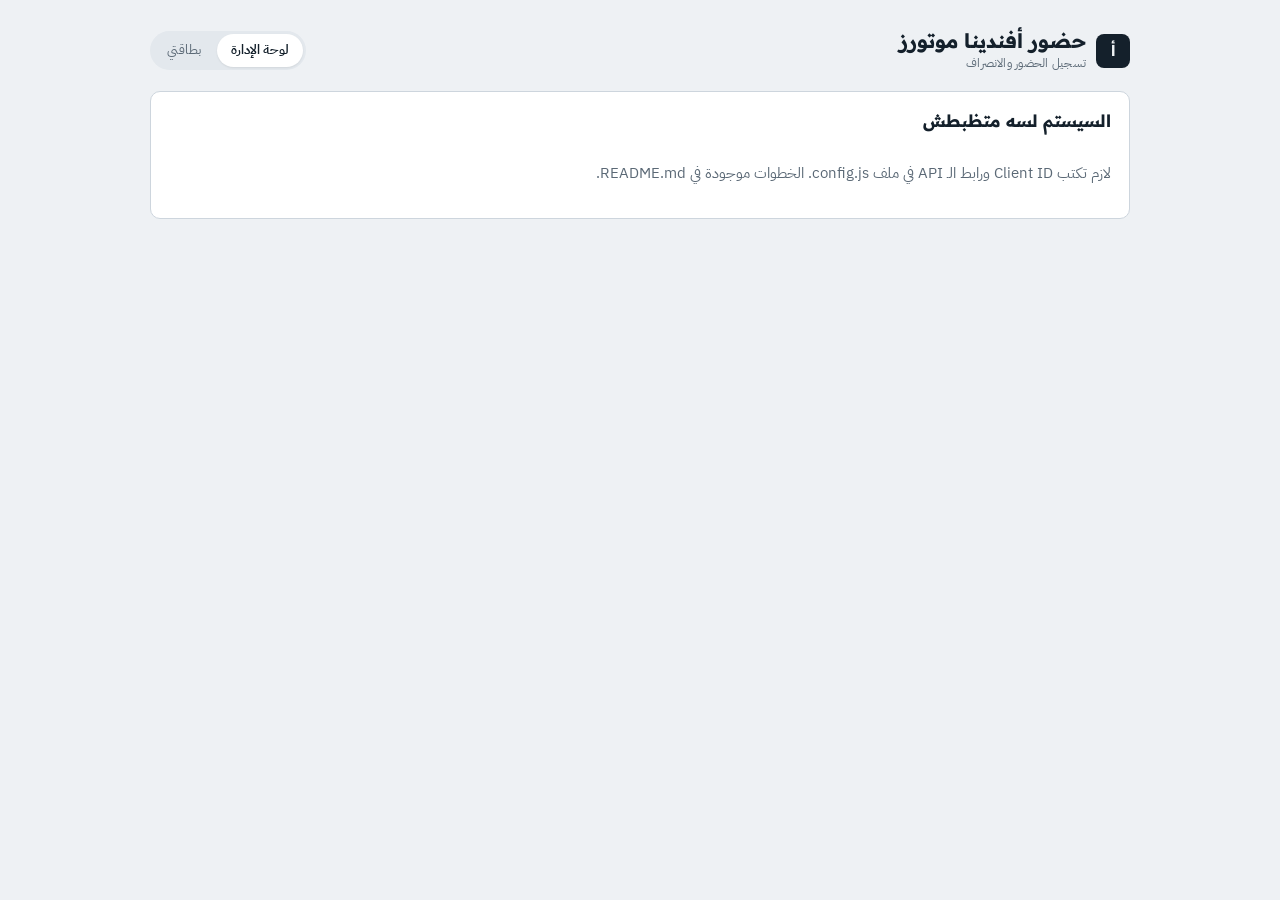
<file: attendance/index.html>
<!doctype html>
<html lang="ar" dir="rtl">
<head>
<meta charset="utf-8">
<meta name="viewport" content="width=device-width,initial-scale=1,viewport-fit=cover">
<title>حضور أفندينا موتورز</title>
<meta name="theme-color" content="#14202B">
<meta property="og:title" content="حضور أفندينا موتورز">
<meta property="og:image" content="thumb.png">
<link rel="icon" href="data:image/svg+xml,%3Csvg xmlns='http://www.w3.org/2000/svg' viewBox='0 0 32 32'%3E%3Crect width='32' height='32' rx='7' fill='%2314202B'/%3E%3Ccircle cx='16' cy='16' r='9' fill='none' stroke='%23E3963A' stroke-width='2.5'/%3E%3Cpath d='M16 10v6l4 3' stroke='%23E3963A' stroke-width='2.5' fill='none' stroke-linecap='round'/%3E%3C/svg%3E">
<link rel="preconnect" href="https://fonts.googleapis.com">
<link rel="stylesheet" href="https://fonts.googleapis.com/css2?family=IBM+Plex+Sans+Arabic:wght@400;500;600&family=Readex+Pro:wght@500;700&family=IBM+Plex+Mono:wght@500&display=swap">
<link rel="stylesheet" href="styles.css">
<script src="https://accounts.google.com/gsi/client" async></script>
<script src="config.js"></script>
<script src="app.js" defer></script>
</head>
<body>
<div class="wrap">
  <header class="top">
    <div class="brand"><div class="mark">أ</div><div><h1>حضور أفندينا موتورز</h1><small id="sub">تسجيل الحضور والانصراف</small></div></div>
    <div class="row">
      <div id="modeSwitch" hidden class="seg" role="group" aria-label="العرض">
        <button id="mAdmin" aria-pressed="true">لوحة الإدارة</button>
        <button id="mMe" aria-pressed="false">بطاقتي</button>
      </div>
      <button id="logout" class="btn sm" hidden>خروج</button>
    </div>
  </header>
  <main id="view">
    <div class="panel"><div class="empty-state">جاري التحميل…</div></div>
  </main>
</div>
</body>
</html>
</file>
<file: attendance/styles.css>
/* Layout: a single punch-card column for employees; a tabbed control desk for the manager. */
:root{
  --bg:#EEF1F4; --surface:#FFFFFF; --sunk:#E3E8ED; --line:#CDD5DD;
  --ink:#14202B; --muted:#5B6976; --accent:#C9781A; --accent-ink:#FFFFFF; --accent-soft:#F6E6D1;
  --ok:#1E7A55; --ok-soft:#DCEFE6; --warn:#A8620B; --warn-soft:#FBEBD3;
  --bad:#B4332E; --bad-soft:#F7DEDC; --info:#2D5F9A; --info-soft:#DDE7F4; --quiet-soft:#E6E9ED;
  --f-display:"Readex Pro","IBM Plex Sans Arabic",Tahoma,sans-serif;
  --f-body:"IBM Plex Sans Arabic",Tahoma,"Segoe UI",sans-serif;
  --f-mono:"IBM Plex Mono",ui-monospace,Menlo,monospace;
  --r:10px;
}
@media (prefers-color-scheme: dark){:root:not([data-theme="light"]){
  --bg:#0E151B; --surface:#16212A; --sunk:#1D2A35; --line:#2B3B48;
  --ink:#E6ECF1; --muted:#93A3B1; --accent:#E3963A; --accent-ink:#1A1206; --accent-soft:#3A2A15;
  --ok:#5CC596; --ok-soft:#173326; --warn:#F0AE55; --warn-soft:#3A2A12;
  --bad:#F07C75; --bad-soft:#3B1C1B; --info:#86B2E8; --info-soft:#1A2B40; --quiet-soft:#222E38;
  color-scheme:dark}}
:root[data-theme="dark"]{
  --bg:#0E151B; --surface:#16212A; --sunk:#1D2A35; --line:#2B3B48;
  --ink:#E6ECF1; --muted:#93A3B1; --accent:#E3963A; --accent-ink:#1A1206; --accent-soft:#3A2A15;
  --ok:#5CC596; --ok-soft:#173326; --warn:#F0AE55; --warn-soft:#3A2A12;
  --bad:#F07C75; --bad-soft:#3B1C1B; --info:#86B2E8; --info-soft:#1A2B40; --quiet-soft:#222E38;
  color-scheme:dark}
*{box-sizing:border-box}
body{background:var(--bg);color:var(--ink);font-family:var(--f-body);font-size:15px;line-height:1.6;
  padding-left:max(16px,env(safe-area-inset-left,0px));padding-right:max(16px,env(safe-area-inset-right,0px));padding-block:20px 48px}
.wrap{max-width:980px;margin:0 auto;display:flex;flex-direction:column;gap:18px}
h1,h2,h3{font-family:var(--f-display);margin:0;text-wrap:balance;line-height:1.3}
h1{font-size:20px} h2{font-size:17px} h3{font-size:15px}
.num,.mono{font-variant-numeric:tabular-nums}
.mono{font-family:var(--f-mono)}
.muted{color:var(--muted)}
.small{font-size:13px}
header.top{display:flex;align-items:center;justify-content:space-between;gap:12px;flex-wrap:wrap}
.brand{display:flex;align-items:center;gap:10px}
.mark{width:34px;height:34px;border-radius:8px;background:var(--ink);color:var(--bg);display:grid;place-items:center;font-family:var(--f-display);font-weight:700;font-size:15px}
.brand small{display:block;color:var(--muted);font-size:12px;letter-spacing:.02em}
.seg{display:inline-flex;background:var(--sunk);border-radius:999px;padding:3px;gap:2px}
.seg button{border:0;background:transparent;color:var(--muted);padding:6px 14px;border-radius:999px;font:inherit;font-size:13px;cursor:pointer}
.seg button[aria-pressed="true"]{background:var(--surface);color:var(--ink);font-weight:600;box-shadow:0 1px 2px rgba(0,0,0,.08)}
.panel{background:var(--surface);border:1px solid var(--line);border-radius:var(--r);padding:18px;display:flex;flex-direction:column;gap:14px;min-width:0}
.tabs{display:flex;gap:4px;overflow-x:auto;border-bottom:1px solid var(--line);scrollbar-width:none}
.tabs button{border:0;background:none;font:inherit;color:var(--muted);padding:10px 14px;cursor:pointer;border-bottom:2px solid transparent;white-space:nowrap;display:flex;gap:6px;align-items:center}
.tabs button[aria-selected="true"]{color:var(--ink);border-bottom-color:var(--accent);font-weight:600}
.badge{background:var(--accent);color:var(--accent-ink);font-size:11px;border-radius:999px;padding:0 7px;line-height:18px;font-weight:600}
button.btn{font:inherit;border:1px solid var(--line);background:var(--surface);color:var(--ink);border-radius:8px;padding:8px 14px;cursor:pointer;font-weight:500}
button.btn:hover{background:var(--sunk)}
button.btn.primary{background:var(--accent);border-color:var(--accent);color:var(--accent-ink);font-weight:600}
button.btn.primary:hover{filter:brightness(.95)}
button.btn.danger{color:var(--bad);border-color:var(--bad-soft)}
button.btn.sm{padding:5px 10px;font-size:13px}
button:disabled{opacity:.55;cursor:default}
:focus-visible{outline:2px solid var(--accent);outline-offset:2px}
label.f{display:flex;flex-direction:column;gap:4px;font-size:13px;color:var(--muted);min-width:0}
input,select,textarea{font:inherit;font-size:15px;color:var(--ink);background:var(--bg);border:1px solid var(--line);border-radius:8px;padding:8px 10px;width:100%;min-width:0}
textarea{resize:vertical;min-height:64px}
.grid2{display:grid;grid-template-columns:repeat(auto-fit,minmax(180px,1fr));gap:12px}
.row{display:flex;gap:10px;align-items:center;flex-wrap:wrap}
.spread{display:flex;justify-content:space-between;align-items:center;gap:10px;flex-wrap:wrap}
.chip{display:inline-flex;align-items:center;gap:5px;font-size:12px;font-weight:600;border-radius:999px;padding:2px 10px;white-space:nowrap}
.chip::before{content:"";width:6px;height:6px;border-radius:50%;background:currentColor}
.c-ok{background:var(--ok-soft);color:var(--ok)} .c-late{background:var(--warn-soft);color:var(--warn)}
.c-abs{background:var(--bad-soft);color:var(--bad)} .c-leave{background:var(--info-soft);color:var(--info)}
.c-off,.c-wait,.c-future{background:var(--quiet-soft);color:var(--muted)} .c-open{background:var(--accent-soft);color:var(--accent)}
.c-noout{background:var(--warn-soft);color:var(--warn)}
.note{background:var(--sunk);border-radius:8px;padding:10px 12px;font-size:13px;color:var(--muted)}
.msg{font-size:13px;min-height:1.2em}
.msg.err{color:var(--bad)} .msg.good{color:var(--ok)}

/* punch card */
.card{background:var(--surface);border:1px solid var(--line);border-radius:14px;overflow:hidden}
.card-head{background:var(--ink);color:var(--bg);padding:16px 18px;display:flex;justify-content:space-between;align-items:flex-end;gap:12px;flex-wrap:wrap}
.clock{font-family:var(--f-mono);font-size:44px;line-height:1;letter-spacing:.02em;font-variant-numeric:tabular-nums;direction:ltr}
.card-head .d{font-size:13px;opacity:.8}
.slots{display:grid;grid-template-columns:1fr 1fr;border-bottom:1px dashed var(--line)}
.slot{padding:14px 18px;display:flex;flex-direction:column;gap:2px}
.slot+.slot{border-inline-start:1px dashed var(--line)}
.slot .lbl{font-size:12px;color:var(--muted);letter-spacing:.03em}
.stamp{font-family:var(--f-mono);font-size:24px;font-variant-numeric:tabular-nums;direction:ltr;text-align:right}
.stamp.empty{color:var(--line)}
.card-body{padding:16px 18px;display:flex;flex-direction:column;gap:12px}
.bigbtn{font:inherit;font-family:var(--f-display);font-size:18px;font-weight:700;width:100%;padding:16px;border-radius:12px;border:0;cursor:pointer;background:var(--accent);color:var(--accent-ink)}
.bigbtn.out{background:var(--ink);color:var(--bg)}
.bigbtn:disabled{opacity:.5}
.stats{display:grid;grid-template-columns:repeat(auto-fit,minmax(130px,1fr));gap:10px}
.stat{background:var(--sunk);border-radius:8px;padding:10px 12px}
.stat b{display:block;font-family:var(--f-display);font-size:19px;font-variant-numeric:tabular-nums}
.stat span{font-size:12px;color:var(--muted)}

/* lists / tables */
.tablewrap{overflow-x:auto;border:1px solid var(--line);border-radius:8px}
table{border-collapse:collapse;width:100%;font-size:14px;font-variant-numeric:tabular-nums}
th,td{padding:9px 12px;text-align:right;border-bottom:1px solid var(--line);white-space:nowrap}
th{font-size:12px;color:var(--muted);font-weight:600;background:var(--sunk);letter-spacing:.02em}
tr:last-child td{border-bottom:0}
td.name{font-weight:600}
.list{display:flex;flex-direction:column}
.item{display:flex;justify-content:space-between;align-items:center;gap:10px;padding:10px 0;border-bottom:1px solid var(--line);flex-wrap:wrap}
.item:last-child{border-bottom:0}
.item .main{min-width:0;display:flex;flex-direction:column}
.empty-state{padding:22px;text-align:center;color:var(--muted);border:1px dashed var(--line);border-radius:8px;font-size:14px}
.counts{display:flex;gap:8px;flex-wrap:wrap}
.branchbox{border:1px solid var(--line);border-radius:8px;padding:12px;display:flex;flex-direction:column;gap:10px}
.days{display:flex;gap:6px;flex-wrap:wrap}
.days label{display:flex;align-items:center;gap:4px;font-size:13px;background:var(--sunk);padding:4px 8px;border-radius:6px;cursor:pointer}
.days input{width:auto}
@media (max-width:520px){.clock{font-size:36px}.stamp{font-size:20px}}
@media (prefers-reduced-motion:reduce){*{transition:none!important;animation:none!important}}

.login{max-width:420px;margin:40px auto;text-align:center;align-items:center}
.login #gbtn{min-height:44px}
.dist{font-size:12px;color:var(--muted)}
.link{background:none;border:0;color:var(--accent);font:inherit;cursor:pointer;padding:0;text-decoration:underline}
</file>
